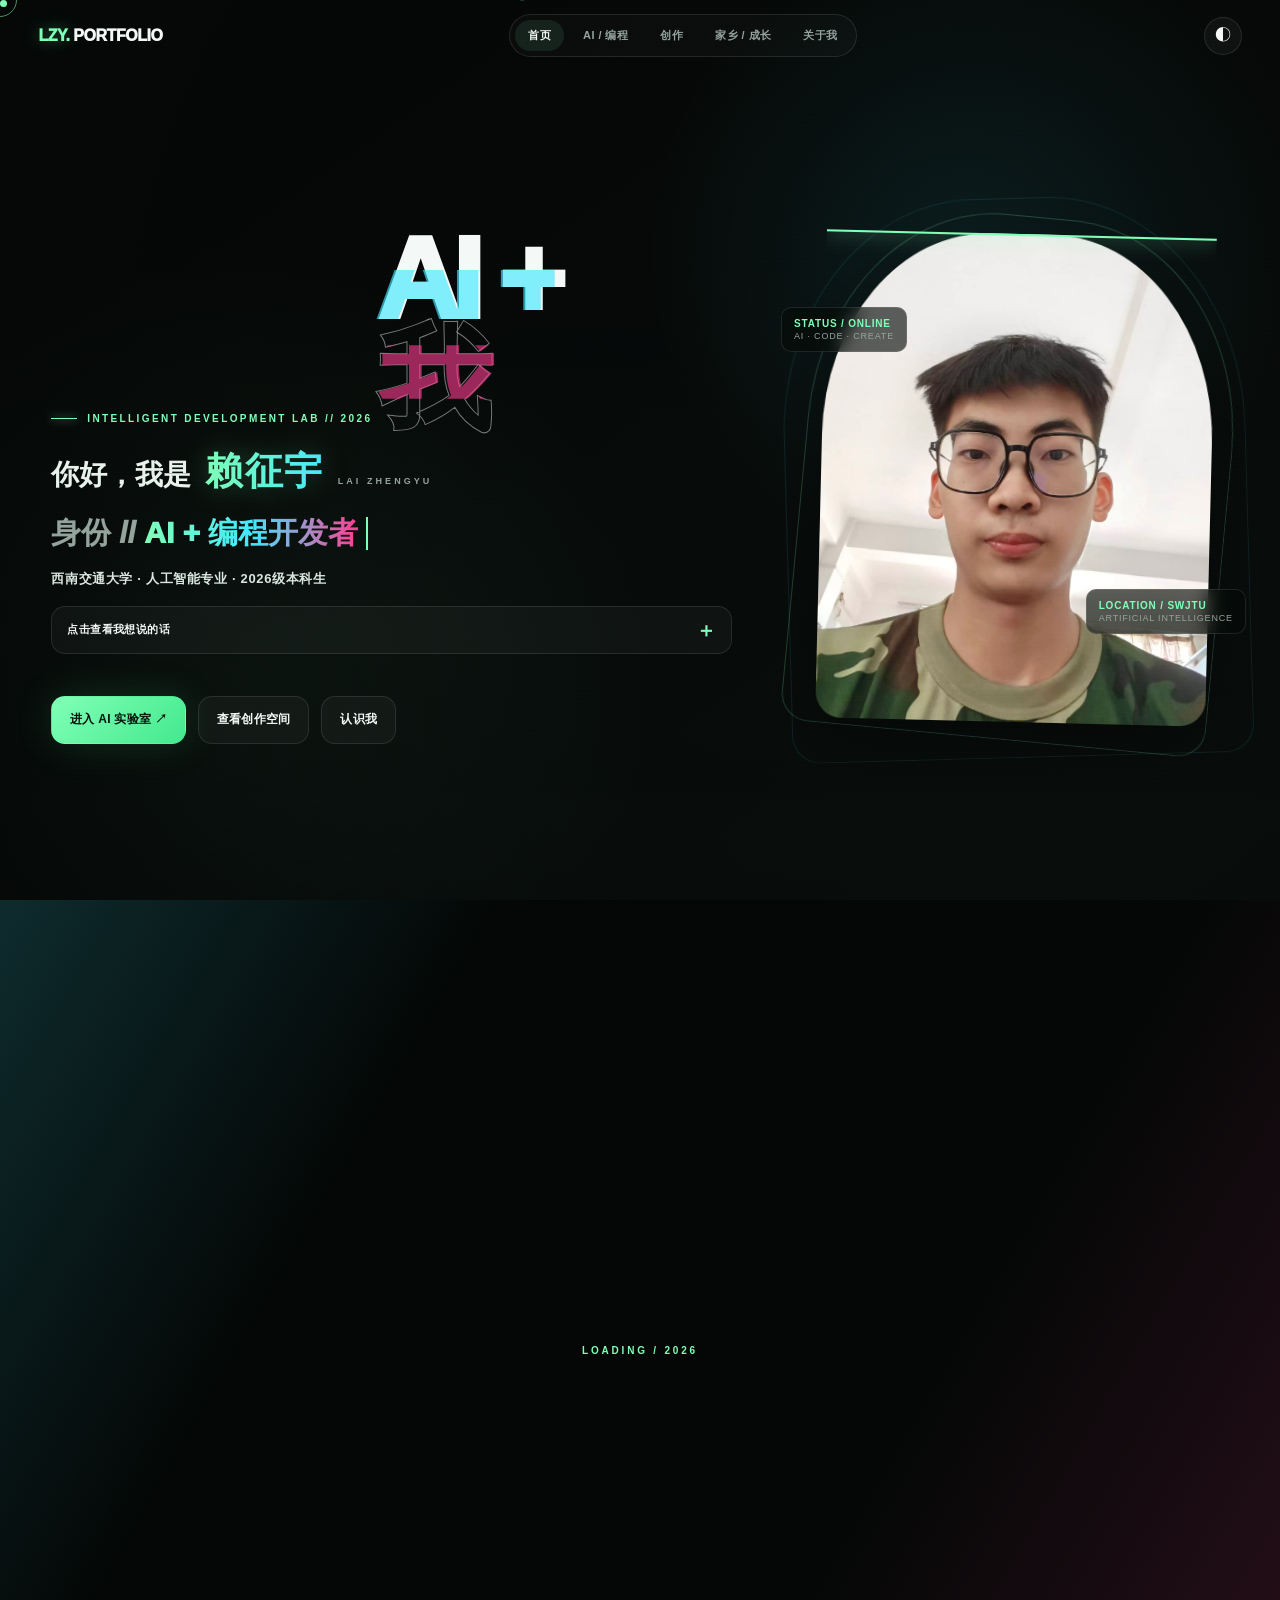
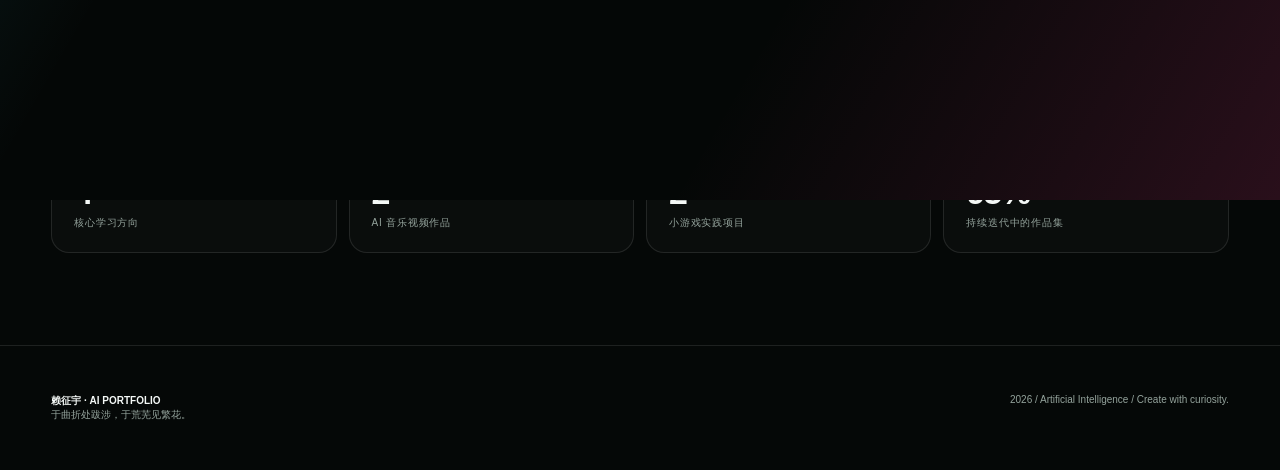
<file: index.html>
<!DOCTYPE html>
<html lang="zh-CN" data-theme="dark">
<head>
<meta charset="UTF-8">
<meta name="viewport" content="width=device-width,initial-scale=1,viewport-fit=cover">
<meta name="theme-color" content="#050807">
<meta name="description" content="赖征宇｜人工智能专业学生｜AI编程、自媒体创作、数学与持续学习个人作品集">
<title>赖征宇｜AI Portfolio</title>
<link rel="stylesheet" href="style.css?v=20260915">
</head>
<body>
<div class="page-transition"></div><div class="cursor-dot"></div><div class="cursor-ring"></div>
<nav class="nav"><div class="nav-inner">
  <a class="brand" href="index.html" data-transition><span class="mark">LZY.</span> PORTFOLIO</a>
  <div class="nav-links"><a class="active" href="index.html" data-transition>首页</a><a href="ai.html" data-transition>AI / 编程</a><a href="creation.html" data-transition>创作</a><a href="hometown.html" data-transition>家乡 / 成长</a><a href="about.html" data-transition>关于我</a></div>
  <div class="nav-actions"><button class="icon-btn" id="themeBtn" aria-label="切换主题">◐</button><button class="icon-btn menu-btn" aria-label="菜单">☰</button></div>
</div></nav>

<main>
<section class="hero photo-hero">
  <canvas class="matrix-canvas" id="matrix"></canvas><div class="hero-vignette"></div>
  <div class="container hero-grid">
    <div>
      <div class="eyebrow">Intelligent Development Lab // 2026</div>
      <h1 class="hero-title glitch auto" data-text="AI + 我">AI +<br><span class="outline">我</span></h1>
      <div class="hero-name">你好，我是 <b>赖征宇</b><span class="hero-name-en">LAI ZHENGYU</span></div>
      <div class="type-line"><span class="prefix">身份 //</span><span id="typed"></span><span class="caret"></span></div>
      <p class="hero-lead">西南交通大学 · 人工智能专业 · 2026级本科生</p>
      <div class="info-reveal compact">
        <button class="reveal-toggle" type="button" aria-expanded="false">点击查看我想说的话 <span>＋</span></button>
        <div class="reveal-panel"><p class="hero-copy">这里不是一份静态简历，而是一个持续更新的数字作品集：代码、AI 实验、数学基础、视频创作、音乐作品与运动都在这里汇合。我更希望用正在发生的作品和成长轨迹，而不是一串静态标签来介绍自己。</p></div>
      </div>
      <div class="hero-actions"><a class="btn primary" href="ai.html" data-transition>进入 AI 实验室 ↗</a><a class="btn" href="creation.html" data-transition>查看创作空间</a><a class="btn" href="about.html" data-transition>认识我</a></div>
    </div>
    <div class="hero-visual">
      <div class="portrait-shell tilt"><img src="头像.jpg" alt="赖征宇头像"><div class="scan"></div></div>
      <div class="hud one"><b>STATUS / ONLINE</b>AI · CODE · CREATE</div>
      <div class="hud two"><b>LOCATION / SWJTU</b>ARTIFICIAL INTELLIGENCE</div>
    </div>
  </div>
</section>

<div class="marquee"><div class="marquee-track"><span><b>AI DEVELOPMENT</b> · PYTHON · C LANGUAGE · VIBE CODING · MATHEMATICS · GENERATIVE AI · VIDEO CREATION · BADMINTON · </span><span><b>AI DEVELOPMENT</b> · PYTHON · C LANGUAGE · VIBE CODING · MATHEMATICS · GENERATIVE AI · VIDEO CREATION · BADMINTON · </span></div></div>

<section class="section"><div class="container">
  <div class="section-head reveal"><div><div class="kicker">Choose a Route</div><h2>四条线索，<br>认识同一个我。</h2></div><p>代码、创作、家乡与个人成长不是彼此割裂的标签。首页只提供入口，真正的故事留在各个空间里慢慢展开。</p></div>
  <div class="identity-grid four">
    <a class="card identity ai tilt reveal" href="ai.html" data-transition><span class="big-mark">01</span><div><span class="num">01 / DEVELOPMENT</span></div><div><h3>AI + 编程开发者</h3><p>AI 编程、数学成长、可运行小游戏与六项人工智能相关认证。</p></div><div class="go"><span>ENTER LAB</span><span>→</span></div></a>
    <a class="card identity media tilt reveal" href="creation.html" data-transition><span class="big-mark">02</span><div><span class="num">02 / CREATIVE MEDIA</span></div><div><h3>自媒体创作者</h3><p>AI 音乐、视频表达、互联网内容实践，以及不断被重新组织的创作兴趣。</p></div><div class="go"><span>ENTER STUDIO</span><span>→</span></div></a>
    <a class="card identity hometown tilt reveal" href="hometown.html" data-transition><span class="big-mark">03</span><div><span class="num">03 / ROOTS & GROWTH</span></div><div><h3>来自江西赣州</h3><p>赣南脐橙、古城风景与县城中学的起点：从“做题”走向“善用工具解决问题”。</p></div><div class="go"><span>BACK TO ROOTS</span><span>→</span></div></a>
    <a class="card identity about tilt reveal" href="about.html" data-transition><span class="big-mark">04</span><div><span class="num">04 / PERSONAL STORY</span></div><div><h3>学习者与行动者</h3><p>教育、英语、体育与长期主义；把好奇心变成持续行动。</p></div><div class="go"><span>READ STORY</span><span>→</span></div></a>
  </div>
</div></section>

<section class="section"><div class="container">
  <div class="stats reveal">
    <div class="stat"><b class="count" data-end="4">0</b><span>核心学习方向</span></div>
    <div class="stat"><b class="count" data-end="2">0</b><span>AI 音乐视频作品</span></div>
    <div class="stat"><b class="count" data-end="2">0</b><span>小游戏实践项目</span></div>
    <div class="stat"><b class="count" data-end="100" data-suffix="%">0</b><span>持续迭代中的作品集</span></div>
  </div>
</div></section>
</main>

<footer class="footer"><div class="container footer-inner"><div><b>赖征宇 · AI PORTFOLIO</b><br><span class="motto">于曲折处跋涉，于荒芜见繁花。</span></div><div>2026 / Artificial Intelligence / Create with curiosity.</div></div></footer>
<script src="app.js?v=20260915"></script>
</body></html>
</file>
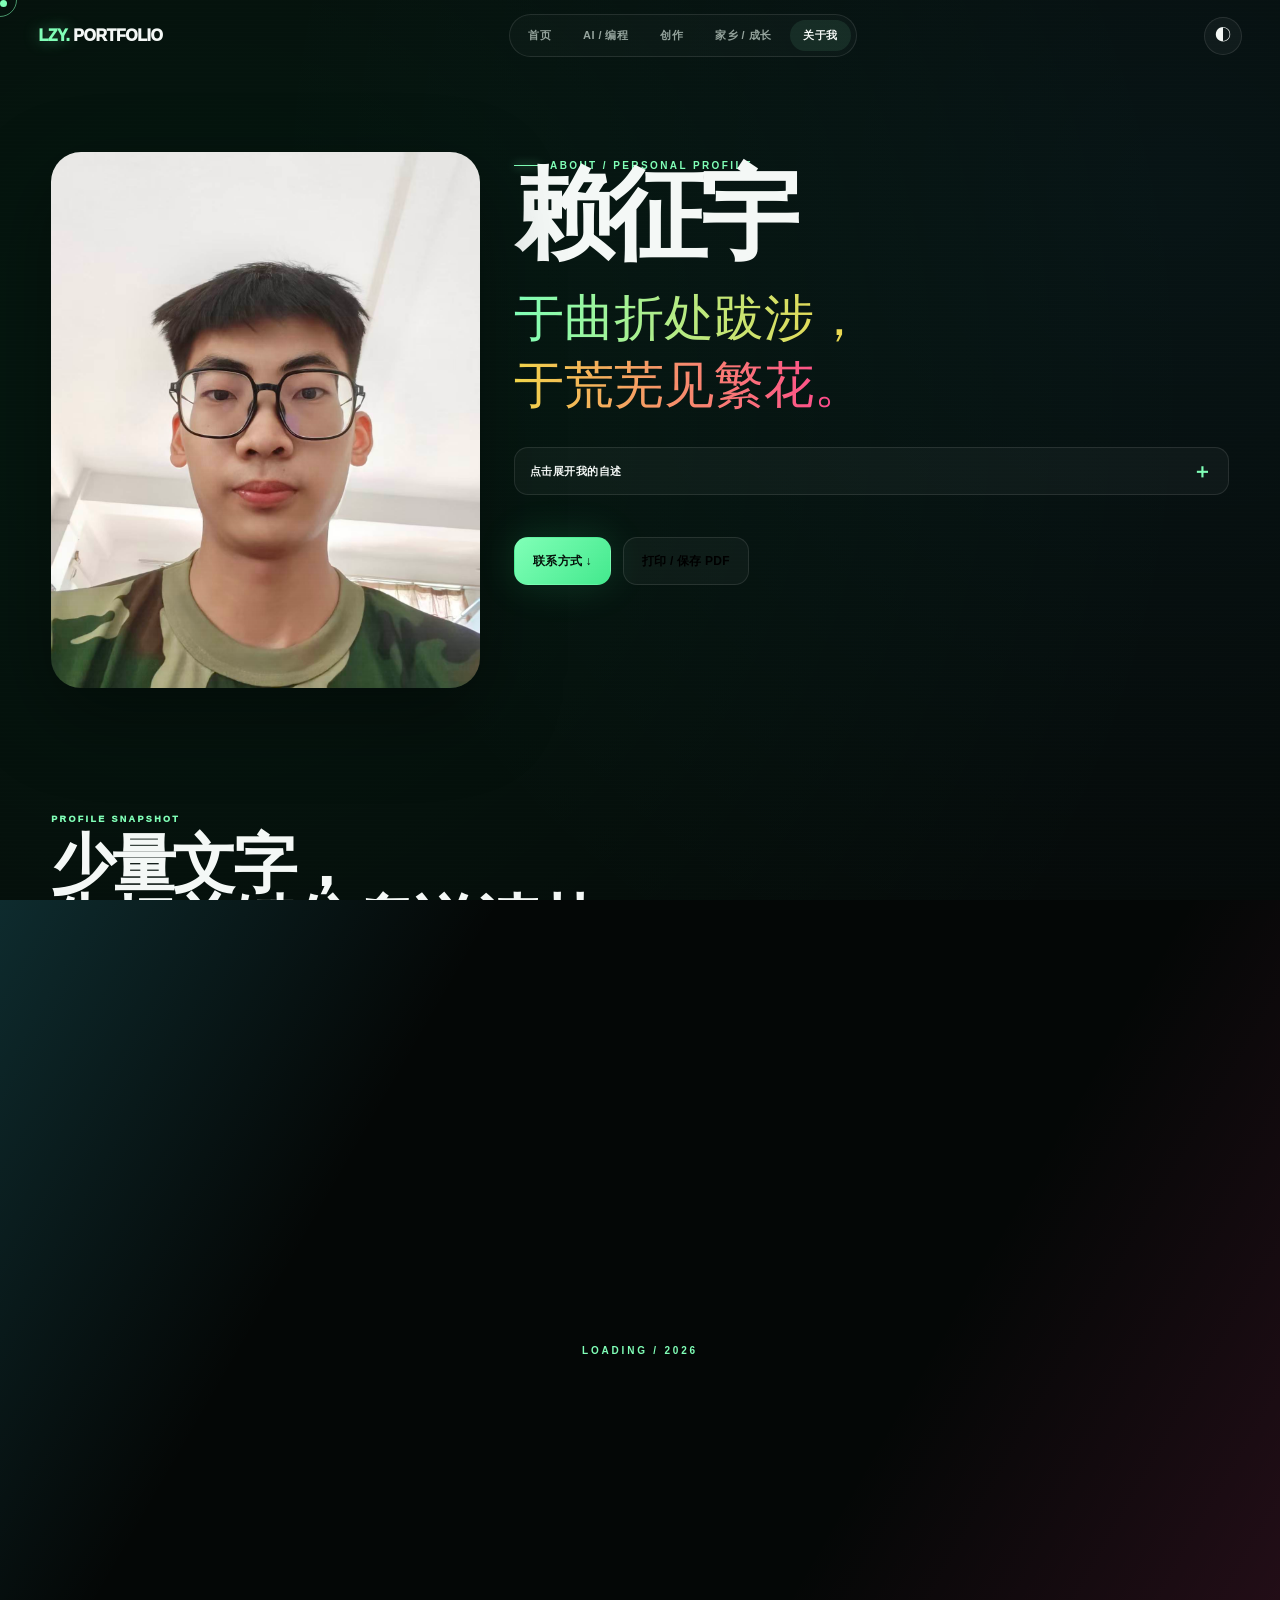
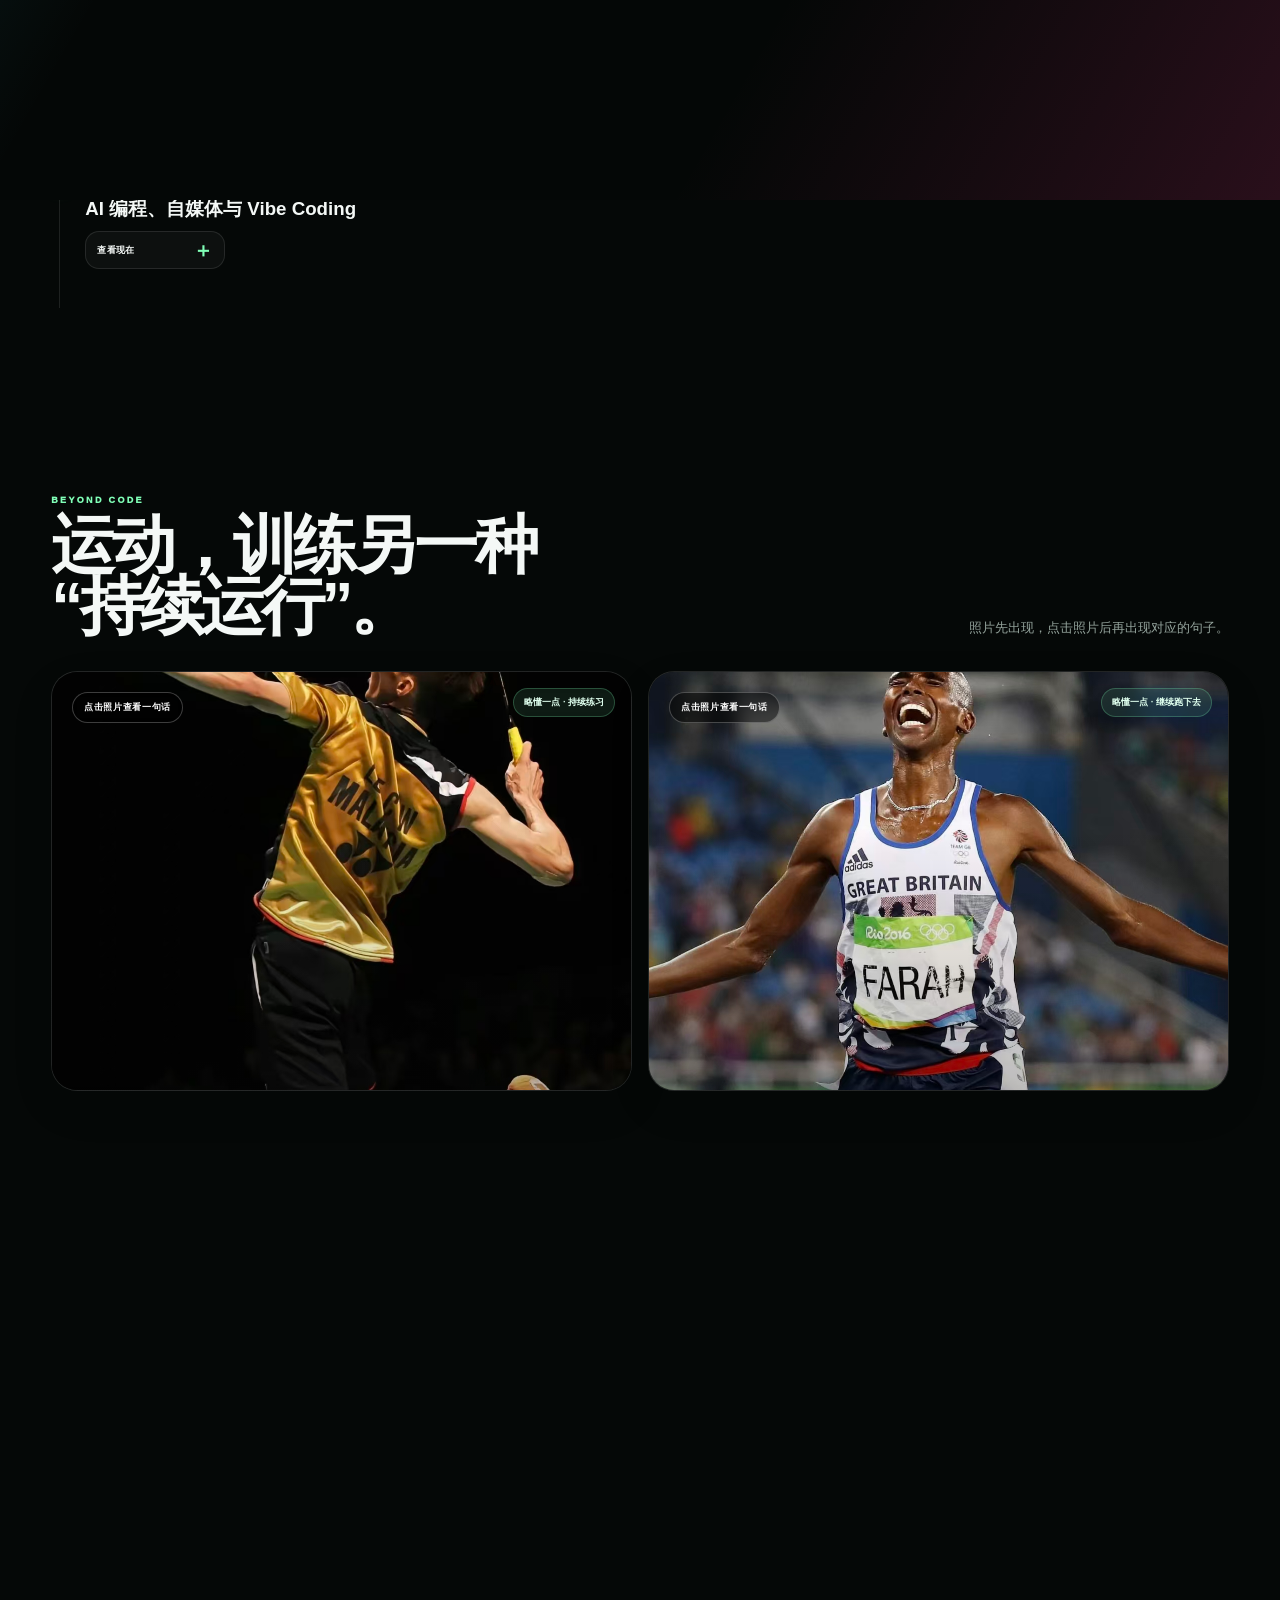
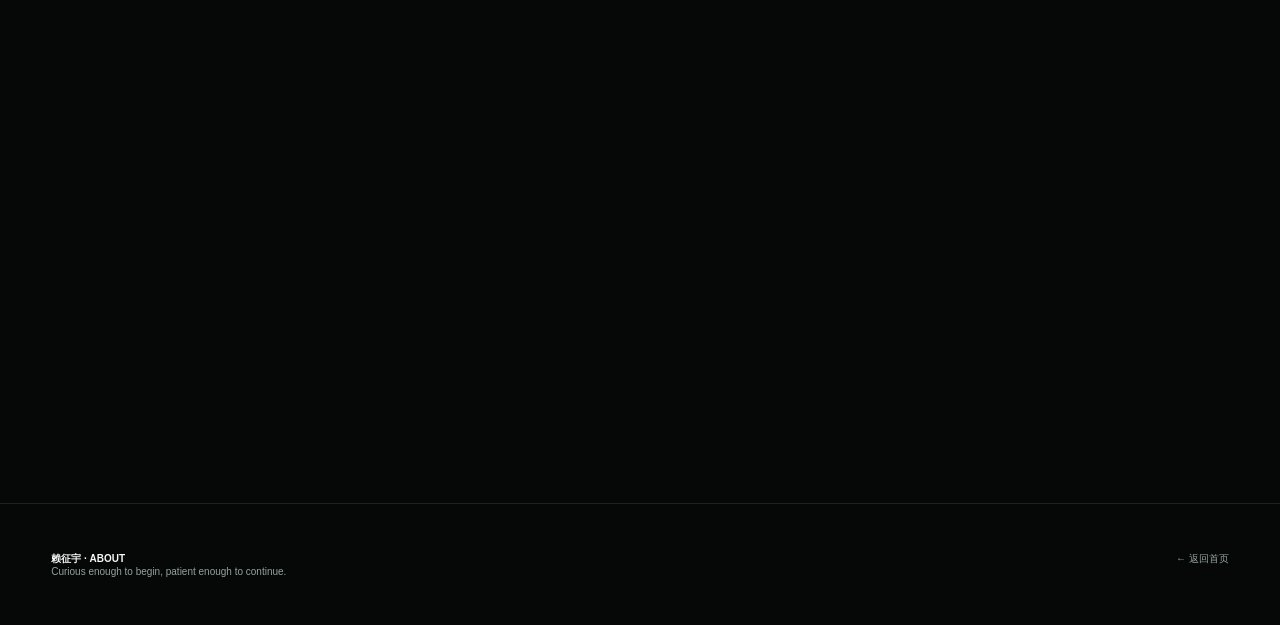
<file: about.html>
<!DOCTYPE html>
<html lang="zh-CN" data-theme="dark"><head><meta charset="UTF-8"><meta name="viewport" content="width=device-width,initial-scale=1,viewport-fit=cover"><meta name="theme-color" content="#050807"><title>关于我｜赖征宇</title><link rel="stylesheet" href="style.css?v=20260915"></head>
<body><div class="page-transition"></div><div class="cursor-dot"></div><div class="cursor-ring"></div><div class="site-toast" id="siteToast" role="status" aria-live="polite"></div>
<nav class="nav"><div class="nav-inner"><a class="brand" href="index.html" data-transition><span class="mark">LZY.</span> PORTFOLIO</a><div class="nav-links"><a href="index.html" data-transition>首页</a><a href="ai.html" data-transition>AI / 编程</a><a href="creation.html" data-transition>创作</a><a href="hometown.html" data-transition>家乡 / 成长</a><a class="active" href="about.html" data-transition>关于我</a></div><div class="nav-actions"><button class="icon-btn" id="themeBtn">◐</button><button class="icon-btn menu-btn">☰</button></div></div></nav>
<main>
<section class="section about-hero"><div class="container about-grid"><div class="about-photo reveal-left"><img src="头像.jpg" alt="赖征宇头像"></div><div class="reveal-right"><div class="eyebrow">About / Personal Profile</div><h1 class="about-name">赖征宇</h1><div class="about-quote motto">于曲折处跋涉，<br>于荒芜见繁花。</div><div class="info-reveal"><button class="reveal-toggle" type="button" aria-expanded="false">点击展开我的自述 <span>＋</span></button><div class="reveal-panel"><p class="hero-copy">西南交通大学人工智能专业 2026 级本科生。对新事物保持好奇与接纳，喜欢在已有框架之下探索新的可能性，也愿意主动寻找更高效率的工具完成创造性任务。我希望未来能够长期把热爱与汗水投入人工智能领域，把数学、代码、工程能力、AI 工具与创造力真正连接起来。</p></div></div><div class="hero-actions"><a class="btn primary" href="#contact">联系方式 ↓</a><button class="btn" id="printBtn">打印 / 保存 PDF</button></div></div></div></section>

<section class="section profile-snapshot"><div class="container"><div class="section-head reveal"><div><div class="kicker">Profile Snapshot</div><h2>少量文字，<br>先把关键信息说清楚。</h2></div><p>短信息直接呈现；需要解释的经历继续通过点击展开。</p></div><div class="profile-facts reveal"><div class="profile-fact"><small>EDUCATION</small><b>西南交通大学 · 人工智能 · 2026级</b></div><div class="profile-fact"><small>CODE</small><b>Python · C语言 · Web · Vibe Coding</b></div><div class="profile-fact"><small>MATH</small><b>微积分 · 线性代数前置探索</b></div><div class="profile-fact"><small>ENGLISH</small><b>词汇向六级扩展 · 学习过雅思课程</b></div><div class="profile-fact"><small>CREATE</small><b>视频创作 · AI辅助表达 · 互联网资源探索</b></div><div class="profile-fact"><small>SPORT</small><b>长跑 · 羽毛球</b></div></div></div></section>

<section class="section"><div class="container"><div class="section-head reveal"><div><div class="kicker">Education & Growth</div><h2>不是一条直线，<br>而是一条正在延伸的路径。</h2></div><p>时间线先显示关键节点；点击节点，再阅读详细想法。</p></div><div class="timeline reveal">
<div class="time-item"><small>2026.09 — 2030.06 / EXPECTED</small><h3>西南交通大学 · 人工智能专业</h3><div class="info-reveal timeline-reveal"><button class="reveal-toggle" type="button" aria-expanded="false">查看计划 <span>＋</span></button><div class="reveal-panel"><p>本科。计划系统学习高等数学、线性代数、概率统计、数据结构、机器学习、深度学习等课程，并通过项目建立工程能力。</p></div></div></div>
<div class="time-item"><small>PRE-UNIVERSITY</small><h3>数学与英语前置探索</h3><div class="info-reveal timeline-reveal"><button class="reveal-toggle" type="button" aria-expanded="false">查看经历 <span>＋</span></button><div class="reveal-panel"><p>高中阶段开始主动接触微积分、线性代数等内容；英语词汇量逐步向六级方向扩展，并学习过雅思课程。</p></div></div></div>
<div class="time-item"><small>NOW / CONTINUING</small><h3>AI 编程、自媒体与 Vibe Coding</h3><div class="info-reveal timeline-reveal"><button class="reveal-toggle" type="button" aria-expanded="false">查看现在 <span>＋</span></button><div class="reveal-panel"><p>学习 Python、C 语言、Web 前端；用 AI 进行代码生成、调试、创作与效率工具探索，偏爱 Vibe Coding 这类能提高创造效率的工作方式，同时保持视频与互联网内容创作实践。我的重点不是追逐工具本身，而是探索“框架之下还能发生什么”。</p></div></div></div>
</div></div></section>

<section class="section"><div class="container"><div class="section-head reveal"><div><div class="kicker">Beyond Code</div><h2>运动，训练另一种<br>“持续运行”。</h2></div><p>照片先出现，点击照片后再出现对应的句子。</p></div><div class="sports-grid"><div class="card sport story-click reveal-left" tabindex="0" role="button" aria-expanded="false"><img src="体育1.jpg" alt="羽毛球"><span class="sport-note">略懂一点 · 持续练习</span><span class="story-hint">点击照片查看一句话</span><q>即使失败，也要以最漂亮的姿态挥出下一拍。</q></div><div class="card sport story-click reveal-right" tabindex="0" role="button" aria-expanded="false"><img src="体育2.jpg" alt="长跑"><span class="sport-note">略懂一点 · 继续跑下去</span><span class="story-hint">点击照片查看一句话</span><q>当身体撑不住时，意志会带你杀出重围。</q></div></div></div></section>

<section class="section"><div class="container"><div class="card quote-image story-click reveal" tabindex="0" role="button" aria-expanded="false"><img src="名言1.jpg" alt="名言背景图" onerror="this.style.display='none'"><span class="story-hint quote-hint">点击图片查看我想说的话</span><blockquote>我将永远砥砺于粗粝的地表，面前是世界闻名的汪洋巨海，头顶的天空是一道磅礴的彩虹。</blockquote></div></div></section>

<section class="section" id="contact"><div class="container"><div class="section-head reveal"><div><div class="kicker">Contact</div><h2>保持联系。</h2></div><p>微信号点击即可复制；QQ 邮箱与 Gmail 点击即可发邮件。其余原有联系方式继续保留，不删除已有信息。</p></div><div class="contact-strip contact-four reveal"><button class="contact-cell" type="button" data-copy="laizhengyu081020"><small>WECHAT · 点击复制</small><b>laizhengyu081020</b></button><a class="contact-cell" href="mailto:338922331@qq.com"><small>QQ MAIL</small><b>338922331@qq.com</b></a><a class="contact-cell" href="mailto:lzy081020@gmail.com"><small>GOOGLE MAIL</small><b>lzy081020@gmail.com</b></a><a class="contact-cell" href="tel:19870414182"><small>PHONE</small><b>19870414182</b></a></div></div></section>
</main>
<footer class="footer"><div class="container footer-inner"><div><b>赖征宇 · ABOUT</b><br>Curious enough to begin, patient enough to continue.</div><a href="index.html" data-transition>← 返回首页</a></div></footer><script src="app.js?v=20260915"></script></body></html>
</file>
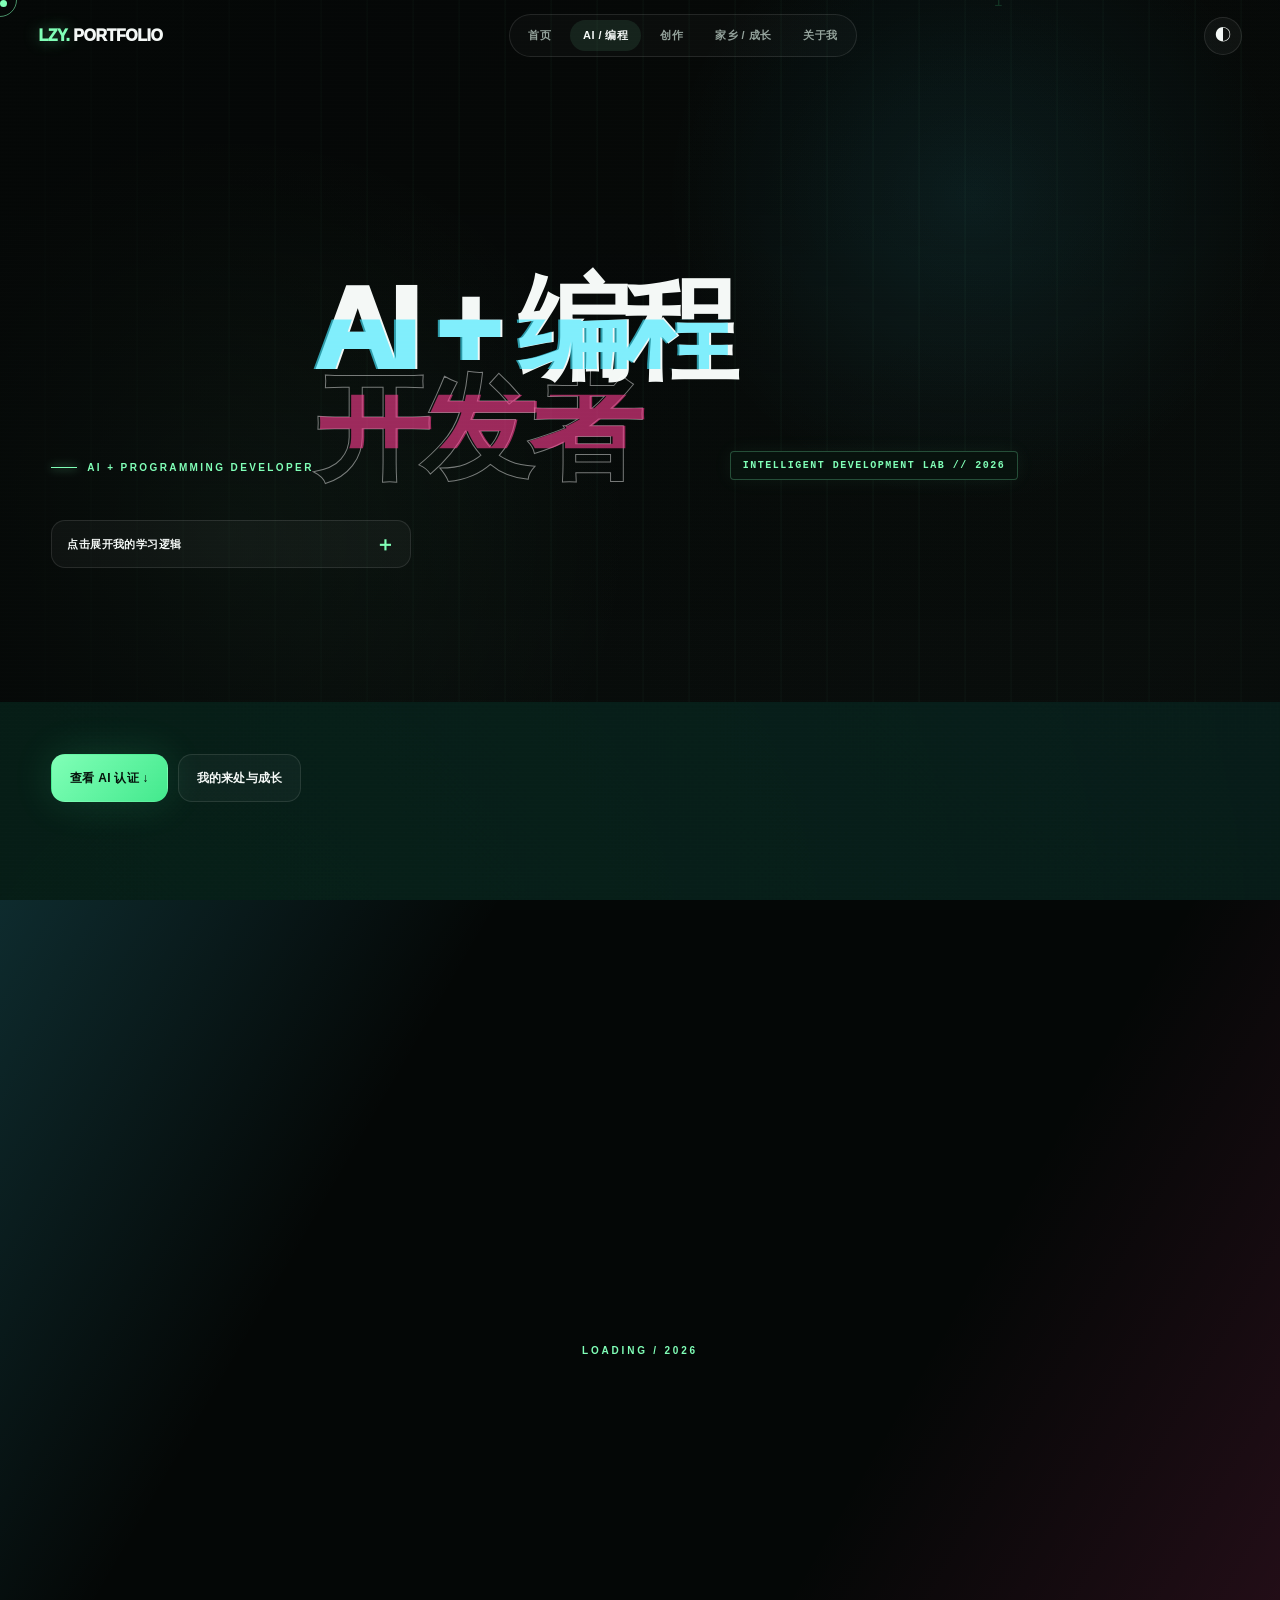
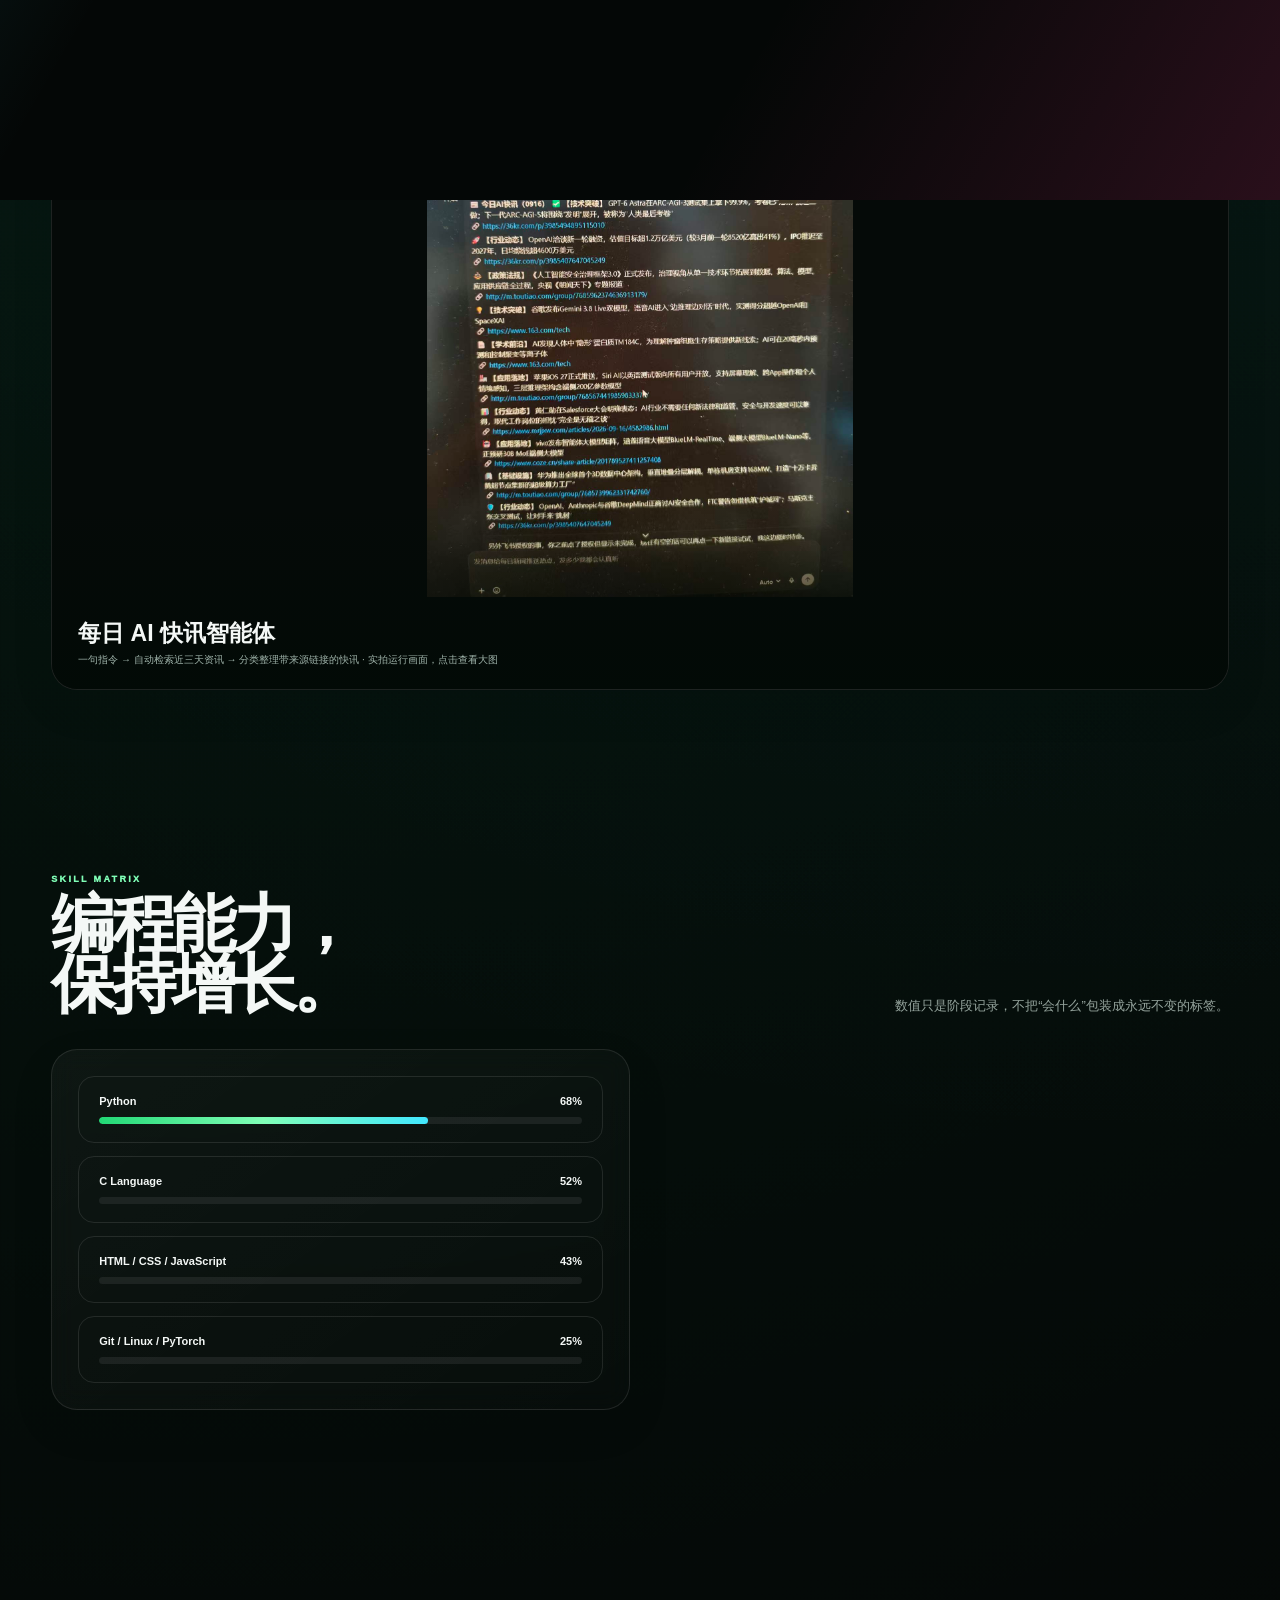
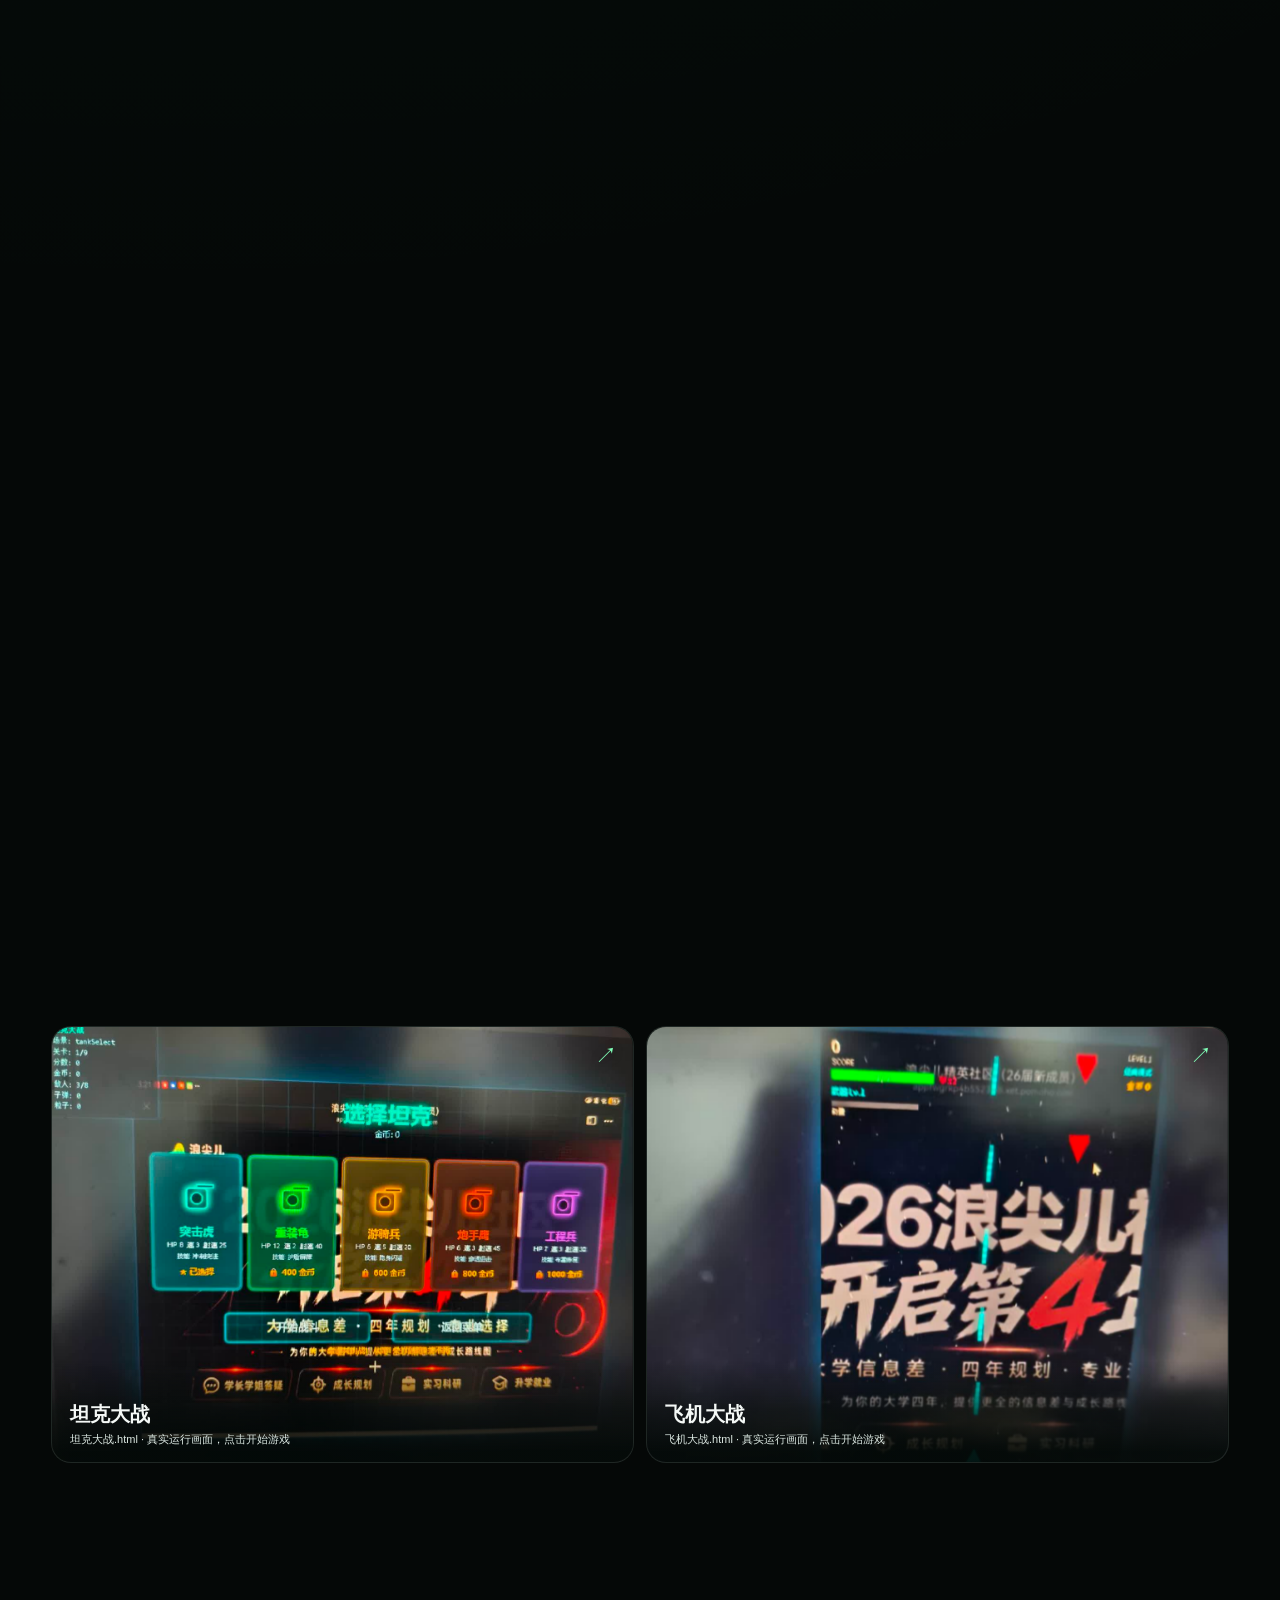
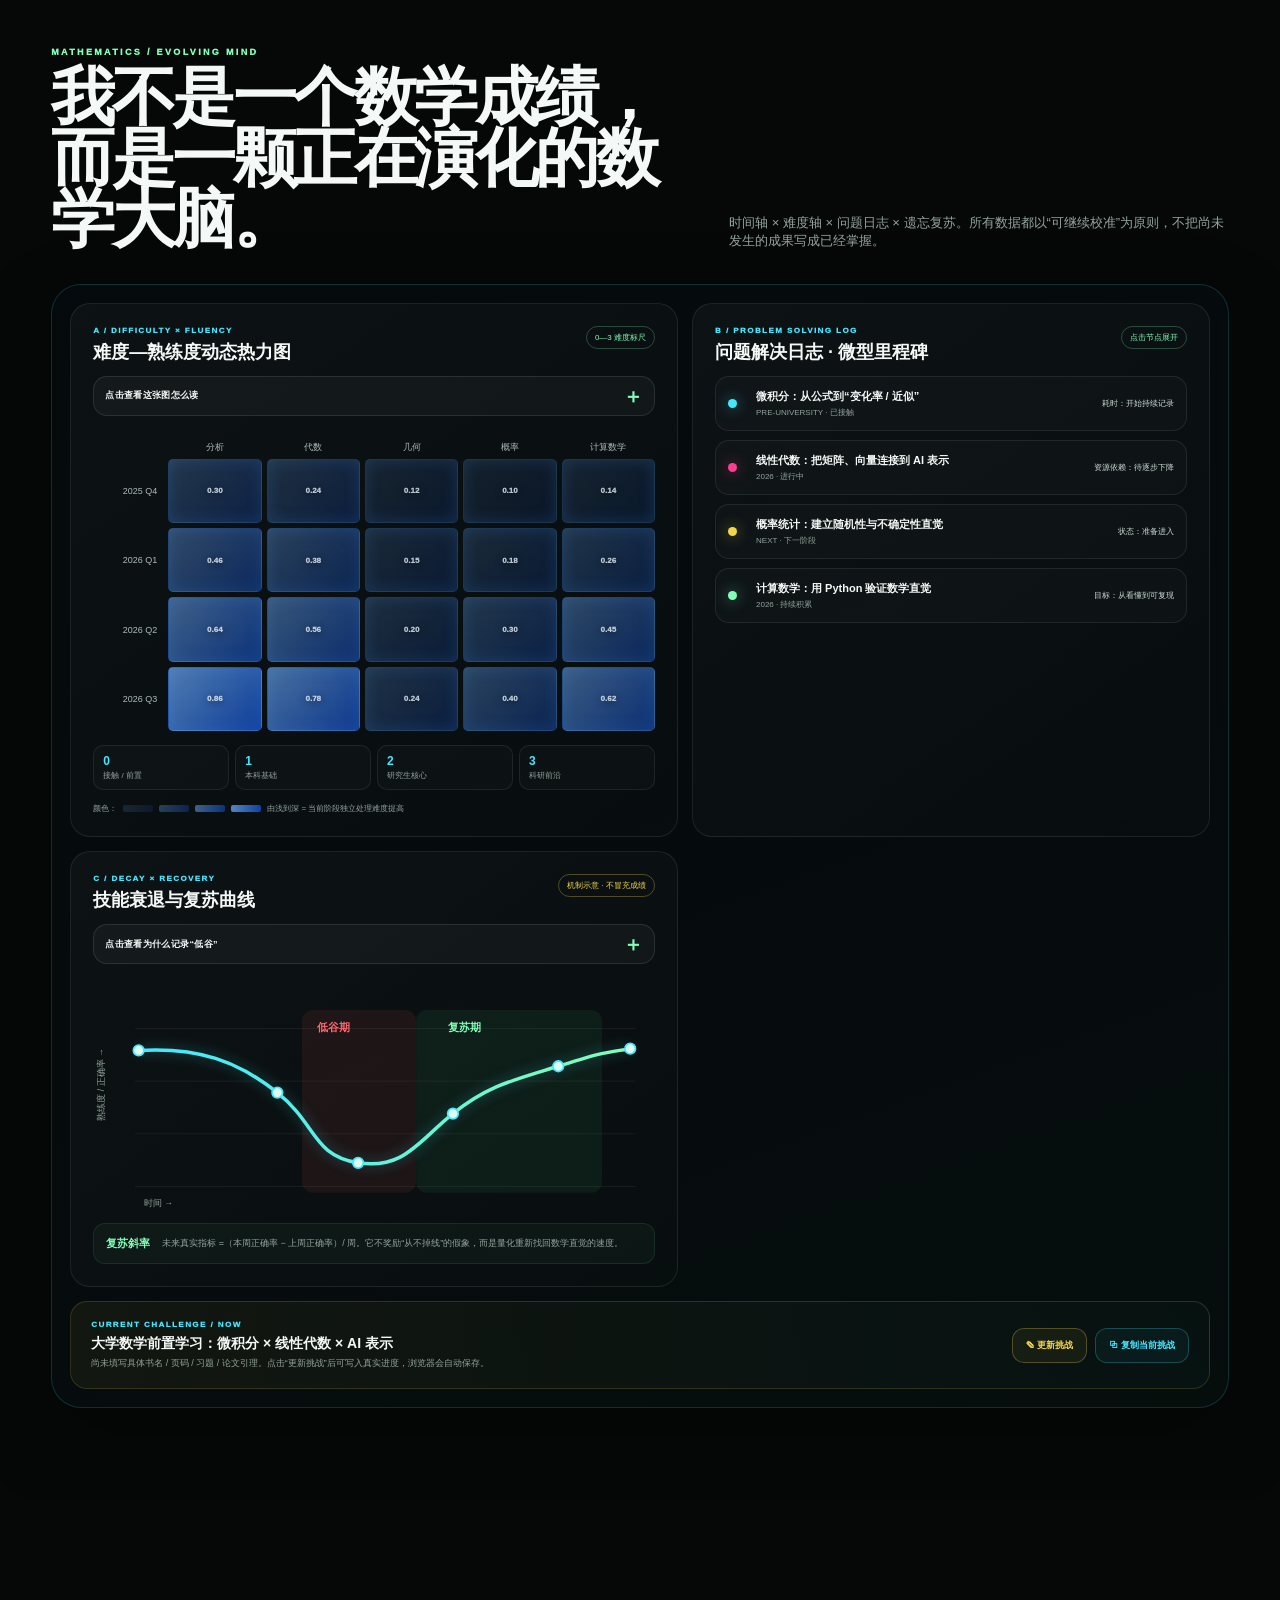
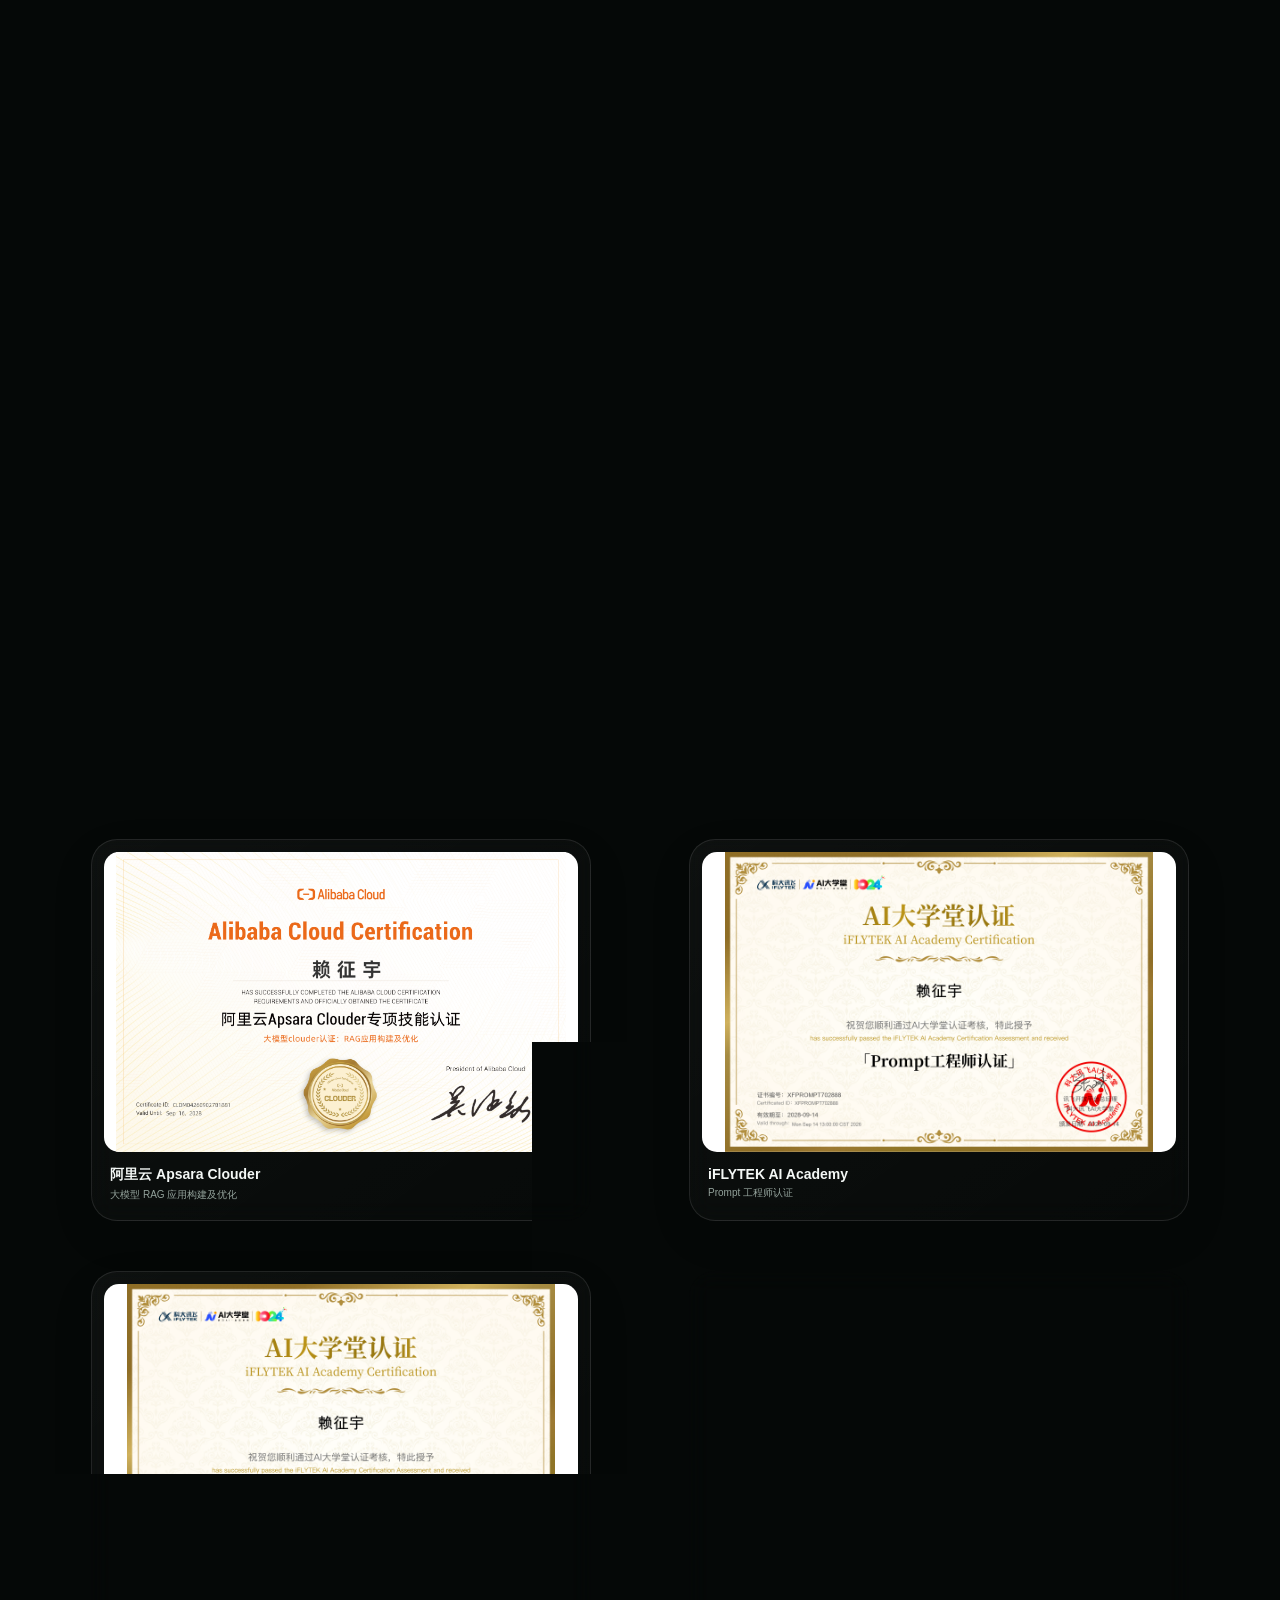
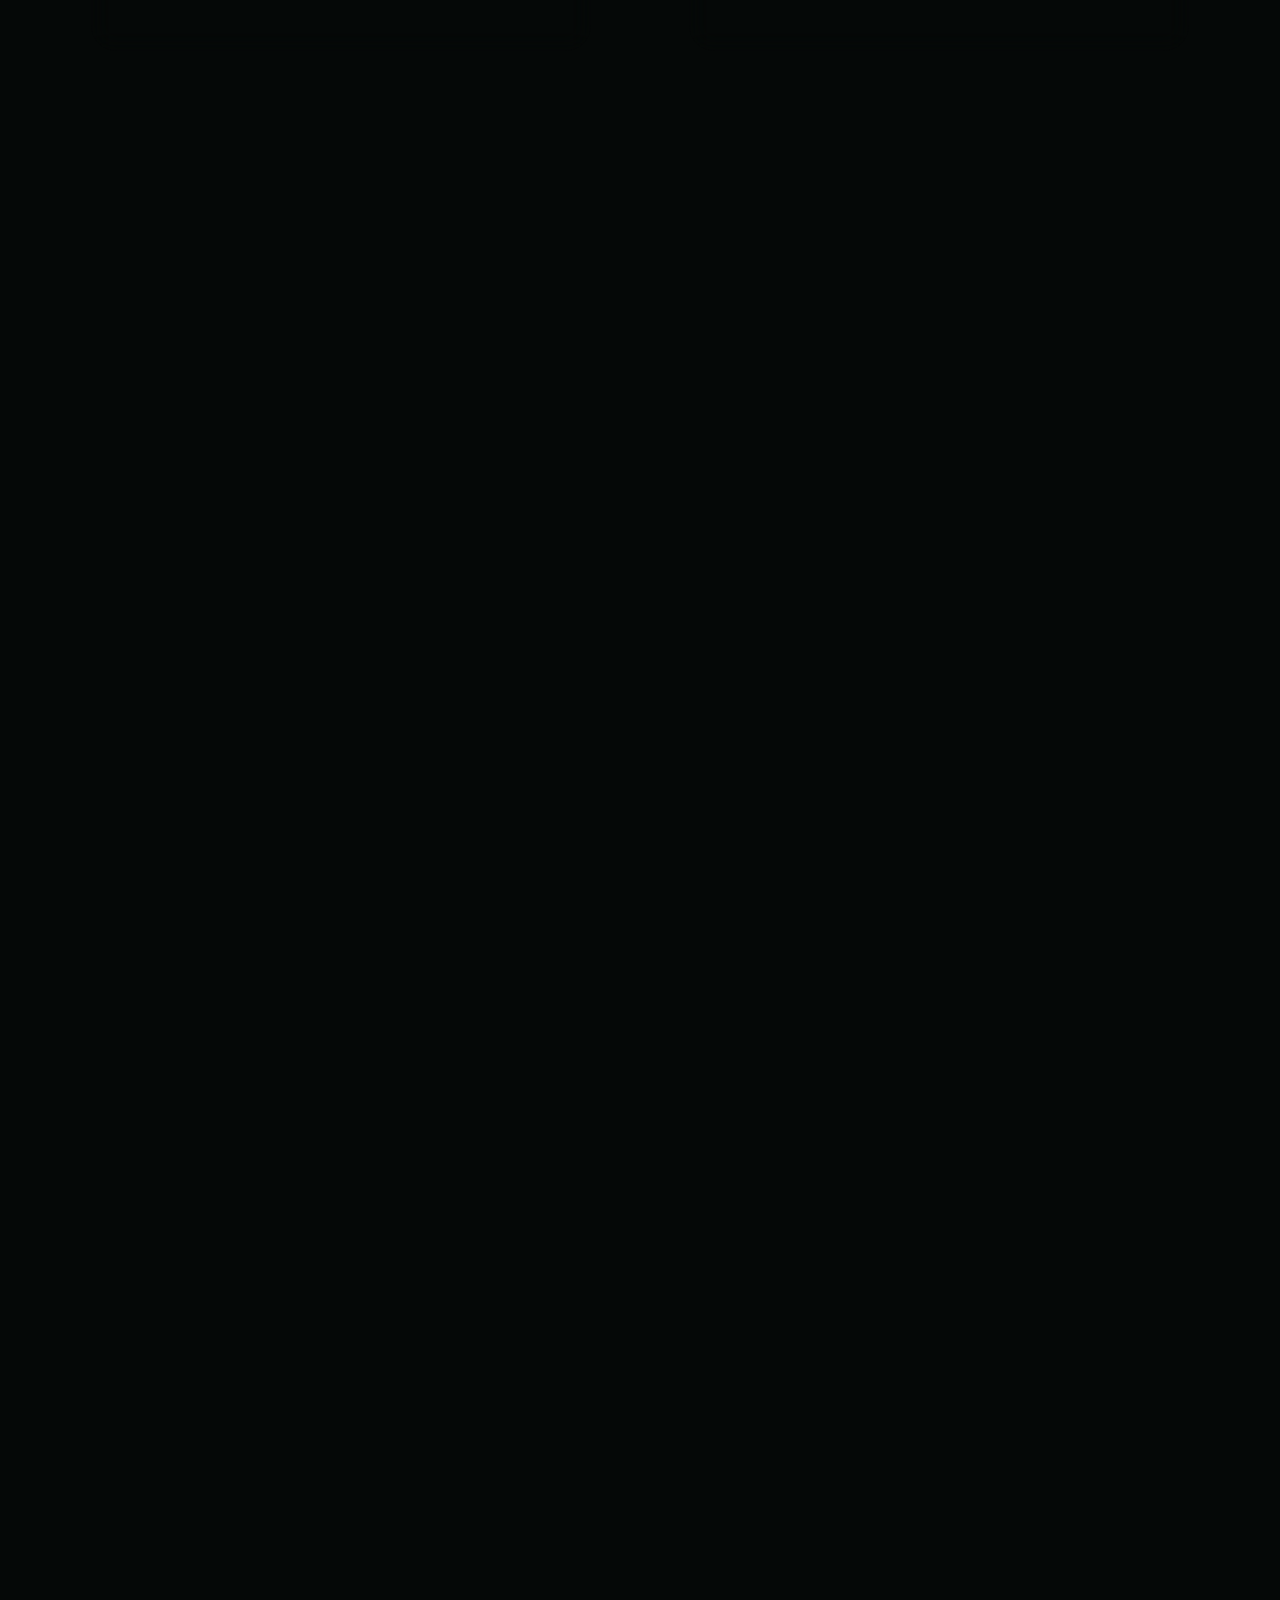
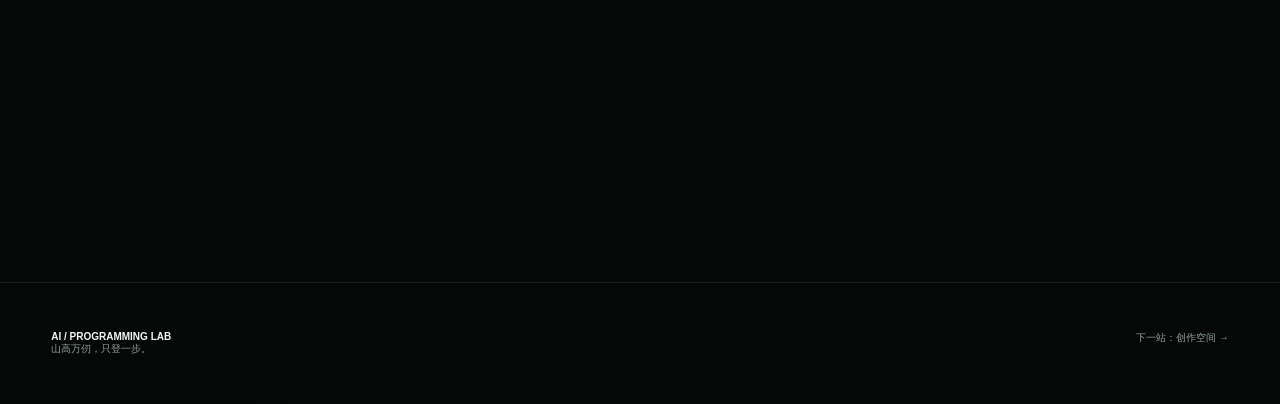
<file: ai.html>
<!DOCTYPE html>
<html lang="zh-CN" data-theme="dark">
<head><meta charset="UTF-8"><meta name="viewport" content="width=device-width,initial-scale=1,viewport-fit=cover"><meta name="theme-color" content="#050807"><title>AI + 编程｜赖征宇</title><link rel="stylesheet" href="style.css?v=20260917d"></head>
<body>
<div class="page-transition"></div><div class="cursor-dot"></div><div class="cursor-ring"></div><div class="site-toast" id="siteToast" role="status" aria-live="polite"></div>
<nav class="nav"><div class="nav-inner"><a class="brand" href="index.html" data-transition><span class="mark">LZY.</span> PORTFOLIO</a><div class="nav-links"><a href="index.html" data-transition>首页</a><a class="active" href="ai.html" data-transition>AI / 编程</a><a href="creation.html" data-transition>创作</a><a href="hometown.html" data-transition>家乡 / 成长</a><a href="about.html" data-transition>关于我</a></div><div class="nav-actions"><button class="icon-btn" id="themeBtn">◐</button><button class="icon-btn menu-btn">☰</button></div></div></nav>
<main>
<section class="page-hero photo-hero ai-photo-hero"><canvas class="matrix-canvas" id="matrix"></canvas><div class="code-rain"></div><div class="hero-vignette"></div><div class="container" style="position:relative;z-index:3"><div class="eyebrow">AI + Programming Developer</div><h1 class="hero-title glitch auto" data-text="AI + 编程开发者">AI + 编程<br><span class="outline">开发者</span></h1><div class="code-badge">INTELLIGENT DEVELOPMENT LAB // 2026</div><div class="info-reveal compact hero-reveal"><button class="reveal-toggle" type="button" aria-expanded="false">点击展开我的学习逻辑 <span>＋</span></button><div class="reveal-panel"><p class="hero-copy">我会借助 AI 和更高效率的工具快速验证创意，但更关注生成之后的理解、调试、重构与验证。对我来说，Vibe Coding 不是跳过基础，而是把重复劳动压缩，把更多精力留给创造、判断和“框架之下的可能性”。AI 是放大器，数学、代码与工程基础决定被放大的质量。</p></div></div></div></section>

<section class="section"><div class="container"><div class="mini-anchor-row reveal"><a class="btn primary" href="#certificates">查看 AI 认证 ↓</a><a class="btn" href="hometown.html" data-transition>我的来处与成长</a></div></div></section>

<section class="section"><div class="container"><div class="section-head reveal"><div><div class="kicker">AI Coding Practice</div><h2>从一句想法，<br>到可以运行。</h2></div><p>图片优先呈现作品，说明文字在需要时再展开，让页面更像作品集而不是长篇自述。</p></div>
<div class="ai-showcase"><div class="card image-card reveal-left"><img src="assets/ai-lab.svg" alt="AI编程成果展示"><div class="image-caption"><strong>AI 编程成果展示</strong><span>需求拆解 · 代码生成 · 调试 · 迭代</span></div></div><div class="card image-card reveal-right"><img src="assets/toolchain.svg" alt="AI实验展示"><div class="image-caption"><strong>AI 创作实验</strong><span>“山高万仞，只登一步。”</span></div></div><a class="card image-card image-card-shot reveal" href="ai-news-agent.jpg" target="_blank" rel="noopener"><img src="ai-news-agent.jpg" alt="每日AI快讯智能体运行实拍：接收一句指令后自动检索近三天AI资讯，并按技术突破、行业动态、政策法规等分类整理成带来源链接的快讯" loading="lazy"><div class="image-caption"><strong>每日 AI 快讯智能体</strong><span>一句指令 → 自动检索近三天资讯 → 分类整理带来源链接的快讯 · 实拍运行画面，点击查看大图</span></div></a></div></div></section>

<section class="section"><div class="container"><div class="section-head reveal"><div><div class="kicker">Skill Matrix</div><h2>编程能力，<br>保持增长。</h2></div><p>数值只是阶段记录，不把“会什么”包装成永远不变的标签。</p></div>
<div class="grid" style="grid-template-columns:1fr 1fr">
  <div class="card card-pad"><div class="skill-list">
    <div class="skill-row"><div class="skill-top"><b>Python</b><span>68%</span></div><div class="skill-track"><div class="skill-fill" style="--w:68%"></div></div></div>
    <div class="skill-row"><div class="skill-top"><b>C Language</b><span>52%</span></div><div class="skill-track"><div class="skill-fill" style="--w:52%"></div></div></div>
    <div class="skill-row"><div class="skill-top"><b>HTML / CSS / JavaScript</b><span>43%</span></div><div class="skill-track"><div class="skill-fill" style="--w:43%"></div></div></div>
    <div class="skill-row"><div class="skill-top"><b>Git / Linux / PyTorch</b><span>25%</span></div><div class="skill-track"><div class="skill-fill" style="--w:25%"></div></div></div>
  </div></div>
  <div class="card card-pad reveal"><div class="kicker">Learning Logic</div><h3 style="font-size:30px">会用 AI，<br>也要看懂 AI 写了什么。</h3><div class="info-reveal"><button class="reveal-toggle" type="button" aria-expanded="false">点击查看学习路线 <span>＋</span></button><div class="reveal-panel"><p>当前重点：Python 基础、C 语言、Web 前端、算法思维；后续逐步进入 NumPy、Pandas、数据结构、PyTorch 与机器学习。</p><ul><li>用小项目形成正反馈</li><li>从错误与调试中理解代码</li><li>把数学概念连接到机器学习</li><li>保持项目可运行、可解释、可复现</li></ul></div></div></div>
</div></div></section>

<section class="section" id="toolkit"><div class="container"><div class="section-head reveal"><div><div class="kicker">AI Toolkit / Daily Workflow</div><h2>工具是放大器，<br>我负责判断方向。</h2></div><p>不迷信工具数量，只留下真正融入日常的组合：从桌面效率到内容创作，再到 Agent 工作流与数据处理，AI 帮我压缩重复劳动，把时间留给思考与创造。</p></div>
<div class="toolkit-grid">
  <div class="card card-pad tool-card reveal"><div class="tool-num">01</div><h3>桌面效率插件组合</h3><p>把重复操作压到最短：<b>Listary</b> 全局秒搜文件、快速启动程序；<b>Snipaste</b> 截图、贴图钉屏、随手标注；网页图片一键提取，收集素材不用再一张张右键另存。</p><div class="tool-tags"><span>Listary</span><span>Snipaste</span><span>网页图片提取</span></div></div>
  <div class="card card-pad tool-card reveal"><div class="tool-num">02</div><h3>AI 沉淀个人知识库</h3><p>用 AI 把课堂笔记、资料和学习记录整理成可检索的知识库，支持跨文档归纳与问答式复习，让平时的积累随时能被调用。</p><div class="tool-tags"><span>笔记整理</span><span>语义检索</span><span>问答复习</span></div></div>
  <div class="card card-pad tool-card reveal"><div class="tool-num">03</div><h3>AI 做 PPT</h3><p>一句话生成大纲，再扩写为完整演示稿：排版、配图、演讲备注一体完成，我负责校准内容逻辑与视觉审美。</p><div class="tool-tags"><span>大纲生成</span><span>排版美化</span><span>演讲备注</span></div></div>
  <div class="card card-pad tool-card reveal"><div class="tool-num">04</div><h3>AI 自媒体文案</h3><p>从选题到成片脚本：标题钩子、口播稿、分镜文案都能生成与改写，同一内容快速适配抖音、公众号等不同平台的表达风格。</p><div class="tool-tags"><span>选题策划</span><span>口播脚本</span><span>多平台改写</span></div></div>
  <div class="card card-pad tool-card reveal"><div class="tool-num">05</div><h3>AI 开发 Agent 工作流</h3><p>在智能体平台上搭建多步骤工作流：任务拆解 → 工具调用 → 联网检索 → 自动执行，像搭积木一样编排重复事务。</p><div class="tool-tags"><span>任务拆解</span><span>工具调用</span><span>自动执行</span></div></div>
  <div class="card card-pad tool-card reveal"><div class="tool-num">06</div><h3>AI 处理 Excel</h3><p>看不懂的公式直接问，说清需求就能生成公式与函数；数据清洗、分类汇总、透视分析交给 AI，表格效率成倍提升。</p><div class="tool-tags"><span>公式生成</span><span>数据清洗</span><span>透视分析</span></div></div>
</div></div></section>

<section class="section"><div class="container"><div class="section-head reveal"><div><div class="kicker">Playable Projects</div><h2>不是截图，<br>点击就能玩。</h2></div><p>卡片上是两款本地 HTML 小游戏的真实运行画面，点击即可在浏览器里直接开玩。游戏文件已随网站一起打包，不依赖 localhost。</p></div><div class="game-grid"><a class="game-card tilt reveal" href="坦克大战.html" target="_blank" rel="noopener"><img src="编程2.jpg?v=2" alt="坦克大战真实运行画面：选择坦克界面，五辆坦克可选" loading="lazy"><div class="game-card-body"><b>坦克大战</b><p>坦克大战.html · 真实运行画面，点击开始游戏</p></div></a><a class="game-card tilt reveal" href="飞机大战.html" target="_blank" rel="noopener"><img src="编程1.jpg?v=2" alt="飞机大战真实运行画面：带分数与等级的射击关卡" loading="lazy"><div class="game-card-body"><b>飞机大战</b><p>飞机大战.html · 真实运行画面，点击开始游戏</p></div></a></div></div></section>

<section class="section math-section" id="math"><div class="container"><div class="section-head reveal"><div><div class="kicker">Mathematics / Evolving Mind</div><h2>我不是一个数学成绩，<br>而是一颗正在演化的数学大脑。</h2></div><p>时间轴 × 难度轴 × 问题日志 × 遗忘复苏。所有数据都以“可继续校准”为原则，不把尚未发生的成果写成已经掌握。</p></div>
<div class="math-dashboard reveal">
  <section class="math-module heatmap-module">
    <div class="math-module-head"><div><small>A / DIFFICULTY × FLUENCY</small><h3>难度—熟练度动态热力图</h3></div><span class="data-badge">0—3 难度标尺</span></div>
    <div class="info-reveal math-copy"><button class="reveal-toggle" type="button" aria-expanded="false">点击查看这张图怎么读 <span>＋</span></button><div class="reveal-panel"><p class="math-intro">横轴：分析、代数、几何、概率、计算数学；纵轴：季度。格子数字代表该阶段可独立处理问题的“难度等级”记录：1=本科基础，2=研究生核心，3=科研前沿。当前仍处大学前置阶段，所以数据刻意保持在 1 以下；颜色越深表示离下一个独立解决层级越近。</p></div></div>
    <div class="heatmap-wrap" aria-label="数学成长热力图">
      <div class="heatmap-corner"></div><div class="heatmap-col">分析</div><div class="heatmap-col">代数</div><div class="heatmap-col">几何</div><div class="heatmap-col">概率</div><div class="heatmap-col">计算数学</div>
      <div class="heatmap-row">2025 Q4</div>
      <button class="heat-cell" style="--v:.24" data-level="0.30" data-tip="分析 · 2025 Q4｜难度等级 0.30/3｜接触极限、导数等前置概念"></button><button class="heat-cell" style="--v:.20" data-level="0.24" data-tip="代数 · 2025 Q4｜难度等级 0.24/3｜矩阵与向量初步接触"></button><button class="heat-cell" style="--v:.13" data-level="0.12" data-tip="几何 · 2025 Q4｜难度等级 0.12/3｜基础保持"></button><button class="heat-cell" style="--v:.11" data-level="0.10" data-tip="概率 · 2025 Q4｜难度等级 0.10/3｜启蒙阶段"></button><button class="heat-cell" style="--v:.13" data-level="0.14" data-tip="计算数学 · 2025 Q4｜难度等级 0.14/3｜开始把数学与编程联系"></button>
      <div class="heatmap-row">2026 Q1</div>
      <button class="heat-cell" style="--v:.36" data-level="0.46" data-tip="分析 · 2026 Q1｜难度等级 0.46/3｜继续理解微积分概念与计算"></button><button class="heat-cell" style="--v:.31" data-level="0.38" data-tip="代数 · 2026 Q1｜难度等级 0.38/3｜矩阵、向量与线性变换前置探索"></button><button class="heat-cell" style="--v:.16" data-level="0.15" data-tip="几何 · 2026 Q1｜难度等级 0.15/3｜维持基础"></button><button class="heat-cell" style="--v:.17" data-level="0.18" data-tip="概率 · 2026 Q1｜难度等级 0.18/3｜开始建立随机性概念"></button><button class="heat-cell" style="--v:.23" data-level="0.26" data-tip="计算数学 · 2026 Q1｜难度等级 0.26/3｜用编程辅助理解数学"></button>
      <div class="heatmap-row">2026 Q2</div>
      <button class="heat-cell" style="--v:.50" data-level="0.64" data-tip="分析 · 2026 Q2｜难度等级 0.64/3｜微积分前置学习继续推进"></button><button class="heat-cell" style="--v:.44" data-level="0.56" data-tip="代数 · 2026 Q2｜难度等级 0.56/3｜线性代数前置学习继续推进"></button><button class="heat-cell" style="--v:.19" data-level="0.20" data-tip="几何 · 2026 Q2｜难度等级 0.20/3｜非当前主攻方向"></button><button class="heat-cell" style="--v:.25" data-level="0.30" data-tip="概率 · 2026 Q2｜难度等级 0.30/3｜进入基础概念学习"></button><button class="heat-cell" style="--v:.36" data-level="0.45" data-tip="计算数学 · 2026 Q2｜难度等级 0.45/3｜关注矩阵、向量、梯度与 AI 的连接"></button>
      <div class="heatmap-row">2026 Q3</div>
      <button class="heat-cell" style="--v:.67" data-level="0.86" data-tip="分析 · 2026 Q3｜难度等级 0.86/3｜目标：稳定进入本科基础入口"></button><button class="heat-cell" style="--v:.60" data-level="0.78" data-tip="代数 · 2026 Q3｜难度等级 0.78/3｜目标：形成线性代数基础框架"></button><button class="heat-cell" style="--v:.22" data-level="0.24" data-tip="几何 · 2026 Q3｜难度等级 0.24/3｜保持基础，不做虚高标注"></button><button class="heat-cell" style="--v:.32" data-level="0.40" data-tip="概率 · 2026 Q3｜难度等级 0.40/3｜逐步进入概率统计基础"></button><button class="heat-cell" style="--v:.48" data-level="0.62" data-tip="计算数学 · 2026 Q3｜难度等级 0.62/3｜通过 Python / AI 工具理解数值与向量表示"></button>
    </div>
    <div class="heat-scale" aria-label="数学难度等级说明"><span><b>0</b>接触 / 前置</span><span><b>1</b>本科基础</span><span><b>2</b>研究生核心</span><span><b>3</b>科研前沿</span></div>
    <div class="heat-legend"><span>颜色：</span><i style="--v:.14"></i><i style="--v:.30"></i><i style="--v:.50"></i><i style="--v:.72"></i><span>由浅到深 = 当前阶段独立处理难度提高</span></div>
  </section>

  <section class="math-module milestone-module">
    <div class="math-module-head"><div><small>B / PROBLEM SOLVING LOG</small><h3>问题解决日志 · 微型里程碑</h3></div><span class="data-badge">点击节点展开</span></div>
    <div class="milestone-list">
      <button class="milestone" type="button" aria-expanded="false"><span class="m-dot"></span><span class="m-main"><b>微积分：从公式到“变化率 / 近似”</b><small>PRE-UNIVERSITY · 已接触</small></span><span class="m-metric">耗时：开始持续记录</span><span class="m-detail">认知升级：不只记公式，而是追问极限、导数和积分为什么能描述变化。资源依赖：教材 / 课程 / AI 辅助。现在先建立日志基线，未来再比较“同类问题从多久缩短到多久”，不虚构 3 天→2 小时之类尚未记录的数据。</span></button>
      <button class="milestone" type="button" aria-expanded="false"><span class="m-dot"></span><span class="m-main"><b>线性代数：把矩阵、向量连接到 AI 表示</b><small>2026 · 进行中</small></span><span class="m-metric">资源依赖：待逐步下降</span><span class="m-detail">认知升级：从“会算矩阵”转向理解向量空间、线性变换与模型表示之间的联系。后续日志同时记录：独立解题耗时、是否需要查教材、是否需要 AI 提示、能否在不看参考的情况下复现思路。</span></button>
      <button class="milestone" type="button" aria-expanded="false"><span class="m-dot"></span><span class="m-main"><b>概率统计：建立随机性与不确定性直觉</b><small>NEXT · 下一阶段</small></span><span class="m-metric">状态：准备进入</span><span class="m-detail">计划把概率分布、期望、方差与机器学习中的预测和评价联系起来。这个节点暂时留空，等真正完成一次“认知升级”后再填入解决耗时与依赖度。</span></button>
      <button class="milestone" type="button" aria-expanded="false"><span class="m-dot"></span><span class="m-main"><b>计算数学：用 Python 验证数学直觉</b><small>2026 · 持续积累</small></span><span class="m-metric">目标：从看懂到可复现</span><span class="m-detail">认知升级：把矩阵、向量、函数图像、数值近似等概念转成可运行的小实验。未来重点记录“能否不依赖现成答案自行写出验证代码”，把编程变成数学理解的第二种语言。</span></button>
    </div>
  </section>

  <section class="math-module recovery-module">
    <div class="math-module-head"><div><small>C / DECAY × RECOVERY</small><h3>技能衰退与复苏曲线</h3></div><span class="data-badge demo">机制示意 · 不冒充成绩</span></div>
    <div class="info-reveal math-copy"><button class="reveal-toggle" type="button" aria-expanded="false">点击查看为什么记录“低谷” <span>＋</span></button><div class="reveal-panel"><p class="math-intro">数学能力会遗忘，真正值得追踪的是“多久能找回来”。目前还没有足够长期的真实准确率数据，所以曲线明确标为机制示意；以后可选一个专题（如微积分基础题），按周记录正确率与重练时间，再计算复苏斜率。</p></div></div>
    <div class="recovery-chart" aria-label="技能衰退与复苏机制示意图">
      <svg viewBox="0 0 640 260" role="img" aria-label="示意：能力在间隔后下降，再通过复习逐步恢复">
        <defs><linearGradient id="lineGlow" x1="0" x2="1"><stop offset="0" stop-color="#42e8ff"/><stop offset="1" stop-color="#80ffb7"/></linearGradient></defs>
        <g class="chart-grid"><line x1="48" y1="45" x2="618" y2="45"/><line x1="48" y1="105" x2="618" y2="105"/><line x1="48" y1="165" x2="618" y2="165"/><line x1="48" y1="225" x2="618" y2="225"/></g>
        <rect x="238" y="24" width="130" height="208" rx="12" class="low-zone"/><rect x="368" y="24" width="212" height="208" rx="12" class="recovery-zone"/>
        <path class="recovery-path" d="M52 70 C120 66 165 82 210 118 S250 190 302 198 S370 174 410 142 S478 104 530 88 S575 74 612 68"/>
        <g class="chart-point"><circle tabindex="0" cx="52" cy="70" r="6" data-tip="稳定期：形成可复用的基础方法"/><circle tabindex="0" cx="210" cy="118" r="6" data-tip="间隔后：准确率 / 熟练度出现下降"/><circle tabindex="0" cx="302" cy="198" r="6" data-tip="低谷：真实记录遗忘，而不是隐藏它"/><circle tabindex="0" cx="410" cy="142" r="6" data-tip="复苏：重新练习后逐步找回方法"/><circle tabindex="0" cx="530" cy="88" r="6" data-tip="恢复接近原水平：开始计算每周回升幅度"/><circle tabindex="0" cx="612" cy="68" r="6" data-tip="新的稳定期：比较下一次恢复速度是否更快"/></g>
        <text x="255" y="48" class="zone-label">低谷期</text><text x="404" y="48" class="zone-label green">复苏期</text><text x="58" y="247" class="axis-label">时间 →</text><text x="13" y="150" class="axis-label" transform="rotate(-90 13 150)">熟练度 / 正确率 →</text>
      </svg>
      <div class="recovery-metric"><b>复苏斜率</b><span>未来真实指标 =（本周正确率 − 上周正确率）/ 周。它不奖励“从不掉线”的假象，而是量化重新找回数学直觉的速度。</span></div>
    </div>
  </section>

  <section class="current-challenge" id="currentChallenge">
    <div><small>CURRENT CHALLENGE / NOW <em id="challengeUpdated"></em></small><b id="challengeTitle">大学数学前置学习：微积分 × 线性代数 × AI 表示</b><span id="challengeProgress">尚未填写具体书名 / 页码 / 习题 / 论文引理。点击“更新挑战”后可写入真实进度，浏览器会自动保存。</span></div>
    <div class="challenge-actions"><button class="challenge-pulse" id="editChallenge" type="button">✎ 更新挑战</button><button class="challenge-copy" id="copyChallenge" type="button">⧉ 复制当前挑战</button></div>
  </section>
</div></div></section>

<section class="section" id="certificates"><div class="container"><div class="section-head reveal"><div><div class="kicker">Certificates / Evidence</div><h2>AI 学习认证，<br>把阶段成果留下来。</h2></div><p>证书不是终点，只记录我在大模型、Prompt 工程、智能体应用与 AI 训练相关方向上的阶段性学习。点击任意证书可查看大图。</p></div>
<div class="cert-note card reveal"><div class="cert-note-kicker">我的学习观 // Learning to Learn</div><p>备考这些证书，让我系统走过 <b>Prompt、微调、RAG、AIGC</b>；但比技术更重要的收获，是一套从底层原理到应用边界、从“怎么用”到“为什么这样用”的 AI 通识框架。</p><p>学习不是被动接收，而是主动搭建自己的认知框架——技术会过时，好的学习方法不会。</p><p class="cert-note-sign">我想做那个先跑一步、再回头拉大家一把的人，和每个人一起，从“会用”走向“理解”。</p></div>
<div class="cert-grid cert-grid-six">
  <figure class="card cert reveal cert-item"><button class="cert-open" type="button"><img src="cert-alicloud-content.jpeg" alt="阿里云 Clouder：利用大模型提升内容生产能力"></button><figcaption><b>阿里云 Apsara Clouder</b><span>利用大模型提升内容生产能力</span></figcaption></figure>
  <figure class="card cert reveal cert-item"><button class="cert-open" type="button"><img src="cert-alicloud-agent.jpeg" alt="阿里云 Clouder：基于百炼平台构建智能体应用"></button><figcaption><b>阿里云 Apsara Clouder</b><span>基于百炼平台构建智能体应用</span></figcaption></figure>
  <figure class="card cert reveal cert-item"><button class="cert-open" type="button"><img src="cert-alicloud-rag.png" alt="阿里云 Clouder：大模型 RAG 应用构建及优化"></button><figcaption><b>阿里云 Apsara Clouder</b><span>大模型 RAG 应用构建及优化</span></figcaption></figure>
  <figure class="card cert reveal cert-item"><button class="cert-open" type="button"><img src="cert-iflytek-academy.png" alt="科大讯飞 AI 大学堂 Prompt 工程师认证"></button><figcaption><b>iFLYTEK AI Academy</b><span>Prompt 工程师认证</span></figcaption></figure>
  <figure class="card cert reveal cert-item"><button class="cert-open" type="button"><img src="cert-iflytek-agent.png" alt="科大讯飞 AI 大学堂智能体工程师认证"></button><figcaption><b>iFLYTEK AI Academy</b><span>智能体工程师认证</span></figcaption></figure>
  <figure class="card cert reveal cert-item"><button class="cert-open" type="button"><img src="cert-iflytek-finetune.png" alt="科大讯飞 AI 大学堂微调工程师认证"></button><figcaption><b>iFLYTEK AI Academy</b><span>微调工程师认证</span></figcaption></figure>
  <figure class="card cert reveal cert-item"><button class="cert-open" type="button"><img src="cert-iflytek-rag.png" alt="科大讯飞 AI 大学堂 RAG 工程师认证"></button><figcaption><b>iFLYTEK AI Academy</b><span>RAG 工程师认证</span></figcaption></figure>
  <figure class="card cert reveal cert-item"><button class="cert-open" type="button"><img src="cert-datawhale.png" alt="Datawhale Prompt Engineer 认证"></button><figcaption><b>Datawhale × 讯飞星火</b><span>Prompt Engineer</span></figcaption></figure>
  <figure class="card cert reveal cert-item"><button class="cert-open" type="button"><img src="cert-datawhale-finetune.png" alt="Datawhale × 讯飞星辰 Fine-tuning Engineer 认证"></button><figcaption><b>Datawhale × 讯飞星辰</b><span>Fine-tuning Engineer</span></figcaption></figure>
  <figure class="card cert reveal cert-item"><button class="cert-open" type="button"><img src="cert-datawhale-agent-ant.png" alt="Datawhale × 蚂蚁百宝箱 Agent Engineer 认证"></button><figcaption><b>Datawhale × 蚂蚁百宝箱</b><span>Agent Engineer</span></figcaption></figure>
  <figure class="card cert reveal cert-item"><button class="cert-open" type="button"><img src="cert-datawhale-agent-modelscope.png" alt="ModelScope 魔搭 × Datawhale Agent Engineer 认证"></button><figcaption><b>ModelScope 魔搭 × Datawhale</b><span>Agent Engineer</span></figcaption></figure>
  <figure class="card cert reveal cert-item"><button class="cert-open" type="button"><img src="cert-ai-trainer-junior.jpg" alt="人工智能训练师初级证书"></button><figcaption><b>人工智能训练师</b><span>初级培训课程认证</span></figcaption></figure>
  <figure class="card cert reveal cert-item"><button class="cert-open" type="button"><img src="cert-ai-trainer-advanced.jpg" alt="人工智能训练师高级证书"></button><figcaption><b>人工智能训练师</b><span>高级培训课程认证</span></figcaption></figure>
</div></div></section>
<div class="cert-lightbox" id="certLightbox" aria-hidden="true"><button type="button" class="cert-close" aria-label="关闭">×</button><img alt="证书大图"></div>
</main>
<footer class="footer"><div class="container footer-inner"><div><b>AI / PROGRAMMING LAB</b><br>山高万仞，只登一步。</div><a href="creation.html" data-transition>下一站：创作空间 →</a></div></footer><script src="app.js?v=20260917"></script></body></html>
</file>
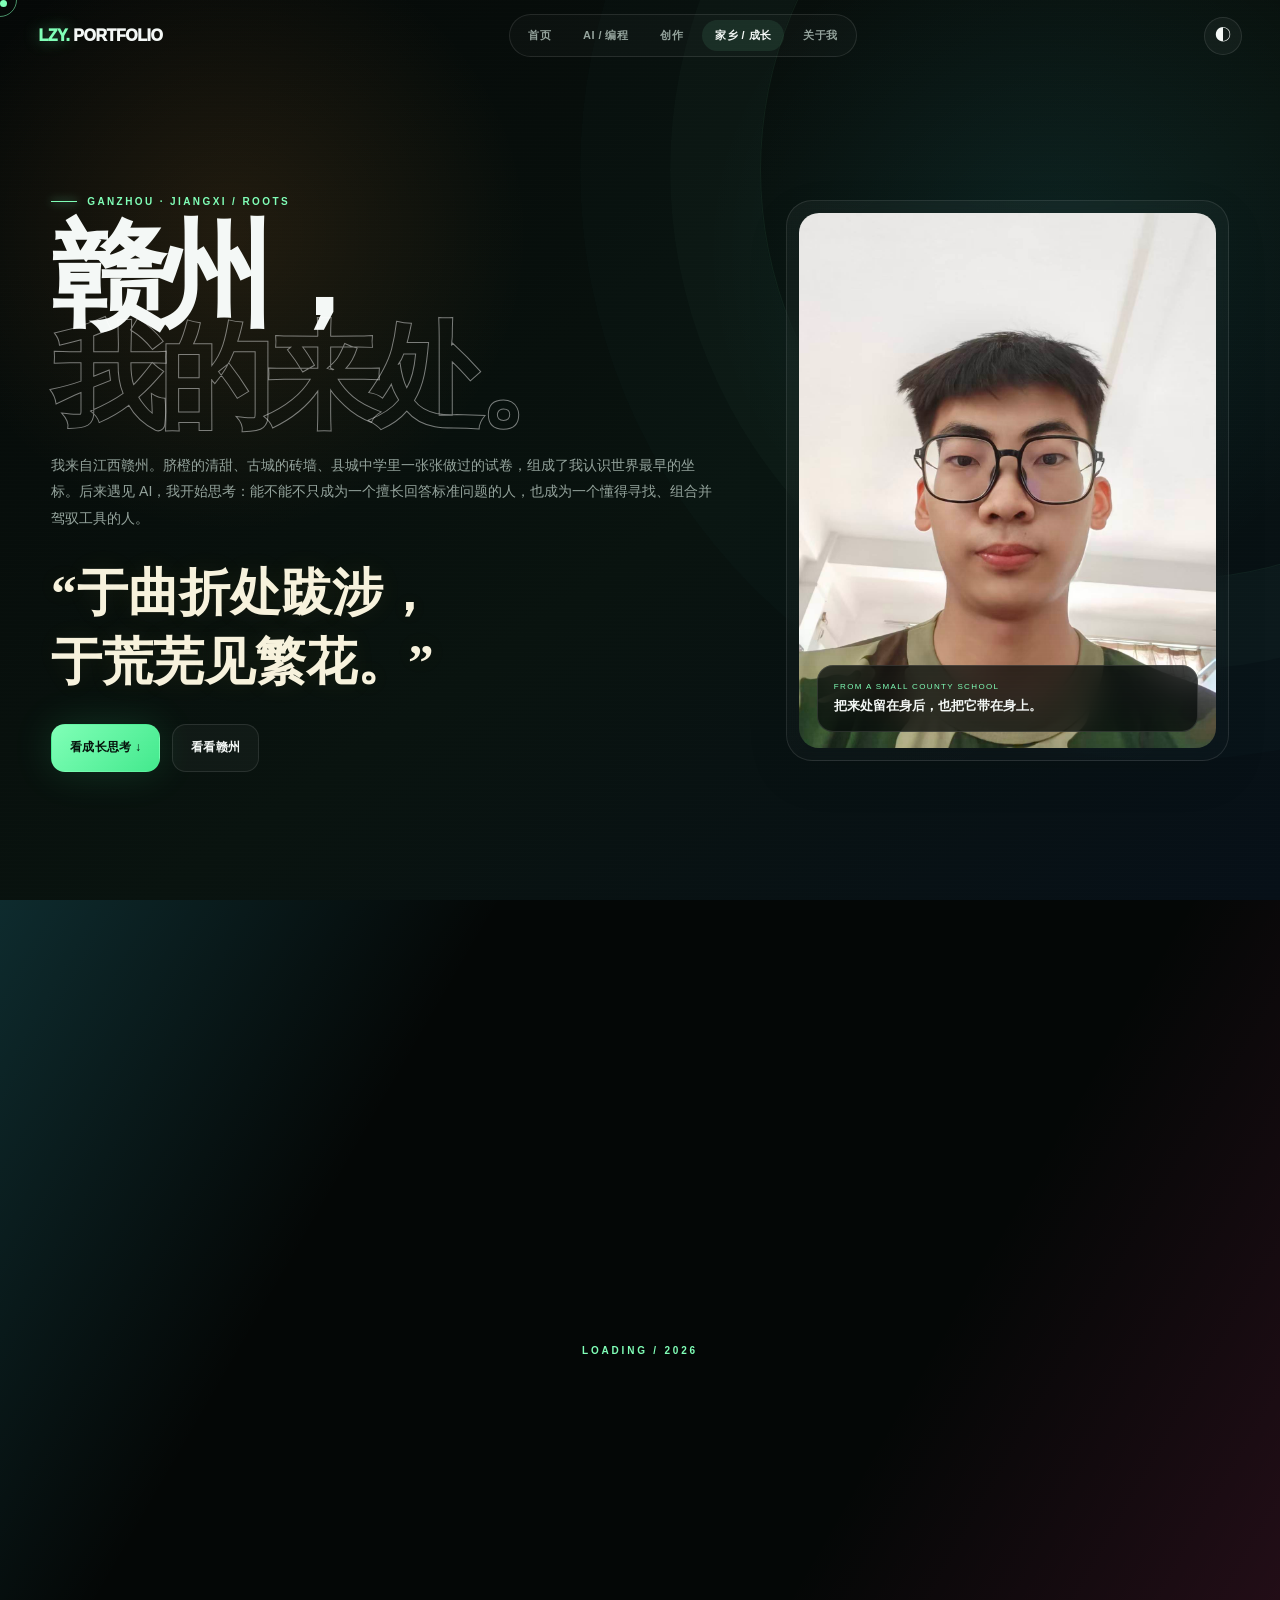
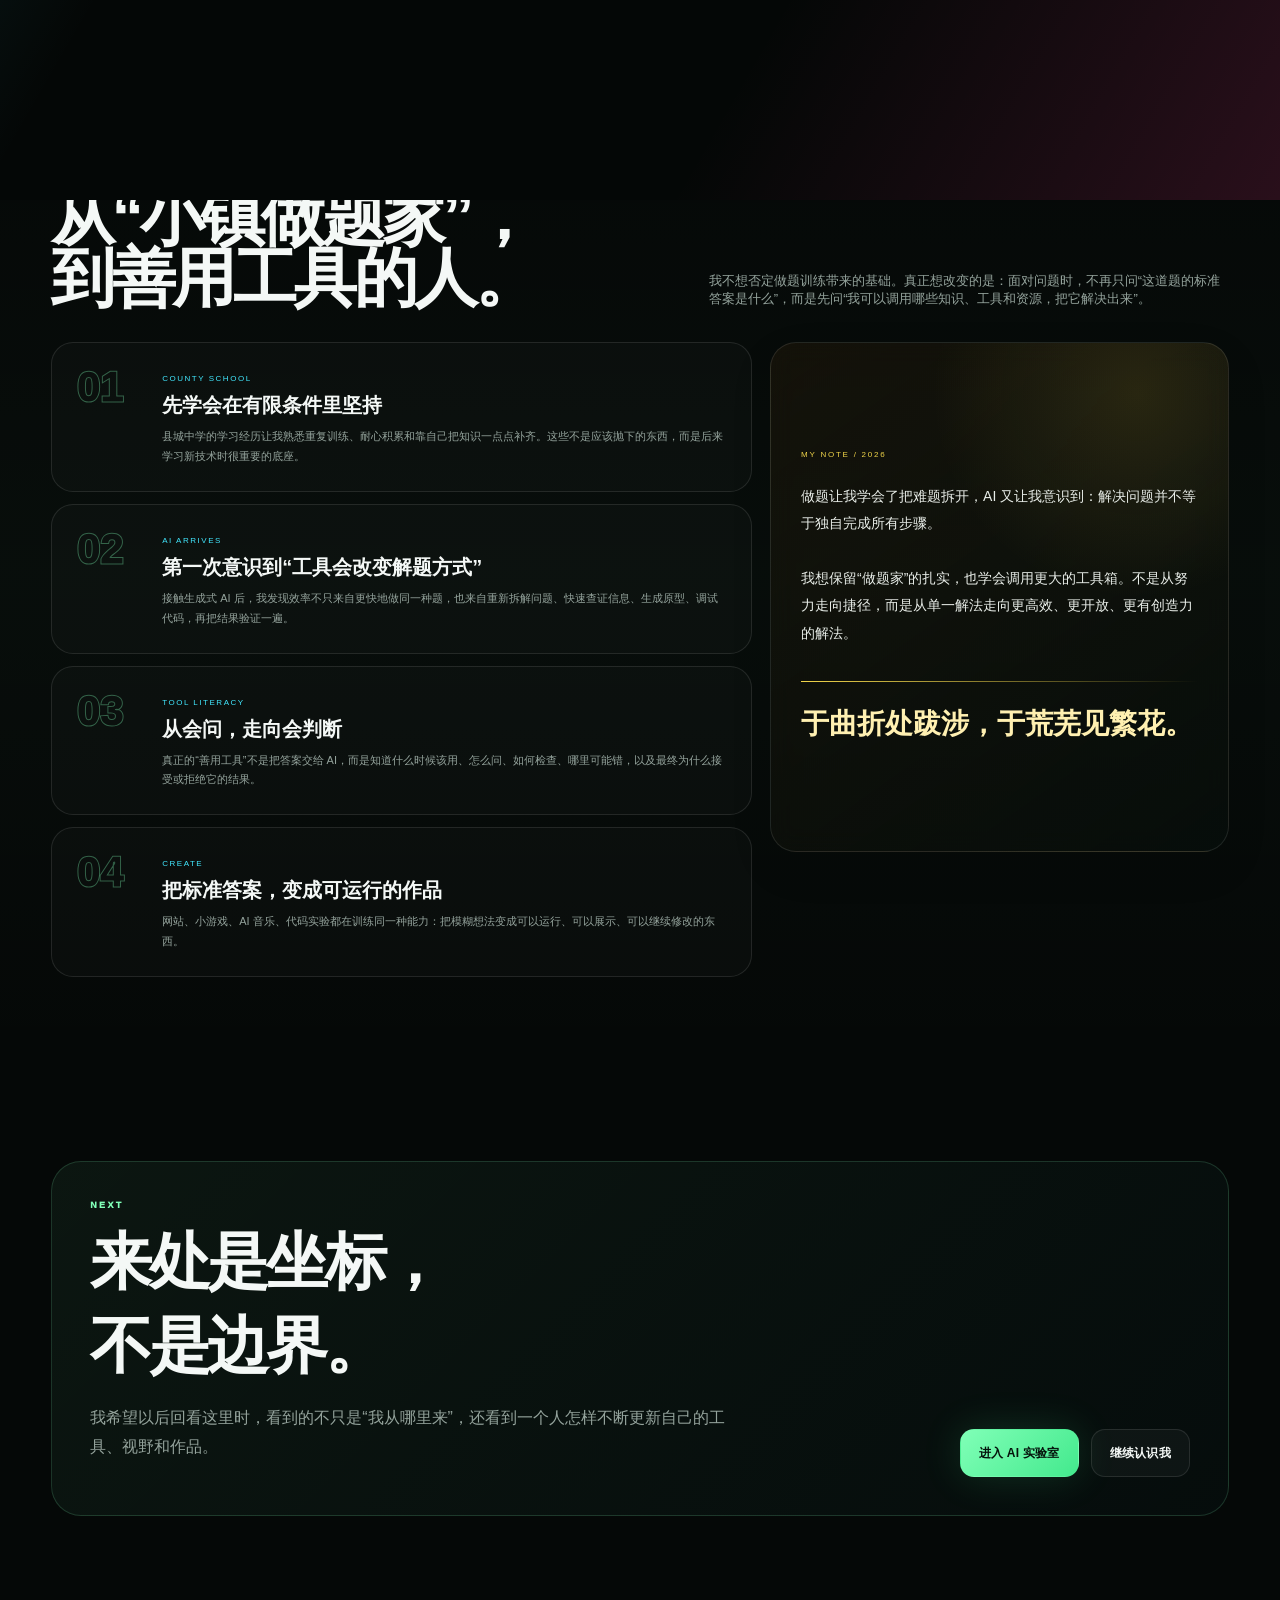
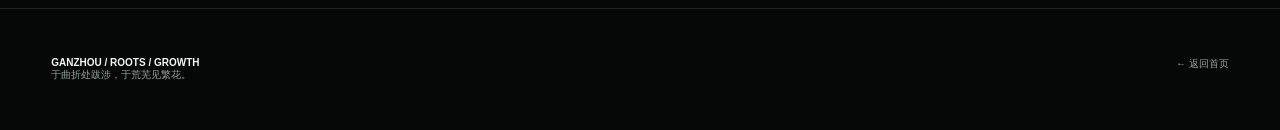
<file: hometown.html>
<!DOCTYPE html>
<html lang="zh-CN" data-theme="dark"><head><meta charset="UTF-8"><meta name="viewport" content="width=device-width,initial-scale=1,viewport-fit=cover"><meta name="theme-color" content="#07110d"><meta name="description" content="赖征宇的家乡江西赣州与成长故事：赣南脐橙、古城风景，以及从县城中学走向善用AI工具的思考。"><title>家乡与成长｜赖征宇</title><link rel="stylesheet" href="style.css?v=20260915"></head>
<body><div class="page-transition"></div><div class="cursor-dot"></div><div class="cursor-ring"></div>
<nav class="nav"><div class="nav-inner"><a class="brand" href="index.html" data-transition><span class="mark">LZY.</span> PORTFOLIO</a><div class="nav-links"><a href="index.html" data-transition>首页</a><a href="ai.html" data-transition>AI / 编程</a><a href="creation.html" data-transition>创作</a><a class="active" href="hometown.html" data-transition>家乡 / 成长</a><a href="about.html" data-transition>关于我</a></div><div class="nav-actions"><button class="icon-btn" id="themeBtn" aria-label="切换主题">◐</button><button class="icon-btn menu-btn" aria-label="菜单">☰</button></div></div></nav>
<main>
<section class="roots-hero"><div class="roots-orbit"></div><div class="container roots-grid"><div class="reveal-left"><div class="eyebrow">GANZHOU · JIANGXI / ROOTS</div><h1 class="roots-title">赣州，<br><span>我的来处。</span></h1><p class="roots-lead">我来自江西赣州。脐橙的清甜、古城的砖墙、县城中学里一张张做过的试卷，组成了我认识世界最早的坐标。后来遇见 AI，我开始思考：能不能不只成为一个擅长回答标准问题的人，也成为一个懂得寻找、组合并驾驭工具的人。</p><div class="roots-quote motto">“于曲折处跋涉，<br>于荒芜见繁花。”</div><div class="hero-actions"><a class="btn primary" href="#growth">看成长思考 ↓</a><a class="btn" href="#city">看看赣州</a></div></div><div class="roots-photo card reveal-right"><img src="头像.jpg" alt="赖征宇"><div class="roots-photo-caption"><small>FROM A SMALL COUNTY SCHOOL</small><b>把来处留在身后，也把它带在身上。</b></div></div></div></section>

<section class="section" id="city"><div class="container"><div class="section-head reveal"><div><div class="kicker">Taste of Ganzhou</div><h2>先从味道，<br>认识我的家乡。</h2></div><p>赣州不是抽象的“故乡”两个字，它有可以被记住的颜色、味道与季节。下面几样，是我会用来向朋友介绍赣州的入口。</p></div><div class="food-grid">
<article class="food-card orange reveal"><div class="food-visual"><img src="assets/food-navel-orange.jpg" alt="赣南脐橙" loading="lazy"></div><small>GAN'NAN NAVEL ORANGE</small><h3>赣南脐橙</h3><p>赣南最有辨识度的味觉名片。橙皮明亮、果肉清甜多汁；每到成熟季，橙色会成为一种很具体的“家乡颜色”。</p></article>
<article class="food-card fish reveal"><div class="food-visual"><img src="assets/food-xiaochao-fish.jpg" alt="赣南小炒鱼" loading="lazy"></div><small>GANZHOU FLAVOR</small><h3>赣南小炒鱼</h3><p>酸香、鲜辣、下饭，是赣南地方菜里很有记忆点的一道。它不像精致摆盘的菜，更像热气腾腾的日常。</p></article>
<article class="food-card green reveal"><div class="food-visual"><img src="assets/food-aimiguo.jpg" alt="艾米果" loading="lazy"></div><small>SPRING MEMORY</small><h3>艾米果</h3><p>把艾草的清香揉进米食里，颜色朴素，味道却很有季节感。对我来说，它更接近“小时候的味道”。</p></article>
</div></div></section>

<section class="section growth-section" id="growth"><div class="container"><div class="section-head reveal"><div><div class="kicker">From Solver to Tool User</div><h2>从“小镇做题家”，<br>到善用工具的人。</h2></div><p>我不想否定做题训练带来的基础。真正想改变的是：面对问题时，不再只问“这道题的标准答案是什么”，而是先问“我可以调用哪些知识、工具和资源，把它解决出来”。</p></div>
<div class="growth-layout"><div class="growth-steps reveal-left">
<div class="growth-step"><span>01</span><div><small>COUNTY SCHOOL</small><h3>先学会在有限条件里坚持</h3><p>县城中学的学习经历让我熟悉重复训练、耐心积累和靠自己把知识一点点补齐。这些不是应该抛下的东西，而是后来学习新技术时很重要的底座。</p></div></div>
<div class="growth-step"><span>02</span><div><small>AI ARRIVES</small><h3>第一次意识到“工具会改变解题方式”</h3><p>接触生成式 AI 后，我发现效率不只来自更快地做同一种题，也来自重新拆解问题、快速查证信息、生成原型、调试代码，再把结果验证一遍。</p></div></div>
<div class="growth-step"><span>03</span><div><small>TOOL LITERACY</small><h3>从会问，走向会判断</h3><p>真正的“善用工具”不是把答案交给 AI，而是知道什么时候该用、怎么问、如何检查、哪里可能错，以及最终为什么接受或拒绝它的结果。</p></div></div>
<div class="growth-step"><span>04</span><div><small>CREATE</small><h3>把标准答案，变成可运行的作品</h3><p>网站、小游戏、AI 音乐、代码实验都在训练同一种能力：把模糊想法变成可以运行、可以展示、可以继续修改的东西。</p></div></div>
</div><aside class="growth-manifesto card reveal-right"><small>MY NOTE / 2026</small><blockquote>做题让我学会了把难题拆开，AI 又让我意识到：解决问题并不等于独自完成所有步骤。<br><br>我想保留“做题家”的扎实，也学会调用更大的工具箱。不是从努力走向捷径，而是从单一解法走向更高效、更开放、更有创造力的解法。</blockquote><div class="manifesto-line"></div><b class="motto">于曲折处跋涉，于荒芜见繁花。</b></aside></div>
</div></section>

<section class="section roots-next"><div class="container"><div class="roots-next-card reveal"><div><div class="kicker">NEXT</div><h2>来处是坐标，<br>不是边界。</h2><p>我希望以后回看这里时，看到的不只是“我从哪里来”，还看到一个人怎样不断更新自己的工具、视野和作品。</p></div><div class="hero-actions"><a class="btn primary" href="ai.html" data-transition>进入 AI 实验室</a><a class="btn" href="about.html" data-transition>继续认识我</a></div></div></div></section>
</main><footer class="footer"><div class="container footer-inner"><div><b>GANZHOU / ROOTS / GROWTH</b><br><span class="motto">于曲折处跋涉，于荒芜见繁花。</span></div><a href="index.html" data-transition>← 返回首页</a></div></footer><script src="app.js?v=20260915"></script></body></html>
</file>
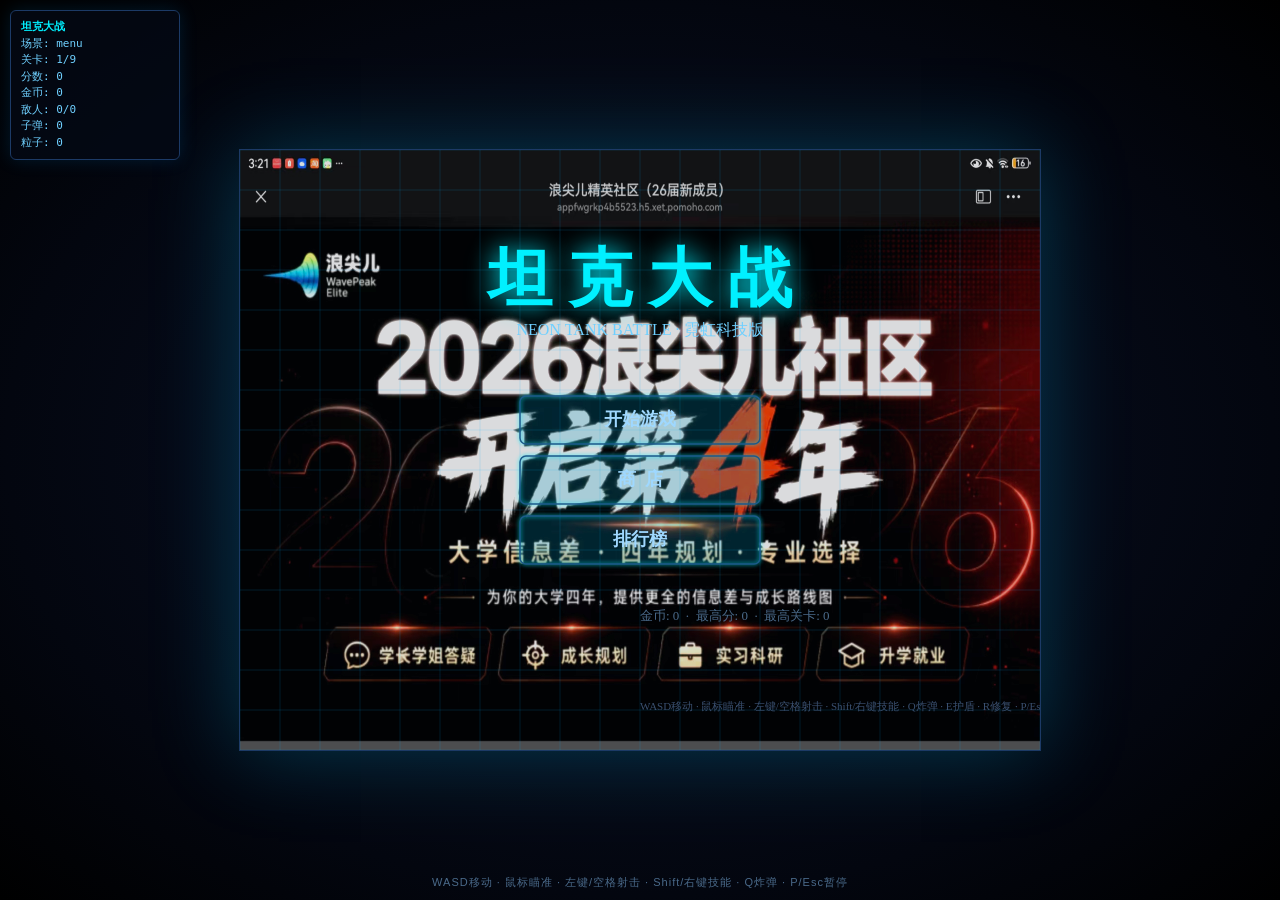
<file: 坦克大战.html>
<!DOCTYPE html>
<html lang="zh-CN">
<head>
<meta charset="UTF-8">
<meta name="viewport" content="width=device-width, initial-scale=1.0">
<title>坦克大战 · 霓虹科技版</title>
<style>
  * { margin: 0; padding: 0; box-sizing: border-box; }
  html, body {
    width: 100%; height: 100%;
    background: radial-gradient(ellipse at center, #0a1228 0%, #03060f 70%, #000 100%);
    overflow: hidden;
    font-family: "Segoe UI", "Microsoft YaHei", sans-serif;
    color: #cfe8ff;
  }
  body { display: flex; align-items: center; justify-content: center; }
  #wrap {
    position: relative;
    display: flex; align-items: center; justify-content: center;
  }
  #game {
    display: block;
    background: #060912;
    box-shadow: 0 0 80px rgba(0, 200, 255, 0.25), 0 0 4px rgba(0,240,255,0.6) inset;
    border: 1px solid #1c3a66;
    cursor: crosshair;
    image-rendering: pixelated;
  }
  #debug {
    position: fixed; top: 10px; left: 10px;
    background: rgba(5, 10, 22, 0.75);
    border: 1px solid #1c3a66;
    border-radius: 6px;
    padding: 8px 10px;
    font-size: 11px; line-height: 1.5;
    color: #6fd0ff;
    font-family: "Consolas", monospace;
    pointer-events: none;
    min-width: 170px;
    box-shadow: 0 0 18px rgba(0,160,255,0.15);
  }
  #debug b { color: #00f0ff; }
  #hint {
    position: fixed; bottom: 10px; left: 50%; transform: translateX(-50%);
    font-size: 11px; color: #4a6a8a; letter-spacing: 1px;
  }
</style>
</head>
<body>
<div id="wrap">
  <canvas id="game" width="800" height="600"></canvas>
</div>
<div id="debug">载入中...</div>
<div id="hint">WASD移动 · 鼠标瞄准 · 左键/空格射击 · Shift/右键技能 · Q炸弹 · P/Esc暂停</div>
<script>
"use strict";
// ===================== 常量 =====================
const CW = 800, CH = 600;
const TILE_SIZE = 40;
const MAP_W = 20, MAP_H = 15;
const MAP_PX_W = MAP_W * TILE_SIZE;
const MAP_PX_H = MAP_H * TILE_SIZE;
const TAU = Math.PI * 2;

// 地形类型
const T_EMPTY = 0, T_BRICK = 1, T_STEEL = 2, T_GRASS = 3, T_WATER = 4, T_BASE = 5;

// ===================== 工具函数 =====================
const clamp = (v, a, b) => v < a ? a : (v > b ? b : v);
const rand = (a, b) => a + Math.random() * (b - a);
const randInt = (a, b) => Math.floor(rand(a, b + 1));
const choice = arr => arr[Math.floor(Math.random() * arr.length)];
const dist = (x1, y1, x2, y2) => Math.hypot(x2 - x1, y2 - y1);
const angleTo = (x1, y1, x2, y2) => Math.atan2(y2 - y1, x2 - x1);
const lerp = (a, b, t) => a + (b - a) * t;
const angDiff = (a, b) => { let d = (b - a) % TAU; if (d > Math.PI) d -= TAU; if (d < -Math.PI) d += TAU; return d; };
function roundRect(ctx, x, y, w, h, r) {
  r = Math.min(r, w / 2, h / 2);
  ctx.beginPath();
  ctx.moveTo(x + r, y);
  ctx.arcTo(x + w, y, x + w, y + h, r);
  ctx.arcTo(x + w, y + h, x, y + h, r);
  ctx.arcTo(x, y + h, x, y, r);
  ctx.arcTo(x, y, x + w, y, r);
  ctx.closePath();
}

// ===================== 配置数据 =====================
const TANK_TYPES = {
  assault:  { name:'突击虎', hp:8, speed:3.0, fireRate:25, skill:'dash',    skillName:'冲刺突进', skillCD:300, skillDur:18, cost:0,    color:'#00F0FF', bulletType:'normal', damage:1, bulletSpeed:8 },
  heavy:    { name:'重装龟', hp:12, speed:2.0, fireRate:40, skill:'shield',  skillName:'护盾屏障', skillCD:360, skillDur:240, cost:400,  color:'#00FF88', bulletType:'heavy',  damage:2, bulletSpeed:6 },
  scout:    { name:'游骑兵', hp:6, speed:5.0, fireRate:20, skill:'stealth', skillName:'隐身闪避', skillCD:300, skillDur:200, cost:600, color:'#FFD700', bulletType:'normal', damage:1, bulletSpeed:9 },
  sniper:   { name:'炮手鹰', hp:6, speed:3.0, fireRate:45, skill:'pierce',  skillName:'穿透狙击', skillCD:360, skillDur:1,   cost:800, color:'#FF8800', bulletType:'pierce', damage:3, bulletSpeed:12 },
  engineer: { name:'工程兵', hp:7, speed:3.0, fireRate:30, skill:'mine',    skillName:'布雷修复', skillCD:480, skillDur:1,   cost:1000, color:'#AA66FF', bulletType:'normal', damage:1, bulletSpeed:7 },
};
const TANK_ORDER = ['assault','heavy','scout','sniper','engineer'];

const ENEMY_TYPES = {
  scout:   { name:'侦察兵', hp:1, speed:2.4, colors:['#FF3366','#FF6B35','#E91E63','#FF1744','#F50057'], fireRate:85, bulletSpeed:4.5, damage:1, sight:220, behavior:'patrol', coins:12,  elite:false },
  soldier: { name:'步兵',   hp:2, speed:1.7, colors:['#FF5544','#FF8A65','#D84315','#FF5722','#BF360C'], fireRate:70, bulletSpeed:5,   damage:1, sight:280, behavior:'chase',  coins:12,  elite:false },
  tanker:  { name:'重装兵', hp:4, speed:1.0, colors:['#CC3333','#8E2424','#B71C1C','#D32F2F','#C62828'], fireRate:95, bulletSpeed:5,   damage:2, sight:240, behavior:'push',   coins:30, elite:true  },
  shooter: { name:'狙击手', hp:2, speed:1.3, colors:['#FF8866','#FFAB40','#FF6E40','#DD2C00','#FF6D00'], fireRate:60, bulletSpeed:7,   damage:2, sight:420, behavior:'snipe',  coins:30, elite:true  },
  bomber:  { name:'自爆兵', hp:1, speed:2.9, colors:['#FF0055','#D50000','#C51162','#FF0033','#E91E63'], fireRate:0,  bulletSpeed:0,   damage:4, sight:320, behavior:'rush',   coins:12,  elite:false },
};

const BOSS_TYPES = {
  ironclad: { name:'钢铁巨像', hp:100, color:'#FF3366', shape:'hex',    chapter:1 },
  weaver:   { name:'相位织者', hp:150, color:'#AA66FF', shape:'spider', chapter:2 },
  ultima:   { name:'终极兵器', hp:200, color:'#FF0055', shape:'dual',   chapter:3 },
};

const UPGRADE_POOL = [
  { id:'dmg',       name:'攻击力 +1',     cat:'attack',  desc:'子弹伤害 +1',         apply:p=>{ p.dmgBonus += 1; } },
  { id:'firerate',  name:'射速 +20%',     cat:'attack',  desc:'射击间隔 -20%',       apply:p=>{ p.fireRateMult *= 0.8; } },
  { id:'double',    name:'双发射击',       cat:'attack',  desc:'同时发射两发子弹',     apply:p=>{ p.multiShot += 1; } },
  { id:'bspeed',    name:'弹速 +30%',     cat:'attack',  desc:'子弹速度 +30%',       apply:p=>{ p.bulletSpeedMult *= 1.3; } },
  { id:'maxhp',     name:'最大HP +2',     cat:'defense', desc:'最大生命 +2 并回满',   apply:p=>{ p.maxHpBonus += 2; p.hp += 2; } },
  { id:'armor',     name:'护甲 减伤20%',  cat:'defense', desc:'受到伤害 -20%',       apply:p=>{ p.armor = Math.min(0.8, p.armor + 0.2); } },
  { id:'ricochet',  name:'反弹 +1',       cat:'defense', desc:'子弹反弹次数 +1',     apply:p=>{ p.bounce += 1; } },
  { id:'speed',     name:'移速 +20%',     cat:'speed',   desc:'移动速度 +20%',       apply:p=>{ p.speedMult *= 1.2; } },
  { id:'cooldown',  name:'快速冷却',       cat:'speed',   desc:'技能 CD -25%',        apply:p=>{ p.cdMult *= 0.75; } },
  { id:'pierce',    name:'穿透弹',         cat:'special', desc:'子弹穿透敌人',         apply:p=>{ p.pierce += 1; } },
  { id:'homing',    name:'追踪弹',         cat:'special', desc:'子弹追踪敌人',         apply:p=>{ p.homing = true; } },
  { id:'lifesteal', name:'吸血',           cat:'special', desc:'击杀敌人回复 1 HP',   apply:p=>{ p.lifesteal += 1; } },
  { id:'blast',     name:'范围爆破',       cat:'special', desc:'子弹命中产生爆炸',     apply:p=>{ p.blast = true; } },
];

const SHOP_ITEMS = {
  tanks: [
    { key:'heavy',    cost:400  },
    { key:'scout',    cost:600 },
    { key:'sniper',   cost:800 },
    { key:'engineer', cost:1000 },
  ],
  upgrades: [
    { id:'maxhp',  name:'最大HP +1', cost:250, key:'maxhp' },
    { id:'damage', name:'伤害 +1',   cost:400, key:'damage' },
    { id:'speed',  name:'移速 +10%', cost:300, key:'speed' },
  ],
  consumables: [
    { id:'shield', name:'护盾道具', cost:100, key:'shield' },
    { id:'bomb',   name:'清屏炸弹', cost:150, key:'bomb' },
    { id:'repair', name:'修复包',   cost:80, key:'repair' },
  ],
};

// ===================== 背景图加载 =====================
const bgImg = new Image();
let bgLoaded = false;
bgImg.onload = () => { bgLoaded = true; };
bgImg.onerror = () => { bgLoaded = false; };
bgImg.src = '浩源.jpg';

// ===================== 实体类 =====================
class Bullet {
  constructor(x, y, vx, vy, opts = {}) {
    this.x = x; this.y = y;
    this.vx = vx; this.vy = vy;
    this.r = opts.r || 4;
    this.damage = opts.damage || 1;
    this.owner = opts.owner || 'player';
    this.type = opts.type || 'normal';
    this.color = opts.color || '#00F0FF';
    this.life = opts.life || 240;
    this.maxLife = this.life;
    this.pierce = opts.pierce || 0;
    this.bounce = opts.bounce || 0;
    this.homing = opts.homing || false;
    this.blast = opts.blast || false;
    this.hits = new Set();
    this.dead = false;
    this.trail = [];
    this.spin = 0;
  }
  update(f) {
    if (this.homing && this.owner === 'player' && this.life < this.maxLife - 3) {
      const tgt = G.nearestEnemy(this.x, this.y, 360);
      if (tgt) {
        const want = angleTo(this.x, this.y, tgt.x, tgt.y);
        const cur = Math.atan2(this.vy, this.vx);
        const d = angDiff(cur, want);
        const sp = Math.hypot(this.vx, this.vy);
        const na = cur + clamp(d, -0.12 * f, 0.12 * f);
        this.vx = Math.cos(na) * sp;
        this.vy = Math.sin(na) * sp;
      }
    }
    this.trail.push({ x: this.x, y: this.y });
    if (this.trail.length > 9) this.trail.shift();
    this.x += this.vx * f;
    this.y += this.vy * f;
    this.spin += 0.3 * f;
    this.life -= f;
    if (this.life <= 0) this.dead = true;
  }
  draw(ctx) {
    // 轨迹
    for (let i = 0; i < this.trail.length; i++) {
      const t = this.trail[i];
      const a = (i / this.trail.length) * 0.5;
      ctx.globalAlpha = a;
      ctx.fillStyle = this.color;
      ctx.beginPath();
      ctx.arc(t.x, t.y, this.r * (i / this.trail.length), 0, TAU);
      ctx.fill();
    }
    ctx.globalAlpha = 1;
    ctx.shadowBlur = 14;
    ctx.shadowColor = this.color;
    ctx.fillStyle = this.color;
    ctx.beginPath();
    ctx.arc(this.x, this.y, this.r, 0, TAU);
    ctx.fill();
    ctx.shadowBlur = 0;
    ctx.fillStyle = '#fff';
    ctx.beginPath();
    ctx.arc(this.x, this.y, this.r * 0.45, 0, TAU);
    ctx.fill();
  }
}

class Particle {
  constructor(x, y, opts = {}) {
    this.x = x; this.y = y;
    this.vx = opts.vx || 0;
    this.vy = opts.vy || 0;
    this.life = opts.life || 30;
    this.maxLife = this.life;
    this.r = opts.r || 3;
    this.color = opts.color || '#fff';
    this.grav = opts.grav || 0;
    this.shrink = opts.shrink !== false;
    this.kind = opts.kind || 'spark';
    this.dead = false;
    this.rot = opts.rot || 0;
    this.vr = opts.vr || 0;
  }
  update(f) {
    this.x += this.vx * f;
    this.y += this.vy * f;
    this.vy += this.grav * f;
    this.vx *= 0.96; this.vy *= 0.96;
    this.rot += this.vr * f;
    this.life -= f;
    if (this.life <= 0) this.dead = true;
  }
  draw(ctx) {
    const a = clamp(this.life / this.maxLife, 0, 1);
    ctx.globalAlpha = a;
    const r = this.shrink ? this.r * a : this.r;
    if (this.kind === 'ring') {
      ctx.strokeStyle = this.color;
      ctx.lineWidth = 2;
      ctx.shadowBlur = 12; ctx.shadowColor = this.color;
      ctx.beginPath();
      ctx.arc(this.x, this.y, r, 0, TAU);
      ctx.stroke();
    } else if (this.kind === 'smoke') {
      ctx.fillStyle = this.color;
      ctx.beginPath();
      ctx.arc(this.x, this.y, r, 0, TAU);
      ctx.fill();
    } else {
      ctx.fillStyle = this.color;
      ctx.shadowBlur = 8; ctx.shadowColor = this.color;
      ctx.beginPath();
      ctx.arc(this.x, this.y, r, 0, TAU);
      ctx.fill();
    }
    ctx.shadowBlur = 0;
    ctx.globalAlpha = 1;
  }
}

class Tank {
  constructor(typeKey, x, y) {
    const t = TANK_TYPES[typeKey];
    this.typeKey = typeKey;
    this.cfg = t;
    this.x = x; this.y = y;
    this.r = 14;
    this.maxHp = t.hp; this.hp = t.hp;
    this.speed = t.speed;
    this.fireRate = t.fireRate;
    this.fireCD = 0;
    this.aim = 0;
    this.bodyAngle = -Math.PI / 2;
    this.skill = t.skill;
    this.skillName = t.skillName;
    this.skillCD = t.skillCD;
    this.skillTimer = 0;
    this.skillActive = 0;
    this.color = t.color;
    this.bulletType = t.bulletType;
    this.damage = t.damage;
    this.bulletSpeed = t.bulletSpeed;
    this.trackOffset = 0;
    this.moving = false;
    // 升级
    this.dmgBonus = 0;
    this.fireRateMult = 1;
    this.bulletSpeedMult = 1;
    this.multiShot = 0;
    this.maxHpBonus = 0;
    this.armor = 0;
    this.bounce = 0;
    this.pierce = 0;
    this.homing = false;
    this.lifesteal = 0;
    this.blast = false;
    this.speedMult = 1;
    this.cdMult = 1;
    // 状态
    this.shieldT = 0;
    this.stealthT = 0;
    this.dashVX = 0; this.dashVY = 0;
    this.invuln = 0;
    this.flashT = 0;
    this.kills = 0;
  }
  totalMaxHp() { return this.maxHp + this.maxHpBonus; }
  takeDamage(d) {
    if (this.invuln > 0 || this.shieldT > 0) return false;
    const real = Math.max(1, Math.round(d * (1 - this.armor)));
    this.hp -= real;
    this.flashT = 8;
    G.shake = Math.max(G.shake, 6);
    G.ps.burst(this.x, this.y, 8, { color: '#ff5566', life: 20, speed: 3 });
    if (this.hp <= 0) { this.hp = 0; return true; }
    return false;
  }
  heal(n) { this.hp = Math.min(this.totalMaxHp(), this.hp + n); }
  tryShoot() {
    if (this.fireCD > 0) return;
    this.fireCD = this.fireRate * this.fireRateMult;
    const dmg = this.damage + this.dmgBonus;
    const sp = this.bulletSpeed * this.bulletSpeedMult;
    const mx = this.x + Math.cos(this.aim) * (this.r + 8);
    const my = this.y + Math.sin(this.aim) * (this.r + 8);
    const shots = 1 + this.multiShot;
    const spread = shots > 1 ? 0.18 : 0;
    for (let i = 0; i < shots; i++) {
      const off = shots > 1 ? (i - (shots - 1) / 2) * spread : 0;
      const a = this.aim + off;
      G.bullets.push(new Bullet(mx, my, Math.cos(a) * sp, Math.sin(a) * sp, {
        owner: 'player', type: this.bulletType, color: this.color,
        damage: dmg, r: this.bulletType === 'heavy' ? 6 : 4,
        pierce: (this.bulletType === 'pierce' ? 99 : 0) + this.pierce,
        bounce: this.bounce, homing: this.homing, blast: this.blast,
        life: 220
      }));
    }
    G.ps.burst(mx, my, 4, { color: this.color, life: 12, speed: 2, r: 2 });
  }
  activateSkill() {
    if (this.skillTimer > 0 || this.skillActive > 0) return;
    this.skillTimer = this.skillCD * this.cdMult;
    switch (this.skill) {
      case 'dash': {
        const a = this.bodyAngle;
        this.dashVX = Math.cos(a) * 12;
        this.dashVY = Math.sin(a) * 12;
        this.dashT = 18;
        this.skillActive = 18;
        this.invuln = 18;
        G.ps.ring(this.x, this.y, this.color, 30);
        break;
      }
      case 'shield': {
        this.shieldT = 240;
        this.skillActive = 240;
        G.ps.ring(this.x, this.y, '#00FF88', 36);
        break;
      }
      case 'stealth': {
        this.stealthT = 200;
        this.skillActive = 200;
        G.ps.ring(this.x, this.y, '#FFD700', 30);
        break;
      }
      case 'pierce': {
        // 立即发射一发高伤穿透弹
        const sp = this.bulletSpeed * this.bulletSpeedMult * 1.4;
        const mx = this.x + Math.cos(this.aim) * (this.r + 8);
        const my = this.y + Math.sin(this.aim) * (this.r + 8);
        G.bullets.push(new Bullet(mx, my, Math.cos(this.aim) * sp, Math.sin(this.aim) * sp, {
          owner: 'player', type: 'pierce', color: this.color,
          damage: (this.damage + this.dmgBonus) * 2, r: 7, pierce: 99, life: 260
        }));
        this.skillActive = 1;
        G.ps.ring(this.x, this.y, this.color, 30);
        break;
      }
      case 'mine': {
        G.mines.push({ x: this.x + Math.cos(this.aim) * 30, y: this.y + Math.sin(this.aim) * 30, r: 10, ar: 60, dmg: 5, team: 'player', life: 600 });
        this.heal(2);
        this.skillActive = 1;
        G.ps.ring(this.x, this.y, this.color, 30);
        break;
      }
    }
  }
  update(f) {
    if (this.fireCD > 0) this.fireCD -= f;
    if (this.skillTimer > 0) this.skillTimer -= f;
    if (this.skillActive > 0) this.skillActive -= f;
    if (this.shieldT > 0) this.shieldT -= f;
    if (this.stealthT > 0) this.stealthT -= f;
    if (this.invuln > 0) this.invuln -= f;
    if (this.flashT > 0) this.flashT -= f;
    if (this.dashT > 0) { this.dashT -= f; }
    // 输入移动
    let ix = 0, iy = 0;
    if (G.keys['arrowleft'] || G.keys['a']) ix -= 1;
    if (G.keys['arrowright'] || G.keys['d']) ix += 1;
    if (G.keys['arrowup'] || G.keys['w']) iy -= 1;
    if (G.keys['arrowdown'] || G.keys['s']) iy += 1;
    this.moving = false;
    if (this.dashT > 0) {
      this.tryMove(this.dashVX * f, this.dashVY * f);
      this.dashVX *= 0.85; this.dashVY *= 0.85;
      if (Math.random() < 0.6) G.ps.burst(this.x, this.y, 1, { color: this.color, life: 16, speed: 1, r: 3, kind: 'smoke' });
      this.moving = true;
    } else if (ix || iy) {
      const len = Math.hypot(ix, iy) || 1;
      ix /= len; iy /= len;
      const sp = this.speed * this.speedMult;
      this.tryMove(ix * sp * f, iy * sp * f);
      this.bodyAngle = Math.atan2(iy, ix);
      this.moving = true;
    }
    if (this.moving) this.trackOffset += 0.4 * f;
    // 瞄准
    this.aim = angleTo(this.x, this.y, G.mouse.x, G.mouse.y);
    // 射击
    if (G.mouse.down || G.keys[' ']) this.tryShoot();
    // 履带尘土
    if (this.moving && Math.random() < 0.25) {
      G.ps.burst(this.x - Math.cos(this.bodyAngle) * 10, this.y - Math.sin(this.bodyAngle) * 10, 1,
        { color: '#5577aa', life: 18, speed: 0.6, r: 2.5, kind: 'smoke' });
    }
  }
  tryMove(dx, dy) {
    // X
    let nx = this.x + dx;
    if (!G.tiles.circleHitsSolid(nx, this.y, this.r)) this.x = clamp(nx, this.r, MAP_PX_W - this.r);
    let ny = this.y + dy;
    if (!G.tiles.circleHitsSolid(this.x, ny, this.r)) this.y = clamp(ny, this.r, MAP_PX_H - this.r);
  }
  draw(ctx) {
    const stealth = this.stealthT > 0;
    ctx.save();
    if (stealth) ctx.globalAlpha = 0.35;
    // 底部光圈
    ctx.globalAlpha *= 1;
    const glow = ctx.createRadialGradient(this.x, this.y, 2, this.x, this.y, 26);
    glow.addColorStop(0, this.color + '88');
    glow.addColorStop(1, this.color + '00');
    ctx.fillStyle = glow;
    ctx.beginPath(); ctx.arc(this.x, this.y, 26, 0, TAU); ctx.fill();

    // 履带
    ctx.save();
    ctx.translate(this.x, this.y);
    ctx.rotate(this.bodyAngle + Math.PI / 2);
    ctx.fillStyle = '#11161f';
    ctx.fillRect(-16, -14, 6, 28);
    ctx.fillRect(10, -14, 6, 28);
    ctx.fillStyle = '#2a3550';
    for (let i = -12; i < 14; i += 5) {
      const oy = (i + this.trackOffset * 5) % 28;
      ctx.fillRect(-16, -14 + ((oy + 28) % 28), 6, 2);
      ctx.fillRect(10, -14 + ((oy + 28) % 28), 6, 2);
    }
    // 车身
    ctx.fillStyle = '#0d1626';
    ctx.strokeStyle = this.color;
    ctx.lineWidth = 2;
    ctx.shadowBlur = 10; ctx.shadowColor = this.color;
    roundRect(ctx, -12, -12, 24, 24, 4);
    ctx.fill(); ctx.stroke();
    ctx.shadowBlur = 0;
    ctx.fillStyle = this.color + '33';
    roundRect(ctx, -8, -8, 16, 16, 3);
    ctx.fill();
    ctx.restore();

    // 炮塔跟随鼠标
    ctx.save();
    ctx.translate(this.x, this.y);
    ctx.rotate(this.aim);
    ctx.fillStyle = '#0a0f1a';
    ctx.strokeStyle = this.color;
    ctx.lineWidth = 2;
    ctx.shadowBlur = 8; ctx.shadowColor = this.color;
    ctx.fillRect(0, -3, 22, 6);
    ctx.strokeRect(0, -3, 22, 6);
    ctx.beginPath(); ctx.arc(0, 0, 8, 0, TAU); ctx.fill(); ctx.stroke();
    ctx.shadowBlur = 0;
    ctx.restore();

    // 受伤闪烁
    if (this.flashT > 0) {
      ctx.globalAlpha = this.flashT / 8 * 0.6;
      ctx.fillStyle = '#fff';
      ctx.beginPath(); ctx.arc(this.x, this.y, this.r + 4, 0, TAU); ctx.fill();
      ctx.globalAlpha = 1;
    }
    // 护盾
    if (this.shieldT > 0) {
      const a = 0.4 + 0.3 * Math.sin(G.time * 0.2);
      ctx.strokeStyle = '#00FF88';
      ctx.globalAlpha = a;
      ctx.lineWidth = 2;
      ctx.shadowBlur = 16; ctx.shadowColor = '#00FF88';
      ctx.beginPath(); ctx.arc(this.x, this.y, this.r + 8, 0, TAU); ctx.stroke();
      ctx.shadowBlur = 0; ctx.globalAlpha = 1;
    }
    ctx.restore();
  }
}

class Enemy {
  constructor(typeKey, x, y) {
    const t = ENEMY_TYPES[typeKey];
    this.typeKey = typeKey;
    this.cfg = t;
    this.x = x; this.y = y;
    this.r = 13;
    this.hp = t.hp; this.maxHp = t.hp;
    this.speed = t.speed;
    this.color = choice(t.colors);
    this.fireRate = t.fireRate;
    this.fireCD = randInt(20, 60);
    this.bulletSpeed = t.bulletSpeed;
    this.damage = t.damage;
    this.sight = t.sight;
    this.behavior = t.behavior;
    this.coins = t.coins;
    this.elite = t.elite;
    this.aim = rand(0, TAU);
    this.bodyAngle = rand(0, TAU);
    this.dirTimer = 0;
    this.pickDir = rand(0, TAU);
    this.trackOffset = 0;
    this.moving = true;
    this.dead = false;
    this.flashT = 0;
  }
  takeDamage(d) {
    this.hp -= d;
    this.flashT = 6;
    if (this.hp <= 0) { this.dead = true; return true; }
    return false;
  }
  update(f) {
    if (this.flashT > 0) this.flashT -= f;
    if (this.fireCD > 0) this.fireCD -= f;
    this.dirTimer -= f;
    const px = G.player ? G.player.x : MAP_PX_W / 2;
    const py = G.player ? G.player.y : MAP_PX_H - 40;
    const dToP = dist(this.x, this.y, px, py);
    const playerVisible = G.player && G.player.stealthT <= 0 && dToP < this.sight && !G.tiles.lineBlocked(this.x, this.y, px, py);

    let tx = px, ty = py, wantMove = true, targetAngle;
    switch (this.behavior) {
      case 'patrol':
        if (this.dirTimer <= 0) { this.pickDir = rand(0, TAU); this.dirTimer = randInt(40, 100); }
        targetAngle = this.pickDir;
        if (playerVisible && dToP < this.sight * 0.7) targetAngle = angleTo(this.x, this.y, px, py);
        break;
      case 'chase':
        targetAngle = angleTo(this.x, this.y, px, py);
        break;
      case 'push':
        targetAngle = angleTo(this.x, this.y, px, py);
        break;
      case 'snipe':
        if (dToP < 180) targetAngle = angleTo(this.x, this.y, px, py) + Math.PI;
        else if (dToP > 320) targetAngle = angleTo(this.x, this.y, px, py);
        else { targetAngle = this.bodyAngle; wantMove = false; }
        break;
      case 'rush':
        targetAngle = angleTo(this.x, this.y, px, py);
        if (dToP < 24) { // 自爆
          this.explode();
          this.dead = true;
          return;
        }
        break;
    }
    this.aim = angleTo(this.x, this.y, px, py);

    if (wantMove) {
      this.bodyAngle = targetAngle;
      const moved = this.tryMove(Math.cos(targetAngle) * this.speed * f, Math.sin(targetAngle) * this.speed * f);
      if (!moved && this.dirTimer <= 0) {
        // 卡住，换方向
        this.pickDir = targetAngle + (Math.random() < 0.5 ? 1 : -1) * Math.PI / 2 + rand(-0.4, 0.4);
        this.dirTimer = randInt(20, 50);
        this.bodyAngle = this.pickDir;
        this.tryMove(Math.cos(this.pickDir) * this.speed * f, Math.sin(this.pickDir) * this.speed * f);
      }
      this.trackOffset += 0.35 * f;
    }
    // 射击
    if (this.fireRate > 0 && playerVisible && this.fireCD <= 0) {
      this.fireCD = this.fireRate;
      const a = this.aim + rand(-0.08, 0.08);
      G.bullets.push(new Bullet(this.x + Math.cos(a) * (this.r + 4), this.y + Math.sin(a) * (this.r + 4),
        Math.cos(a) * this.bulletSpeed, Math.sin(a) * this.bulletSpeed, {
          owner: 'enemy', type: 'normal', color: this.color, damage: this.damage, r: 4, life: 200
        }));
    }
    // 撞基地
    if (G.tiles.hitsBase(this.x, this.y, this.r)) { G.baseDestroyed(); }
  }
  explode() {
    G.ps.explode(this.x, this.y, this.color, 26);
    G.shake = Math.max(G.shake, 10);
    if (G.player && dist(this.x, this.y, G.player.x, G.player.y) < 40) {
      G.player.takeDamage(this.damage);
    }
  }
  tryMove(dx, dy) {
    let moved = false;
    let nx = this.x + dx;
    if (!G.tiles.circleHitsSolid(nx, this.y, this.r)) { this.x = clamp(nx, this.r, MAP_PX_W - this.r); moved = true; }
    let ny = this.y + dy;
    if (!G.tiles.circleHitsSolid(this.x, ny, this.r)) { this.y = clamp(ny, this.r, MAP_PX_H - this.r); moved = true; }
    return moved;
  }
  draw(ctx) {
    ctx.save();
    // 光圈
    const glow = ctx.createRadialGradient(this.x, this.y, 2, this.x, this.y, 22);
    glow.addColorStop(0, this.color + '66');
    glow.addColorStop(1, this.color + '00');
    ctx.fillStyle = glow;
    ctx.beginPath(); ctx.arc(this.x, this.y, 22, 0, TAU); ctx.fill();
    // 履带
    ctx.save();
    ctx.translate(this.x, this.y); ctx.rotate(this.bodyAngle + Math.PI / 2);
    ctx.fillStyle = '#1a0d12';
    ctx.fillRect(-15, -12, 5, 24); ctx.fillRect(10, -12, 5, 24);
    ctx.fillStyle = '#3a1a22';
    for (let i = -10; i < 12; i += 5) {
      const oy = (i + this.trackOffset * 5) % 24;
      ctx.fillRect(-15, -12 + ((oy + 24) % 24), 5, 2);
      ctx.fillRect(10, -12 + ((oy + 24) % 24), 5, 2);
    }
    // 车身
    ctx.fillStyle = '#1a0a10';
    ctx.strokeStyle = this.color;
    ctx.lineWidth = 2; ctx.shadowBlur = 8; ctx.shadowColor = this.color;
    roundRect(ctx, -11, -11, 22, 22, 4);
    ctx.fill(); ctx.stroke();
    ctx.shadowBlur = 0;
    ctx.restore();
    // 炮塔
    ctx.save();
    ctx.translate(this.x, this.y); ctx.rotate(this.aim);
    ctx.fillStyle = '#0a0508'; ctx.strokeStyle = this.color; ctx.lineWidth = 2;
    ctx.shadowBlur = 6; ctx.shadowColor = this.color;
    ctx.fillRect(0, -3, 18, 6); ctx.strokeRect(0, -3, 18, 6);
    ctx.beginPath(); ctx.arc(0, 0, 7, 0, TAU); ctx.fill(); ctx.stroke();
    ctx.shadowBlur = 0; ctx.restore();
    // 精英标记
    if (this.elite) {
      ctx.fillStyle = '#FFD700';
      ctx.beginPath(); ctx.arc(this.x, this.y - 16, 3, 0, TAU); ctx.fill();
    }
    // 血条
    if (this.hp < this.maxHp) {
      ctx.fillStyle = '#000a'; ctx.fillRect(this.x - 12, this.y - 20, 24, 3);
      ctx.fillStyle = this.color; ctx.fillRect(this.x - 12, this.y - 20, 24 * (this.hp / this.maxHp), 3);
    }
    if (this.flashT > 0) {
      ctx.globalAlpha = this.flashT / 6 * 0.7; ctx.fillStyle = '#fff';
      ctx.beginPath(); ctx.arc(this.x, this.y, this.r + 3, 0, TAU); ctx.fill(); ctx.globalAlpha = 1;
    }
    ctx.restore();
  }
}

class Boss {
  constructor(typeKey) {
    const t = BOSS_TYPES[typeKey];
    this.typeKey = typeKey;
    this.cfg = t;
    this.x = MAP_PX_W / 2;
    this.y = 90;
    this.r = 38;
    this.maxHp = t.hp; this.hp = t.hp;
    this.color = t.color;
    this.shape = t.shape;
    this.name = t.name;
    this.chapter = t.chapter;
    this.phase = 0;
    this.attackTimer = 60;
    this.moveTimer = 0;
    this.angle = 0;
    this.spin = 0;
    this.tx = this.x; this.ty = this.y;
    this.dead = false;
    this.flashT = 0;
    this.teleportT = 0;
    this.shielded = false;
    this.shieldT = 0;
    this.laserT = 0;
    this.laserAngle = 0;
    this.summonT = 0;
    this.form = 0;
  }
  get phaseThresholds() { return [0.66, 0.33, 0]; }
  update(f) {
    if (this.flashT > 0) this.flashT -= f;
    this.spin += 0.02 * f;
    const ratio = this.hp / this.maxHp;
    let newPhase = ratio > 0.66 ? 0 : ratio > 0.33 ? 1 : 2;
    if (newPhase !== this.phase) {
      this.phase = newPhase;
      G.ps.ring(this.x, this.y, this.color, 80);
      G.shake = Math.max(G.shake, 16);
      G.flash = 12;
      this.shielded = true; this.shieldT = 60;
    }
    if (this.shieldT > 0) { this.shieldT -= f; if (this.shieldT <= 0) this.shielded = false; }

    // 移动逻辑
    this.moveTimer -= f;
    if (this.moveTimer <= 0) {
      if (this.typeKey === 'weaver') {
        // 瞬移
        this.teleportT = 20;
        this.tx = clamp(G.player.x + rand(-160, 160), 60, MAP_PX_W - 60);
        this.ty = clamp(rand(60, 260), 60, MAP_PX_H - 120);
        this.moveTimer = randInt(120, 200);
      } else if (this.typeKey === 'ironclad' && this.phase >= 1) {
        // 冲撞玩家
        this.tx = G.player.x; this.ty = G.player.y;
        this.moveTimer = randInt(90, 150);
      } else {
        this.tx = clamp(G.player.x + rand(-200, 200), 60, MAP_PX_W - 60);
        this.ty = clamp(rand(60, 240), 60, MAP_PX_H - 160);
        this.moveTimer = randInt(100, 180);
      }
    }
    if (this.teleportT > 0) {
      this.teleportT -= f;
      if (this.teleportT <= 0) {
        this.x = this.tx; this.y = this.ty;
        G.ps.ring(this.x, this.y, this.color, 50);
      }
    } else {
      const sp = (this.typeKey === 'ultima' ? 1.4 : 1.0) * (this.phase + 1) * 0.5 + 0.6;
      const a = angleTo(this.x, this.y, this.tx, this.ty);
      const d = dist(this.x, this.y, this.tx, this.ty);
      if (d > 6) {
        this.x += Math.cos(a) * sp * f;
        this.y += Math.sin(a) * sp * f;
      }
      this.x = clamp(this.x, this.r, MAP_PX_W - this.r);
      this.y = clamp(this.y, this.r, MAP_PX_H - this.r);
    }

    // 攻击
    this.attackTimer -= f;
    if (this.teleportT <= 0 && this.attackTimer <= 0) {
      this.doAttack();
    }
    // 激光
    if (this.laserT > 0) {
      this.laserT -= f;
      this.laserAngle += 0.015 * f * (this.phase + 1);
      // 激光命中
      if (G.player) {
        const la = this.laserAngle;
        const px = G.player.x - this.x, py = G.player.y - this.y;
        const proj = px * Math.cos(la) + py * Math.sin(la);
        const perp = Math.abs(-px * Math.sin(la) + py * Math.cos(la));
        if (proj > 0 && perp < 14 && Math.random() < 0.2) G.player.takeDamage(1);
      }
    }
  }
  doAttack() {
    const a0 = angleTo(this.x, this.y, G.player.x, G.player.y);
    if (this.typeKey === 'ironclad') {
      // 扇形弹幕
      const n = 6 + this.phase * 3;
      for (let i = 0; i < n; i++) {
        const a = a0 + (i - (n - 1) / 2) * 0.18;
        G.bullets.push(new Bullet(this.x, this.y, Math.cos(a) * 4, Math.sin(a) * 4,
          { owner: 'boss', type: 'boss', color: this.color, damage: 1, r: 5, life: 240 }));
      }
      this.attackTimer = this.phase === 2 ? 50 : 70;
    } else if (this.typeKey === 'weaver') {
      // 交叉激光 + 召唤
      if (Math.random() < 0.5 && this.laserT <= 0) {
        this.laserT = 90; this.laserAngle = a0;
      } else {
        // 环形弹幕
        const n = 10 + this.phase * 4;
        for (let i = 0; i < n; i++) {
          const a = (i / n) * TAU + this.spin;
          G.bullets.push(new Bullet(this.x, this.y, Math.cos(a) * 3.2, Math.sin(a) * 3.2,
            { owner: 'boss', type: 'boss', color: this.color, damage: 1, r: 5, life: 260 }));
        }
      }
      this.summonT -= 1;
      if (this.summonT <= 0 && G.enemies.length < 4) {
        G.spawnEnemy('scout', this.x + rand(-40, 40), this.y + 40);
        this.summonT = 200;
      }
      this.attackTimer = this.phase === 2 ? 45 : 65;
    } else { // ultima
      this.form = (this.form + 1) % 3;
      if (this.form === 0) {
        // 全屏弹幕
        const n = 14 + this.phase * 4;
        for (let i = 0; i < n; i++) {
          const a = (i / n) * TAU + this.spin;
          G.bullets.push(new Bullet(this.x, this.y, Math.cos(a) * 3, Math.sin(a) * 3,
            { owner: 'boss', type: 'boss', color: this.color, damage: 1, r: 5, life: 300 }));
        }
      } else if (this.form === 1) {
        // 追踪导弹
        for (let i = 0; i < 3 + this.phase; i++) {
          const a = a0 + rand(-0.6, 0.6);
          G.bullets.push(new Bullet(this.x, this.y, Math.cos(a) * 3, Math.sin(a) * 3,
            { owner: 'boss', type: 'boss', color: '#ff88aa', damage: 1, r: 6, life: 320, homing: false, bounce: 0 }));
        }
      } else {
        // 激光
        if (this.laserT <= 0) { this.laserT = 80; this.laserAngle = a0; }
      }
      this.attackTimer = this.phase === 2 ? 35 : 55;
    }
  }
  takeDamage(d) {
    if (this.shielded) { G.ps.burst(this.x + rand(-20, 20), this.y + rand(-20, 20), 3, { color: '#88ccff', life: 12, speed: 2 }); return false; }
    this.hp -= d;
    this.flashT = 5;
    if (this.hp <= 0) { this.hp = 0; this.dead = true; return true; }
    return false;
  }
  draw(ctx) {
    ctx.save();
    // 光圈
    const glow = ctx.createRadialGradient(this.x, this.y, 6, this.x, this.y, 70);
    glow.addColorStop(0, this.color + '55');
    glow.addColorStop(1, this.color + '00');
    ctx.fillStyle = glow;
    ctx.beginPath(); ctx.arc(this.x, this.y, 70, 0, TAU); ctx.fill();

    ctx.translate(this.x, this.y);
    ctx.rotate(this.spin);
    ctx.strokeStyle = this.color;
    ctx.lineWidth = 3;
    ctx.shadowBlur = 18; ctx.shadowColor = this.color;
    ctx.fillStyle = '#0a0408';
    if (this.shape === 'hex') {
      ctx.beginPath();
      for (let i = 0; i < 6; i++) {
        const a = (i / 6) * TAU;
        const px = Math.cos(a) * this.r, py = Math.sin(a) * this.r;
        if (i === 0) ctx.moveTo(px, py); else ctx.lineTo(px, py);
      }
      ctx.closePath(); ctx.fill(); ctx.stroke();
      // 内核
      ctx.fillStyle = this.color + '44';
      ctx.beginPath(); ctx.arc(0, 0, this.r * 0.5, 0, TAU); ctx.fill();
    } else if (this.shape === 'spider') {
      // 蜘蛛形：中心 + 8腿
      ctx.beginPath(); ctx.arc(0, 0, this.r * 0.7, 0, TAU); ctx.fill(); ctx.stroke();
      for (let i = 0; i < 8; i++) {
        const a = (i / 8) * TAU;
        ctx.beginPath();
        ctx.moveTo(0, 0);
        ctx.lineTo(Math.cos(a) * this.r, Math.sin(a) * this.r);
        ctx.stroke();
      }
    } else { // dual 双形态
      ctx.beginPath();
      for (let i = 0; i < 8; i++) {
        const a = (i / 8) * TAU;
        const rr = i % 2 === 0 ? this.r : this.r * 0.7;
        const px = Math.cos(a) * rr, py = Math.sin(a) * rr;
        if (i === 0) ctx.moveTo(px, py); else ctx.lineTo(px, py);
      }
      ctx.closePath(); ctx.fill(); ctx.stroke();
      ctx.fillStyle = this.color + '55';
      ctx.beginPath(); ctx.arc(0, 0, this.r * 0.45, 0, TAU); ctx.fill();
    }
    ctx.shadowBlur = 0;
    ctx.restore();

    // 激光
    if (this.laserT > 0) {
      ctx.save();
      ctx.translate(this.x, this.y);
      ctx.rotate(this.laserAngle);
      const len = 900;
      const grad = ctx.createLinearGradient(0, 0, len, 0);
      grad.addColorStop(0, this.color);
      grad.addColorStop(1, this.color + '00');
      ctx.fillStyle = grad;
      ctx.globalAlpha = 0.7;
      ctx.fillRect(0, -6, len, 12);
      ctx.globalAlpha = 1;
      ctx.fillStyle = '#fff';
      ctx.fillRect(0, -2, len, 4);
      ctx.restore();
    }
    // 护盾
    if (this.shielded) {
      ctx.strokeStyle = '#88ccff';
      ctx.globalAlpha = 0.5 + 0.3 * Math.sin(G.time * 0.3);
      ctx.lineWidth = 3; ctx.shadowBlur = 16; ctx.shadowColor = '#88ccff';
      ctx.beginPath(); ctx.arc(this.x, this.y, this.r + 10, 0, TAU); ctx.stroke();
      ctx.shadowBlur = 0; ctx.globalAlpha = 1;
    }
    if (this.flashT > 0) {
      ctx.globalAlpha = this.flashT / 5 * 0.7; ctx.fillStyle = '#fff';
      ctx.beginPath(); ctx.arc(this.x, this.y, this.r + 6, 0, TAU); ctx.fill(); ctx.globalAlpha = 1;
    }
    // 血条 + 名称
    const bw = 360;
    ctx.fillStyle = 'rgba(0,0,0,0.6)';
    ctx.fillRect(this.x - bw / 2, this.y - this.r - 28, bw, 12);
    ctx.fillStyle = this.color;
    ctx.shadowBlur = 10; ctx.shadowColor = this.color;
    ctx.fillRect(this.x - bw / 2, this.y - this.r - 28, bw * (this.hp / this.maxHp), 12);
    ctx.shadowBlur = 0;
    ctx.strokeStyle = '#fff5'; ctx.strokeRect(this.x - bw / 2, this.y - this.r - 28, bw, 12);
    ctx.fillStyle = '#fff';
    ctx.font = 'bold 14px "Microsoft YaHei"';
    ctx.textAlign = 'center';
    ctx.fillText(`${this.name}  阶段 ${this.phase + 1}/3`, this.x, this.y - this.r - 34);
    ctx.textAlign = 'left';
  }
}

// ===================== 管理器 =====================
class TileMap {
  constructor() { this.grid = []; this.brickHP = []; this.regen(); }
  regen() {
    this.grid = []; this.brickHP = [];
    for (let y = 0; y < MAP_H; y++) {
      this.grid[y] = []; this.brickHP[y] = [];
      for (let x = 0; x < MAP_W; x++) { this.grid[y][x] = T_EMPTY; this.brickHP[y][x] = 0; }
    }
  }
  generate(level) {
    this.regen();
    const brickD = 0.15 + level * 0.02;
    const steelD = 0.03 + level * 0.005;
    const grassD = 0.08;
    const waterD = 0.05;
    for (let y = 0; y < MAP_H; y++) {
      for (let x = 0; x < MAP_W; x++) {
        const r = Math.random();
        if (r < brickD) { this.grid[y][x] = T_BRICK; this.brickHP[y][x] = 3; }
        else if (r < brickD + steelD) { this.grid[y][x] = T_STEEL; }
        else if (r < brickD + steelD + grassD) { this.grid[y][x] = T_GRASS; }
        else if (r < brickD + steelD + grassD + waterD) { this.grid[y][x] = T_WATER; }
      }
    }
    // ===== 中央放置 "lzy" 字母图案（钢墙，不可摧毁）=====
    // 图案: 1=钢墙, 0=清除为空地（确保字母清晰可见）
    // 宽12格, 高5格, 居中放置: x从4到15, y从5到9
    const LZY = [
      // l(2列)  gap  z(4列)  gap  y(4列)
      [1,0, 0, 1,1,1,1, 0, 1,0,0,1], // 第5行
      [1,0, 0, 0,0,0,1, 0, 1,0,0,1], // 第6行
      [1,0, 0, 0,0,1,0, 0, 1,1,0,1], // 第7行
      [1,0, 0, 1,0,0,0, 0, 0,1,1,0], // 第8行
      [1,0, 0, 1,1,1,1, 0, 0,0,1,0], // 第9行
    ];
    const px = 4, py = 5; // 图案起点
    for (let row = 0; row < LZY.length; row++) {
      for (let col = 0; col < LZY[row].length; col++) {
        const gx = px + col, gy = py + row;
        if (gx >= 0 && gx < MAP_W && gy >= 0 && gy < MAP_H) {
          if (LZY[row][col] === 1) {
            this.grid[gy][gx] = T_STEEL; // 字母用钢墙
            this.brickHP[gy][gx] = 0;
          } else {
            this.grid[gy][gx] = T_EMPTY; // 字母间隙清空
            this.brickHP[gy][gx] = 0;
          }
        }
      }
    }
    // 字母周围一圈装饰: 间隔放置砖墙作为点缀
    for (let y = py - 1; y <= py + LZY.length; y++) {
      for (let x = px - 1; x <= px + 12; x++) {
        if (x >= 0 && x < MAP_W && y >= 0 && y < MAP_H) {
          if (this.grid[y][x] === T_EMPTY && Math.random() < 0.25) {
            this.grid[y][x] = T_BRICK; this.brickHP[y][x] = 3;
          }
        }
      }
    }
    // 四角点缀钢墙装饰
    const decoSteel = [[2,2],[3,2],[2,3], [17,2],[16,2],[17,3], [2,12],[3,12],[2,11], [17,12],[16,12],[17,11]];
    for (const [dx, dy] of decoSteel) {
      if (dx >= 0 && dx < MAP_W && dy >= 0 && dy < MAP_H && this.grid[dy][dx] === T_EMPTY) {
        this.grid[dy][dx] = T_STEEL;
      }
    }
    // 基地 (底部中央 2 格)
    const bx1 = 9, bx2 = 10, by = 14;
    this.grid[by][bx1] = T_BASE; this.grid[by][bx2] = T_BASE;
    // 玩家起点 (顶部中央) 周围清空
    this.clearZone(10, 1, 2);
    // 基地周围清空
    this.clearZone(9, 14, 1); this.clearZone(10, 14, 1);
    this.clearAround(9, 14); this.clearAround(10, 14);
    // 敌人生成区(顶部)保留空地通道
    for (let x = 0; x < MAP_W; x++) {
      if (this.grid[0][x] === T_BRICK || this.grid[0][x] === T_STEEL || this.grid[0][x] === T_WATER) {
        if (Math.random() < 0.6) this.grid[0][x] = T_EMPTY;
      }
    }
  }
  clearZone(cx, cy, rad) {
    for (let y = cy - rad; y <= cy + rad; y++)
      for (let x = cx - rad; x <= cx + rad; x++)
        if (x >= 0 && y >= 0 && x < MAP_W && y < MAP_H) { this.grid[y][x] = T_EMPTY; this.brickHP[y][x] = 0; }
  }
  clearAround(cx, cy) {
    for (const [dx, dy] of [[-1,0],[1,0],[0,-1],[0,1],[-1,-1],[1,-1],[-1,1],[1,1]]) {
      const nx = cx + dx, ny = cy + dy;
      if (nx >= 0 && ny >= 0 && nx < MAP_W && ny < MAP_H) { this.grid[ny][nx] = T_EMPTY; this.brickHP[ny][nx] = 0; }
    }
  }
  tileAtPixel(px, py) {
    const tx = Math.floor(px / TILE_SIZE), ty = Math.floor(py / TILE_SIZE);
    if (tx < 0 || ty < 0 || tx >= MAP_W || ty >= MAP_H) return T_STEEL;
    return this.grid[ty][tx];
  }
  isSolidTile(t) { return t === T_BRICK || t === T_STEEL || t === T_WATER || t === T_BASE; }
  isBulletBlock(t) { return t === T_BRICK || t === T_STEEL || t === T_BASE; }
  circleHitsSolid(cx, cy, r) {
    // 检查圆周围若干点
    const minTx = Math.floor((cx - r) / TILE_SIZE), maxTx = Math.floor((cx + r) / TILE_SIZE);
    const minTy = Math.floor((cy - r) / TILE_SIZE), maxTy = Math.floor((cy + r) / TILE_SIZE);
    for (let ty = minTy; ty <= maxTy; ty++) {
      for (let tx = minTx; tx <= maxTx; tx++) {
        if (tx < 0 || ty < 0 || tx >= MAP_W || ty >= MAP_H) return true;
        const t = this.grid[ty][tx];
        if (!this.isSolidTile(t)) continue;
        // 圆与矩形碰撞
        const rx = tx * TILE_SIZE, ry = ty * TILE_SIZE;
        const closeX = clamp(cx, rx, rx + TILE_SIZE);
        const closeY = clamp(cy, ry, ry + TILE_SIZE);
        if ((cx - closeX) ** 2 + (cy - closeY) ** 2 < r * r) return true;
      }
    }
    return false;
  }
  hitsBase(cx, cy, r) {
    for (let ty = 0; ty < MAP_H; ty++) {
      for (let tx = 0; tx < MAP_W; tx++) {
        if (this.grid[ty][tx] !== T_BASE) continue;
        const rx = tx * TILE_SIZE, ry = ty * TILE_SIZE;
        const closeX = clamp(cx, rx, rx + TILE_SIZE);
        const closeY = clamp(cy, ry, ry + TILE_SIZE);
        if ((cx - closeX) ** 2 + (cy - closeY) ** 2 < r * r) return true;
      }
    }
    return false;
  }
  lineBlocked(x1, y1, x2, y2) {
    const steps = Math.ceil(dist(x1, y1, x2, y2) / 12);
    for (let i = 1; i < steps; i++) {
      const t = i / steps;
      const px = lerp(x1, x2, t), py = lerp(y1, y2, t);
      const tile = this.tileAtPixel(px, py);
      if (tile === T_BRICK || tile === T_STEEL) return true;
    }
    return false;
  }
  damageBrick(tx, ty) {
    if (this.grid[ty][tx] !== T_BRICK) return false;
    this.brickHP[ty][tx]--;
    if (this.brickHP[ty][tx] <= 0) { this.grid[ty][tx] = T_EMPTY; return true; }
    return false;
  }
  damageBase() {
    for (let ty = 0; ty < MAP_H; ty++)
      for (let tx = 0; tx < MAP_W; tx++)
        if (this.grid[ty][tx] === T_BASE) this.grid[ty][tx] = T_EMPTY;
  }
  draw(ctx, layer) {
    // layer 0: 地面(砖/钢/水/基地)  layer 1: 草丛(上层)
    for (let ty = 0; ty < MAP_H; ty++) {
      for (let tx = 0; tx < MAP_W; tx++) {
        const t = this.grid[ty][tx];
        if (t === T_EMPTY) continue;
        const x = tx * TILE_SIZE, y = ty * TILE_SIZE;
        if (layer === 0) {
          if (t === T_BRICK) {
            ctx.fillStyle = '#3a2a22';
            ctx.fillRect(x, y, TILE_SIZE, TILE_SIZE);
            ctx.strokeStyle = '#7a5a44';
            ctx.lineWidth = 1;
            for (let i = 0; i < 4; i++) {
              ctx.beginPath();
              ctx.moveTo(x, y + i * 10); ctx.lineTo(x + TILE_SIZE, y + i * 10);
              ctx.stroke();
            }
            ctx.strokeStyle = '#553a2a';
            for (let i = 0; i <= 4; i++) {
              ctx.beginPath();
              ctx.moveTo(x + (i % 2 ? 0 : 20), y + i * 10); ctx.lineTo(x + (i % 2 ? 20 : 0), y + (i + 1) * 10);
              ctx.stroke();
            }
          } else if (t === T_STEEL) {
            ctx.fillStyle = '#2a3550';
            ctx.fillRect(x, y, TILE_SIZE, TILE_SIZE);
            ctx.strokeStyle = '#6fd0ff';
            ctx.lineWidth = 1.5;
            ctx.shadowBlur = 6; ctx.shadowColor = '#6fd0ff';
            ctx.strokeRect(x + 2, y + 2, TILE_SIZE - 4, TILE_SIZE - 4);
            ctx.beginPath();
            ctx.moveTo(x + 8, y + 8); ctx.lineTo(x + TILE_SIZE - 8, y + TILE_SIZE - 8);
            ctx.moveTo(x + TILE_SIZE - 8, y + 8); ctx.lineTo(x + 8, y + TILE_SIZE - 8);
            ctx.stroke();
            ctx.shadowBlur = 0;
          } else if (t === T_WATER) {
            ctx.fillStyle = '#0a2238';
            ctx.fillRect(x, y, TILE_SIZE, TILE_SIZE);
            ctx.strokeStyle = '#3a7abb';
            ctx.lineWidth = 1;
            const off = Math.sin(G.time * 0.05 + tx + ty) * 2;
            for (let i = 0; i < 3; i++) {
              ctx.beginPath();
              ctx.moveTo(x + 4, y + 8 + i * 12 + off);
              ctx.quadraticCurveTo(x + 14, y + 4 + i * 12 + off, x + 24, y + 8 + i * 12 + off);
              ctx.quadraticCurveTo(x + 30, y + 12 + i * 12 + off, x + 36, y + 8 + i * 12 + off);
              ctx.stroke();
            }
          } else if (t === T_BASE) {
            ctx.fillStyle = '#1a1408';
            ctx.fillRect(x, y, TILE_SIZE, TILE_SIZE);
            ctx.fillStyle = '#FFD700';
            ctx.shadowBlur = 14; ctx.shadowColor = '#FFD700';
            ctx.beginPath();
            ctx.moveTo(x + 20, y + 6);
            ctx.lineTo(x + 34, y + 16); ctx.lineTo(x + 30, y + 34);
            ctx.lineTo(x + 10, y + 34); ctx.lineTo(x + 6, y + 16);
            ctx.closePath(); ctx.fill();
            ctx.shadowBlur = 0;
            ctx.fillStyle = '#1a1408';
            ctx.fillRect(x + 18, y + 18, 4, 10);
          }
        } else if (layer === 1 && t === T_GRASS) {
          ctx.fillStyle = 'rgba(40,90,40,0.55)';
          ctx.fillRect(x, y, TILE_SIZE, TILE_SIZE);
          ctx.fillStyle = 'rgba(90,160,70,0.6)';
          for (let i = 0; i < 6; i++) {
            ctx.fillRect(x + rand(2, 36), y + rand(2, 36), 3, 6);
          }
        }
      }
    }
  }
  drawGrid(ctx) {
    ctx.strokeStyle = 'rgba(40,90,140,0.08)';
    ctx.lineWidth = 1;
    for (let x = 0; x <= MAP_W; x++) { ctx.beginPath(); ctx.moveTo(x * TILE_SIZE, 0); ctx.lineTo(x * TILE_SIZE, MAP_PX_H); ctx.stroke(); }
    for (let y = 0; y <= MAP_H; y++) { ctx.beginPath(); ctx.moveTo(0, y * TILE_SIZE); ctx.lineTo(MAP_PX_W, y * TILE_SIZE); ctx.stroke(); }
  }
}

class ParticleSystem {
  constructor() { this.list = []; }
  burst(x, y, n, opts = {}) {
    for (let i = 0; i < n; i++) {
      const a = rand(0, TAU), s = rand(0.5, opts.speed || 4);
      this.list.push(new Particle(x, y, {
        vx: Math.cos(a) * s, vy: Math.sin(a) * s,
        life: opts.life || randInt(18, 32), r: opts.r || rand(1.5, 3.5),
        color: opts.color || '#fff', grav: opts.grav || 0, kind: opts.kind || 'spark'
      }));
    }
  }
  explode(x, y, color, n) {
    for (let i = 0; i < n; i++) {
      const a = rand(0, TAU), s = rand(1, 6);
      this.list.push(new Particle(x, y, { vx: Math.cos(a) * s, vy: Math.sin(a) * s, life: randInt(20, 45), r: rand(2, 5), color, kind: 'spark' }));
    }
    for (let i = 0; i < n / 2; i++) {
      const a = rand(0, TAU), s = rand(0.3, 1.5);
      this.list.push(new Particle(x, y, { vx: Math.cos(a) * s, vy: Math.sin(a) * s, life: randInt(30, 60), r: rand(4, 8), color: '#444', kind: 'smoke' }));
    }
    this.ring(x, y, color, 40);
  }
  ring(x, y, color, r) {
    this.list.push(new Particle(x, y, { life: 22, r: r, color, kind: 'ring', shrink: true }));
  }
  update(f) {
    for (const p of this.list) p.update(f);
    this.list = this.list.filter(p => !p.dead);
    if (this.list.length > 600) this.list.splice(0, this.list.length - 600);
  }
  draw(ctx) { for (const p of this.list) p.draw(ctx); }
}

class SaveManager {
  constructor() { this.data = this.default(); this.load(); }
  default() {
    return {
      coins: 0,
      tanks: { assault: true, heavy: false, scout: false, sniper: false, engineer: false },
      permanent: { maxhp: 0, damage: 0, speed: 0 },
      consumables: { shield: 0, bomb: 0, repair: 0 },
      bestScore: 0, bestLevel: 0,
      checkpoint: 1,        // 下次闯关起始关卡（死亡后保留进度）
      cpUpgrades: [],       // 检查点累积的强化ID（死亡后保留）
      oneLifeCleared: 0,    // 一命通关达成次数
      leaderboard: []
    };
  }
  load() {
    try {
      const s = localStorage.getItem('tank_battle_save');
      if (s) { const d = JSON.parse(s); this.data = Object.assign(this.default(), d);
        this.data.tanks = Object.assign(this.default().tanks, d.tanks || {});
        this.data.permanent = Object.assign(this.default().permanent, d.permanent || {});
        this.data.consumables = Object.assign(this.default().consumables, d.consumables || {});
        this.data.cpUpgrades = Array.isArray(d.cpUpgrades) ? d.cpUpgrades : [];
        this.data.checkpoint = Math.max(1, Math.min(9, d.checkpoint || 1));
        this.data.oneLifeCleared = d.oneLifeCleared || 0;
        this.data.leaderboard = d.leaderboard || [];
      }
    } catch (e) { this.data = this.default(); }
  }
  save() { try { localStorage.setItem('tank_battle_save', JSON.stringify(this.data)); } catch (e) {} }
  addCoins(n) { this.data.coins += n; this.save(); }
  spend(n) { if (this.data.coins < n) return false; this.data.coins -= n; this.save(); return true; }
  addScore(name, score, level) {
    this.data.leaderboard.push({ name: name || '玩家', score, level, time: Date.now() });
    this.data.leaderboard.sort((a, b) => b.score - a.score);
    this.data.leaderboard = this.data.leaderboard.slice(0, 10);
    if (score > this.data.bestScore) this.data.bestScore = score;
    if (level > this.data.bestLevel) this.data.bestLevel = level;
    this.save();
  }
}

// ===================== 游戏主对象 =====================
const G = {
  canvas: null, ctx: null,
  scene: 'menu',
  keys: {},
  mouse: { x: 400, y: 300, down: false, rdown: false, clicked: false },
  tiles: null,
  ps: null,
  save: null,
  player: null,
  enemies: [],
  boss: null,
  bullets: [],
  mines: [],
  level: 1,
  runStartLevel: 1,   // 本局起始关卡（用于判定一命通关）
  oneLife: false,     // 本局是否为一命通关挑战
  runUpgradesEarned: [], // 本局已获得的强化ID
  score: 0,
  runCoins: 0,
  enemiesToSpawn: 0,
  maxOnScreen: 3,
  spawnTimer: 0,
  shake: 0,
  flash: 0,
  time: 0,
  selectedTank: 'assault',
  consumables: { shield: 0, bomb: 0, repair: 0 },
  upgradeChoices: [],
  bossWarnTimer: 0,
  baseAlive: true,
  runActive: false,
  lastT: 0,
  buttons: [],
  shopTab: 'tanks',
  toast: { text: '', t: 0 },

  init() {
    this.canvas = document.getElementById('game');
    this.ctx = this.canvas.getContext('2d');
    this.tiles = new TileMap();
    this.ps = new ParticleSystem();
    this.save = new SaveManager();
    this.bindInput();
    requestAnimationFrame((t) => this.loop(t));
  },

  // ---------- 输入 ----------
  bindInput() {
    window.addEventListener('keydown', (e) => {
      const k = e.key.toLowerCase();
      this.keys[k] = true;
      if (k === 'p') { this.togglePause(); }
      else if (k === 'escape') {
        if (this.scene === 'playing' || this.scene === 'paused') this.exitLevel();
        else if (this.scene === 'shop' || this.scene === 'tankSelect' || this.scene === 'leaderboard' || this.scene === 'gameOver' || this.scene === 'upgrade') this.scene = 'menu';
      }
      else if (k === ' ' && this.scene === 'playing') e.preventDefault();
      else if (k === 'q' && this.scene === 'playing') this.useBomb();
      else if (k === 'e' && this.scene === 'playing') this.useConsumable('shield');
      else if (k === 'r' && this.scene === 'playing') this.useConsumable('repair');
      else if (k === 'shift' && this.scene === 'playing' && this.player) this.player.activateSkill();
    });
    window.addEventListener('keyup', (e) => { this.keys[e.key.toLowerCase()] = false; });
    this.canvas.addEventListener('mousemove', (e) => {
      const r = this.canvas.getBoundingClientRect();
      this.mouse.x = (e.clientX - r.left) * (CW / r.width);
      this.mouse.y = (e.clientY - r.top) * (CH / r.height);
    });
    this.canvas.addEventListener('mousedown', (e) => {
      e.preventDefault();
      const r = this.canvas.getBoundingClientRect();
      const mx = (e.clientX - r.left) * (CW / r.width);
      const my = (e.clientY - r.top) * (CH / r.height);
      if (e.button === 0) { this.mouse.down = true; this.mouse.clicked = true; this.handleClick(mx, my); }
      else if (e.button === 2) { this.mouse.rdown = true; if (this.scene === 'playing' && this.player) this.player.activateSkill(); }
    });
    this.canvas.addEventListener('mouseup', (e) => {
      if (e.button === 0) this.mouse.down = false;
      else if (e.button === 2) this.mouse.rdown = false;
    });
    this.canvas.addEventListener('contextmenu', (e) => e.preventDefault());
  },

  // ---------- 场景切换 ----------
  togglePause() {
    if (this.scene === 'playing') this.scene = 'paused';
    else if (this.scene === 'paused') this.scene = 'playing';
  },
  exitLevel() {
    if (!this.runActive) { this.scene = 'menu'; return; }
    this.save.addCoins(this.runCoins);
    this.showToast(`退出关卡，保留 ${this.runCoins} 金币`);
    this.runActive = false;
    this.scene = 'menu';
  },
  showToast(t) { this.toast = { text: t, t: 120 }; },

  // ---------- 开始游戏 ----------
  startGame(tankKey) {
    this.selectedTank = tankKey;
    // 从存档检查点开始：检查点=1即为一命通关挑战
    const cp = this.save.data.checkpoint || 1;
    this.level = Math.max(1, Math.min(9, cp));
    this.runStartLevel = this.level;
    this.oneLife = (this.level === 1);
    this.runUpgradesEarned = [];
    this.score = 0;
    this.runCoins = 0;
    this.runActive = true;
    this.baseAlive = true;
    this.player = new Tank(tankKey, 10 * TILE_SIZE + 20, 1 * TILE_SIZE + 20);
    // 应用永久升级（商店购买）
    const pu = this.save.data.permanent;
    this.player.maxHpBonus += pu.maxhp;
    this.player.hp += pu.maxhp;
    this.player.dmgBonus += pu.damage;
    this.player.speedMult *= (1 + pu.speed * 0.1);
    // 应用检查点累积的强化（死亡后保留已 earned 的强化，从检查点继续时继承）
    const cps = this.save.data.cpUpgrades || [];
    for (const uid of cps) {
      const u = UPGRADE_POOL.find(x => x.id === uid);
      if (u) u.apply(this.player);
    }
    if (cps.length) this.showToast(`继承 ${cps.length} 项强化`);
    // 应用消耗品(本局可用 = 库存)
    this.consumables = { shield: this.save.data.consumables.shield, bomb: this.save.data.consumables.bomb, repair: this.save.data.consumables.repair };
    this.enemies = []; this.boss = null; this.bullets = []; this.mines = [];
    this.pickups = []; this.pickupTimer = randInt(300, 600);
    this.ps.list = [];
    this.beginLevel();
  },
  beginLevel() {
    this.tiles.generate(this.level);
    // 玩家归位
    this.player.x = 10 * TILE_SIZE + 20; this.player.y = 1 * TILE_SIZE + 20;
    this.player.hp = Math.min(this.player.totalMaxHp(), this.player.hp + 1);
    this.enemies = []; this.boss = null; this.bullets = []; this.mines = [];
    this.pickups = []; this.pickupTimer = randInt(300, 600);
    const isBoss = (this.level % 3 === 0);
    if (isBoss) {
      this.scene = 'bossWarn';
      this.bossWarnTimer = 150;
      const keys = ['ironclad', 'weaver', 'ultima'];
      this.pendingBoss = keys[Math.floor(this.level / 3) - 1];
    } else {
      this.scene = 'playing';
      this.enemiesToSpawn = 8 + this.level * 3;
      this.maxOnScreen = 3 + Math.floor(this.level / 2);
      this.spawnTimer = 30;
    }
  },
  spawnEnemy(forceType, fx, fy) {
    const types = ['scout', 'soldier', 'soldier', 'tanker', 'shooter', 'bomber'];
    const t = forceType || choice(types);
    let x, y;
    if (fx != null) { x = fx; y = fy; }
    else {
      x = randInt(1, MAP_W - 2) * TILE_SIZE + 20;
      y = 20;
      // 找空地
      for (let i = 0; i < 10; i++) {
        if (!this.tiles.circleHitsSolid(x, y, 13)) break;
        x = randInt(1, MAP_W - 2) * TILE_SIZE + 20;
      }
    }
    this.enemies.push(new Enemy(t, x, y));
  },
  spawnPickup() {
    // 在地图可移动区域随机找一个空位
    let x, y;
    for (let i = 0; i < 20; i++) {
      x = randInt(1, MAP_W - 2) * TILE_SIZE + 20;
      y = randInt(3, MAP_H - 2) * TILE_SIZE + 20;
      if (!this.tiles.circleHitsSolid(x, y, 14)) break;
    }
    const type = Math.random() < 0.55 ? 'heal' : 'shield';
    this.pickups.push({ x, y, r: 14, type, bob: rand(0, 6.28), life: 900, dead: false });
  },

  // ---------- 升级 ----------
  offerUpgrades() {
    const pool = UPGRADE_POOL.slice();
    this.upgradeChoices = [];
    for (let i = 0; i < 3 && pool.length; i++) {
      const idx = Math.floor(Math.random() * pool.length);
      this.upgradeChoices.push(pool.splice(idx, 1)[0]);
    }
    this.scene = 'upgrade';
  },
  pickUpgrade(i) {
    const u = this.upgradeChoices[i];
    if (!u) return;
    u.apply(this.player);
    this.showToast(`获得: ${u.name}`);
    // 累积强化到检查点存档（死亡后保留，下次从检查点继续时继承）
    this.runUpgradesEarned.push(u.id);
    if (!this.save.data.cpUpgrades) this.save.data.cpUpgrades = [];
    this.save.data.cpUpgrades.push(u.id);
    this.level++;
    // 更新检查点为当前关卡（下次死亡闯关直接从这关开始）
    this.save.data.checkpoint = Math.max(1, Math.min(9, this.level));
    this.save.save();
    if (this.level > 9) { this.victory(); return; }
    this.beginLevel();
  },
  victory() {
    this.save.addCoins(this.runCoins + 1000);
    this.save.addScore('指挥官', this.score, this.level);
    this.runActive = false;
    this.scene = 'gameOver';
    // 一命通关：起始关卡为1且未死亡即通关
    const oneLifeClear = this.oneLife && this.runStartLevel === 1;
    if (oneLifeClear) { this.save.data.oneLifeCleared = (this.save.data.oneLifeCleared || 0) + 1; }
    // 通关后重置检查点，开始新一轮（可再次挑战一命通关）
    this.save.data.checkpoint = 1;
    this.save.data.cpUpgrades = [];
    this.save.save();
    this.gameResult = { win: true, score: this.score, level: this.level, coins: this.runCoins + 1000, oneLifeClear };
  },

  // ---------- 关卡结束 ----------
  levelComplete() {
    const reward = 80 * this.level;
    this.runCoins += reward;
    this.score += 100 * this.level;
    this.save.addCoins(0);
    this.offerUpgrades();
  },
  bossDefeated() {
    const chapter = Math.floor(this.level / 3);
    const reward = 200 * chapter;
    this.runCoins += reward;
    this.score += 500 * chapter;
    this.ps.explode(this.boss.x, this.boss.y, this.boss.color, 60);
    this.shake = 24; this.flash = 20;
    this.boss = null;
    this.showToast(`击败BOSS! +${reward}金币`);
    this.offerUpgrades();
  },

  gameOver() {
    this.save.addScore('指挥官', this.score, this.level);
    this.save.addCoins(this.runCoins);
    this.runActive = false;
    this.scene = 'gameOver';
    // 死亡后保留检查点与已累积强化：下次闯关直接从检查点关卡开始
    const oneLifeFail = this.oneLife;
    this.gameResult = { win: false, score: this.score, level: this.level, coins: this.runCoins, oneLifeFail, checkpoint: this.save.data.checkpoint };
  },
  baseDestroyed() {
    if (!this.baseAlive) return;
    this.baseAlive = false;
    this.tiles.damageBase();
    this.shake = 30; this.flash = 30;
    this.ps.explode(10 * TILE_SIZE, 14 * TILE_SIZE + 20, '#FFD700', 60);
    setTimeout(() => { if (this.runActive) this.gameOver(); }, 600);
  },

  // ---------- 消耗品 ----------
  useBomb() {
    if (this.consumables.bomb <= 0) { this.showToast('没有炸弹'); return; }
    this.consumables.bomb--; this.save.data.consumables.bomb = Math.max(0, this.save.data.consumables.bomb - 1); this.save.save();
    // 摧毁所有敌方子弹，伤害所有敌人
    for (const b of this.bullets) if (b.owner !== 'player') b.dead = true;
    for (const e of this.enemies) { e.takeDamage(3); }
    if (this.boss) this.boss.takeDamage(8);
    this.ps.explode(this.player.x, this.player.y, '#00F0FF', 50);
    this.shake = 20; this.flash = 16;
    this.showToast('清屏炸弹!');
  },
  useConsumable(key) {
    if (this.consumables[key] <= 0) { this.showToast('道具不足'); return; }
    this.consumables[key]--; this.save.data.consumables[key] = Math.max(0, this.save.data.consumables[key] - 1); this.save.save();
    if (key === 'shield') { this.player.shieldT = 300; this.ps.ring(this.player.x, this.player.y, '#00FF88', 40); this.showToast('护盾激活'); }
    else if (key === 'repair') { this.player.heal(3); this.ps.ring(this.player.x, this.player.y, '#00FF88', 30); this.showToast('修复 +3HP'); }
  },

  // ---------- 工具 ----------
  nearestEnemy(x, y, maxR) {
    let best = null, bd = maxR;
    for (const e of this.enemies) { const d = dist(x, y, e.x, e.y); if (d < bd) { bd = d; best = e; } }
    if (this.boss) { const d = dist(x, y, this.boss.x, this.boss.y); if (d < bd) { bd = d; best = this.boss; } }
    return best;
  },

  // ---------- 主更新 ----------
  update(f) {
    this.time += f;
    if (this.toast.t > 0) this.toast.t -= f;
    if (this.flash > 0) this.flash -= f;
    if (this.shake > 0) this.shake = Math.max(0, this.shake - 0.8 * f);
    this.ps.update(f);

    if (this.scene === 'bossWarn') {
      this.bossWarnTimer -= f;
      if (this.bossWarnTimer <= 0) {
        this.boss = new Boss(this.pendingBoss);
        this.scene = 'playing';
      }
      return;
    }
    if (this.scene !== 'playing') return;

    // 玩家
    if (this.player) {
      this.player.update(f);
      if (this.player.hp <= 0) { this.ps.explode(this.player.x, this.player.y, this.player.color, 50); this.gameOver(); return; }
    }
    // 地雷
    for (const m of this.mines) {
      m.life -= f;
      // 检测敌人靠近
      for (const e of this.enemies) {
        if (dist(m.x, m.y, e.x, e.y) < m.ar) { m.life = 0; break; }
      }
      if (m.life <= 0) {
        this.ps.explode(m.x, m.y, '#AA66FF', 30);
        this.shake = Math.max(this.shake, 10);
        for (const e of this.enemies) if (dist(m.x, m.y, e.x, e.y) < m.ar) e.takeDamage(m.dmg);
        if (this.boss && dist(m.x, m.y, this.boss.x, this.boss.y) < m.ar) this.boss.takeDamage(m.dmg);
      }
    }
    this.mines = this.mines.filter(m => m.life > 0);

    // 敌人
    for (const e of this.enemies) e.update(f);
    // 敌人生成
    if (!this.boss) {
      this.spawnTimer -= f;
      if (this.spawnTimer <= 0 && this.enemies.length < this.maxOnScreen && this.enemiesToSpawn > 0) {
        this.spawnEnemy();
        this.enemiesToSpawn--;
        this.spawnTimer = randInt(40, 90);
      }
    }

    // BOSS
    if (this.boss) {
      this.boss.update(f);
      if (this.boss.dead) { this.bossDefeated(); return; }
    }

    // 子弹
    for (const b of this.bullets) {
      b.update(f);
      // 出界
      if (b.x < 0 || b.x > MAP_PX_W || b.y < 0 || b.y > MAP_PX_H) { b.dead = true; continue; }
      // 墙体碰撞
      const tile = this.tiles.tileAtPixel(b.x, b.y);
      if (this.tiles.isBulletBlock(tile)) {
        if (tile === T_BRICK) {
          const tx = Math.floor(b.x / TILE_SIZE), ty = Math.floor(b.y / TILE_SIZE);
          this.tiles.damageBrick(tx, ty);
          this.ps.burst(b.x, b.y, 5, { color: '#aa6644', life: 16, speed: 2 });
          if (b.bounce > 0) { b.bounce--; this.bounceBullet(b); }
          else { if (b.blast) this.blastAt(b.x, b.y, b.damage, b.owner); b.dead = true; }
        } else if (tile === T_BASE) {
          this.baseDestroyed();
          b.dead = true;
        } else { // steel
          if (b.bounce > 0) { b.bounce--; this.bounceBullet(b); }
          else { if (b.blast) this.blastAt(b.x, b.y, b.damage, b.owner); b.dead = true; this.ps.burst(b.x, b.y, 3, { color: '#6fd0ff', life: 12, speed: 2 }); }
        }
        continue;
      }
      // 坦克碰撞
      if (b.owner === 'player') {
        for (const e of this.enemies) {
          if (b.hits.has(e)) continue;
          if (dist(b.x, b.y, e.x, e.y) < e.r + b.r) {
            const killed = e.takeDamage(b.damage);
            this.ps.burst(b.x, b.y, 6, { color: e.color, life: 16, speed: 3 });
            b.hits.add(e);
            if (b.blast) this.blastAt(b.x, b.y, b.damage, 'player');
            if (killed) this.onEnemyKilled(e);
            if (b.pierce > 0) { b.pierce--; }
            else { b.dead = true; break; }
          }
        }
        if (!b.dead && this.boss && !b.hits.has(this.boss)) {
          if (dist(b.x, b.y, this.boss.x, this.boss.y) < this.boss.r + b.r) {
            this.boss.takeDamage(b.damage);
            this.ps.burst(b.x, b.y, 6, { color: this.boss.color, life: 16, speed: 3 });
            b.hits.add(this.boss);
            if (b.blast) this.blastAt(b.x, b.y, b.damage, 'player');
            if (b.pierce > 0) b.pierce--; else b.dead = true;
          }
        }
      } else {
        // 敌方/BOSS子弹打玩家
        if (this.player && !b.hits.has(this.player) && dist(b.x, b.y, this.player.x, this.player.y) < this.player.r + b.r) {
          const dead = this.player.takeDamage(b.damage);
          b.hits.add(this.player);
          if (b.blast) this.blastAt(b.x, b.y, b.damage, b.owner);
          b.dead = true;
        }
      }
    }
    this.bullets = this.bullets.filter(b => !b.dead);

    // ===== 道具刷新与拾取 =====
    this.pickupTimer -= f;
    if (this.pickupTimer <= 0 && this.pickups.length < 3) {
      this.spawnPickup();
      this.pickupTimer = randInt(360, 720);
    }
    // 道具闪烁动画更新 + 碰撞检测
    for (const p of this.pickups) {
      p.bob += f * 0.08;
      p.life -= f;
      if (this.player && dist(this.player.x, this.player.y, p.x, p.y) < this.player.r + p.r) {
        // 拾取生效
        if (p.type === 'heal') {
          this.player.hp = Math.min(this.player.totalMaxHp(), this.player.hp + 2);
          this.ps.ring(p.x, p.y, '#00FF88', 30);
          this.ps.burst(p.x, p.y, 10, { color: '#00FF88', life: 20, speed: 3 });
        } else if (p.type === 'shield') {
          this.player.shieldT = Math.max(this.player.shieldT || 0, 180);
          this.ps.ring(p.x, p.y, '#00F0FF', 30);
          this.ps.burst(p.x, p.y, 10, { color: '#00F0FF', life: 20, speed: 3 });
        }
        p.dead = true;
      }
    }
    this.pickups = this.pickups.filter(p => !p.dead && p.life > 0);

    // 清理死亡敌人
    const deadEnemies = this.enemies.filter(e => e.dead);
    for (const e of deadEnemies) { if (e.behavior === 'rush') {} this.ps.explode(e.x, e.y, e.color, 16); }
    this.enemies = this.enemies.filter(e => !e.dead);

    // 关卡完成判定
    if (!this.boss && this.enemiesToSpawn <= 0 && this.enemies.length === 0 && this.runActive && this.scene === 'playing') {
      this.levelComplete();
    }
  },
  bounceBullet(b) {
    const tx = Math.floor(b.x / TILE_SIZE), ty = Math.floor(b.y / TILE_SIZE);
    // 判断反弹方向
    const cx = tx * TILE_SIZE + 20, cy = ty * TILE_SIZE + 20;
    const dx = b.x - cx, dy = b.y - cy;
    if (Math.abs(dx) > Math.abs(dy)) b.vx = -b.vx; else b.vy = -b.vy;
    b.x += b.vx; b.y += b.vy;
    this.ps.burst(b.x, b.y, 3, { color: b.color, life: 12, speed: 2 });
  },
  blastAt(x, y, dmg, owner) {
    this.ps.ring(x, y, '#ffaa44', 40);
    this.ps.burst(x, y, 12, { color: '#ffaa44', life: 20, speed: 4 });
    if (owner === 'player') {
      for (const e of this.enemies) if (dist(x, y, e.x, e.y) < 50) e.takeDamage(Math.ceil(dmg / 2));
      if (this.boss && dist(x, y, this.boss.x, this.boss.y) < 50) this.boss.takeDamage(Math.ceil(dmg / 2));
    } else if (this.player && dist(x, y, this.player.x, this.player.y) < 50) this.player.takeDamage(1);
  },
  onEnemyKilled(e) {
    this.score += e.elite ? 50 : 20;
    this.runCoins += e.coins;
    if (this.player.lifesteal > 0) this.player.heal(this.player.lifesteal);
    this.player.kills++;
    this.ps.explode(e.x, e.y, e.color, 20);
  },

  // ---------- 主绘制 ----------
  draw() {
    const ctx = this.ctx;
    ctx.save();
    // 屏幕震动
    if (this.shake > 0) {
      ctx.translate(rand(-this.shake, this.shake), rand(-this.shake, this.shake));
    }
    // 背景
    this.drawBackground(ctx);

    if (this.scene === 'menu') this.drawMenu(ctx);
    else if (this.scene === 'tankSelect') this.drawTankSelect(ctx);
    else if (this.scene === 'shop') this.drawShop(ctx);
    else if (this.scene === 'leaderboard') this.drawLeaderboard(ctx);
    else if (this.scene === 'playing' || this.scene === 'paused') {
      this.buttons = [];
      this.drawPlaying(ctx);
      if (this.scene === 'paused') this.drawPaused(ctx);
    }
    else if (this.scene === 'upgrade') { this.drawPlaying(ctx); this.drawUpgrade(ctx); }
    else if (this.scene === 'bossWarn') { this.drawPlaying(ctx); this.drawBossWarn(ctx); }
    else if (this.scene === 'gameOver') { this.drawPlaying(ctx); this.drawGameOver(ctx); }

    // 闪屏
    if (this.flash > 0) {
      ctx.globalAlpha = clamp(this.flash / 30, 0, 0.6);
      ctx.fillStyle = '#fff';
      ctx.fillRect(0, 0, CW, CH);
      ctx.globalAlpha = 1;
    }
    ctx.restore();

    // Toast
    if (this.toast.t > 0) {
      ctx.globalAlpha = clamp(this.toast.t / 60, 0, 1);
      ctx.fillStyle = 'rgba(0,240,255,0.9)';
      ctx.font = 'bold 16px "Microsoft YaHei"';
      ctx.textAlign = 'center';
      ctx.shadowBlur = 10; ctx.shadowColor = '#00f0ff';
      ctx.fillText(this.toast.text, CW / 2, CH - 60);
      ctx.shadowBlur = 0; ctx.globalAlpha = 1; ctx.textAlign = 'left';
    }

    // 调试面板
    const dbg = document.getElementById('debug');
    dbg.innerHTML = `<b>坦克大战</b><br>场景: ${this.scene}<br>关卡: ${this.level}/9<br>分数: ${this.score}<br>金币: ${this.save.data.coins}<br>敌人: ${this.enemies.length}/${this.enemiesToSpawn}<br>子弹: ${this.bullets.length}<br>粒子: ${this.ps.list.length}`;
  },

  drawBackground(ctx) {
    if (this.scene === 'menu' || this.scene === 'tankSelect' || this.scene === 'shop' || this.scene === 'leaderboard') {
      // 全屏背景图 + 极薄遮罩（大幅提亮）
      if (bgLoaded) {
        // 原图满绘制
        ctx.drawImage(bgImg, 0, 0, CW, CH);
        // lighter叠加提亮
        ctx.globalCompositeOperation = 'lighter';
        ctx.globalAlpha = 0.15;
        ctx.drawImage(bgImg, 0, 0, CW, CH);
        ctx.globalAlpha = 1;
        ctx.globalCompositeOperation = 'source-over';
        // 仅极薄遮罩保证文字可读
        ctx.fillStyle = 'rgba(8,14,30,0.15)';
        ctx.fillRect(0, 0, CW, CH);
      } else {
        const g = ctx.createLinearGradient(0, 0, CW, CH);
        g.addColorStop(0, '#2a3a60'); g.addColorStop(1, '#1a2050');
        ctx.fillStyle = g; ctx.fillRect(0, 0, CW, CH);
      }
      // 网格线
      ctx.strokeStyle = 'rgba(0,180,255,0.15)';
      ctx.lineWidth = 1;
      for (let x = 0; x <= CW; x += 40) { ctx.beginPath(); ctx.moveTo(x, 0); ctx.lineTo(x, CH); ctx.stroke(); }
      for (let y = 0; y <= CH; y += 40) { ctx.beginPath(); ctx.moveTo(0, y); ctx.lineTo(CW, y); ctx.stroke(); }
    } else {
      // 游戏中背景（大幅提亮）
      ctx.fillStyle = '#162038';
      ctx.fillRect(0, 0, CW, CH);
      if (bgLoaded) {
        ctx.globalAlpha = 0.55;
        ctx.drawImage(bgImg, 0, 0, CW, CH);
        ctx.globalAlpha = 1;
      }
      this.tiles.drawGrid(ctx);
    }
  },

  // ---------- 菜单 ----------
  drawMenu(ctx) {
    this.buttons = [];
    // 标题
    ctx.textAlign = 'center';
    ctx.shadowBlur = 24; ctx.shadowColor = '#00f0ff';
    ctx.fillStyle = '#00f0ff';
    ctx.font = 'bold 64px "Microsoft YaHei"';
    ctx.fillText('坦 克 大 战', CW / 2, 150);
    ctx.shadowBlur = 0;
    ctx.fillStyle = '#6fd0ff';
    ctx.font = '16px "Microsoft YaHei"';
    ctx.fillText('NEON TANK BATTLE · 霓虹科技版', CW / 2, 185);

    const items = [
      { label: '开始游戏', y: 270, act: () => { this.scene = 'tankSelect'; } },
      { label: '商  店', y: 330, act: () => { this.scene = 'shop'; this.shopTab = 'tanks'; } },
      { label: '排行榜', y: 390, act: () => { this.scene = 'leaderboard'; } },
    ];
    for (const it of items) {
      const hover = this.inRect(CW / 2 - 120, it.y - 24, 240, 48);
      this.drawButton(CW / 2 - 120, it.y - 24, 240, 48, it.label, hover);
      this.buttons.push({ x: CW / 2 - 120, y: it.y - 24, w: 240, h: 48, act: it.act });
    }
    // 底部信息
    ctx.fillStyle = '#4a6a8a';
    ctx.font = '13px "Microsoft YaHei"';
    ctx.fillText(`金币: ${this.save.data.coins}  ·  最高分: ${this.save.data.bestScore}  ·  最高关卡: ${this.save.data.bestLevel}`, CW / 2, 470);
    ctx.fillStyle = '#3a5070';
    ctx.font = '11px "Microsoft YaHei"';
    ctx.fillText('WASD移动 · 鼠标瞄准 · 左键/空格射击 · Shift/右键技能 · Q炸弹 · E护盾 · R修复 · P/Esc暂停', CW / 2, 560);
    ctx.textAlign = 'left';
  },
  drawButton(x, y, w, h, label, hover) {
    const ctx = this.ctx;
    ctx.fillStyle = hover ? 'rgba(0,240,255,0.18)' : 'rgba(0,80,140,0.12)';
    ctx.strokeStyle = hover ? '#00f0ff' : '#1c5a8a';
    ctx.lineWidth = hover ? 2 : 1.5;
    ctx.shadowBlur = hover ? 14 : 4; ctx.shadowColor = '#00f0ff';
    roundRect(ctx, x, y, w, h, 6);
    ctx.fill(); ctx.stroke();
    ctx.shadowBlur = 0;
    ctx.fillStyle = hover ? '#fff' : '#9fd8ff';
    ctx.font = 'bold 18px "Microsoft YaHei"';
    ctx.textAlign = 'center'; ctx.textBaseline = 'middle';
    ctx.fillText(label, x + w / 2, y + h / 2);
    ctx.textAlign = 'left'; ctx.textBaseline = 'alphabetic';
  },
  inRect(x, y, w, h) { return this.mouse.x >= x && this.mouse.x <= x + w && this.mouse.y >= y && this.mouse.y <= y + h; },

  // ---------- 坦克选择 ----------
  drawTankSelect(ctx) {
    this.buttons = [];
    ctx.textAlign = 'center';
    ctx.fillStyle = '#00f0ff';
    ctx.shadowBlur = 14; ctx.shadowColor = '#00f0ff';
    ctx.font = 'bold 36px "Microsoft YaHei"';
    ctx.fillText('选择坦克', CW / 2, 60);
    ctx.shadowBlur = 0;
    ctx.fillStyle = '#6fd0ff'; ctx.font = '13px "Microsoft YaHei"';
    ctx.fillText(`金币: ${this.save.data.coins}`, CW / 2, 84);

    const cardW = 140, cardH = 220, gap = 12;
    const totalW = TANK_ORDER.length * cardW + (TANK_ORDER.length - 1) * gap;
    const startX = (CW - totalW) / 2;
    for (let i = 0; i < TANK_ORDER.length; i++) {
      const key = TANK_ORDER[i];
      const t = TANK_TYPES[key];
      const x = startX + i * (cardW + gap), y = 120;
      const unlocked = this.save.data.tanks[key];
      const hover = this.inRect(x, y, cardW, cardH);
      // 卡片
      ctx.fillStyle = hover ? 'rgba(0,40,80,0.85)' : 'rgba(5,20,40,0.8)';
      ctx.strokeStyle = hover ? t.color : '#1c3a66';
      ctx.lineWidth = hover ? 2 : 1.5;
      ctx.shadowBlur = hover ? 16 : 4; ctx.shadowColor = t.color;
      roundRect(ctx, x, y, cardW, cardH, 8);
      ctx.fill(); ctx.stroke();
      ctx.shadowBlur = 0;
      // 坦克预览
      this.drawTankPreview(ctx, x + cardW / 2, y + 70, t.color);
      // 名称
      ctx.fillStyle = t.color;
      ctx.font = 'bold 18px "Microsoft YaHei"';
      ctx.fillText(t.name, x + cardW / 2, y + 130);
      // 属性
      ctx.fillStyle = '#9fd8ff';
      ctx.font = '11px "Microsoft YaHei"';
      ctx.fillText(`HP ${t.hp}  速 ${t.speed}  射速 ${t.fireRate}`, x + cardW / 2, y + 150);
      ctx.fillStyle = '#7fb8e0';
      ctx.font = '10px "Microsoft YaHei"';
      ctx.fillText(`技能: ${t.skillName}`, x + cardW / 2, y + 168);
      // 状态/价格
      if (unlocked) {
        ctx.fillStyle = this.selectedTank === key ? '#FFD700' : '#00FF88';
        ctx.font = 'bold 13px "Microsoft YaHei"';
        ctx.fillText(this.selectedTank === key ? '★ 已选择' : '已解锁', x + cardW / 2, y + 195);
      } else {
        ctx.fillStyle = '#FFD700';
        ctx.font = 'bold 13px "Microsoft YaHei"';
        ctx.fillText(`🔒 ${t.cost} 金币`, x + cardW / 2, y + 195);
      }
      this.buttons.push({
        x, y, w: cardW, h: cardH,
        act: () => {
          if (unlocked) { this.selectedTank = key; this.showToast(`已选择 ${t.name}`); }
          else {
            if (this.save.spend(t.cost)) { this.save.data.tanks[key] = true; this.save.save(); this.showToast(`解锁 ${t.name}!`); }
            else this.showToast('金币不足');
          }
        }
      });
    }
    // 底部按钮
    const startY = 380;
    const cp = this.save.data.checkpoint || 1;
    const cpCount = (this.save.data.cpUpgrades || []).length;
    const startLabel = cp > 1 ? `继续闯关 (第${cp}关)` : '开始战斗';
    const startHover = this.inRect(CW / 2 - 260, startY, 240, 50);
    this.drawButton(CW / 2 - 260, startY, 240, 50, startLabel, startHover);
    this.buttons.push({ x: CW / 2 - 260, y: startY, w: 240, h: 50, act: () => { this.startGame(this.selectedTank); } });
    const backHover = this.inRect(CW / 2 + 20, startY, 240, 50);
    this.drawButton(CW / 2 + 20, startY, 240, 50, '返回菜单', backHover);
    this.buttons.push({ x: CW / 2 + 20, y: startY, w: 240, h: 50, act: () => { this.scene = 'menu'; } });
    // 检查点进度信息 + 重置按钮（一命通关挑战）
    ctx.textAlign = 'center';
    if (cp > 1) {
      ctx.fillStyle = '#FFD700'; ctx.font = 'bold 12px "Microsoft YaHei"';
      ctx.fillText(`进度已保存：从第 ${cp} 关继续 · 已继承 ${cpCount} 项强化`, CW / 2, 448);
      const resetHover = this.inRect(CW / 2 - 110, 458, 220, 30);
      this.drawButton(CW / 2 - 110, 458, 220, 30, '重置进度 (挑战一命通关)', resetHover);
      this.buttons.push({ x: CW / 2 - 110, y: 458, w: 220, h: 30, act: () => {
        this.save.data.checkpoint = 1; this.save.data.cpUpgrades = []; this.save.save();
        this.showToast('已重置进度，从第1关开始');
      } });
    } else {
      ctx.fillStyle = '#FFD700'; ctx.font = 'bold 13px "Microsoft YaHei"';
      ctx.shadowBlur = 8; ctx.shadowColor = '#FFD700';
      ctx.fillText('★ 一命通关挑战：从第1关打到第9关不死', CW / 2, 450);
      ctx.shadowBlur = 0;
      if (this.save.data.oneLifeCleared > 0) {
        ctx.fillStyle = '#00FF88'; ctx.font = '12px "Microsoft YaHei"';
        ctx.fillText(`已达成一命通关 ${this.save.data.oneLifeCleared} 次`, CW / 2, 470);
      }
    }
    ctx.textAlign = 'left';
  },
  drawTankPreview(ctx, cx, cy, color) {
    ctx.save();
    ctx.translate(cx, cy);
    const glow = ctx.createRadialGradient(0, 0, 2, 0, 0, 30);
    glow.addColorStop(0, color + '88'); glow.addColorStop(1, color + '00');
    ctx.fillStyle = glow; ctx.beginPath(); ctx.arc(0, 0, 30, 0, TAU); ctx.fill();
    ctx.fillStyle = '#0d1626'; ctx.strokeStyle = color; ctx.lineWidth = 2;
    ctx.shadowBlur = 10; ctx.shadowColor = color;
    roundRect(ctx, -16, -16, 32, 32, 5); ctx.fill(); ctx.stroke();
    ctx.fillStyle = '#0a0f1a';
    ctx.fillRect(0, -22, 26, 5);
    ctx.strokeStyle = color; ctx.lineWidth = 1.5;
    ctx.strokeRect(0, -22, 26, 5);
    ctx.beginPath(); ctx.arc(0, 0, 9, 0, TAU); ctx.fill(); ctx.stroke();
    ctx.shadowBlur = 0;
    ctx.restore();
  },

  // ---------- 商店 ----------
  drawShop(ctx) {
    this.buttons = [];
    ctx.textAlign = 'center';
    ctx.fillStyle = '#00f0ff';
    ctx.shadowBlur = 12; ctx.shadowColor = '#00f0ff';
    ctx.font = 'bold 34px "Microsoft YaHei"';
    ctx.fillText('商  店', CW / 2, 50);
    ctx.shadowBlur = 0;
    ctx.fillStyle = '#FFD700'; ctx.font = 'bold 16px "Microsoft YaHei"';
    ctx.fillText(`金币: ${this.save.data.coins}`, CW / 2, 76);

    // 标签
    const tabs = [['tanks', '解锁坦克'], ['upgrades', '永久升级'], ['consumables', '消耗道具']];
    let tx = CW / 2 - 240;
    for (const [k, label] of tabs) {
      const w = 150, h = 34;
      const hover = this.inRect(tx, 95, w, h);
      const active = this.shopTab === k;
      ctx.fillStyle = active ? 'rgba(0,240,255,0.25)' : (hover ? 'rgba(0,80,140,0.18)' : 'rgba(5,20,40,0.6)');
      ctx.strokeStyle = active ? '#00f0ff' : '#1c3a66';
      ctx.lineWidth = active ? 2 : 1;
      roundRect(ctx, tx, 95, w, h, 6); ctx.fill(); ctx.stroke();
      ctx.fillStyle = active ? '#fff' : '#9fd8ff';
      ctx.font = 'bold 14px "Microsoft YaHei"';
      ctx.fillText(label, tx + w / 2, 117);
      this.buttons.push({ x: tx, y: 95, w, h, act: () => { this.shopTab = k; } });
      tx += w + 10;
    }

    // 内容
    let list = [];
    if (this.shopTab === 'tanks') list = SHOP_ITEMS.tanks.map(s => ({ ...s, name: TANK_TYPES[s.key].name, desc: TANK_TYPES[s.key].skillName, owned: this.save.data.tanks[s.key] }));
    else if (this.shopTab === 'upgrades') list = SHOP_ITEMS.upgrades.map(s => ({ ...s, desc: '', owned: false, lvl: this.save.data.permanent[s.key] }));
    else list = SHOP_ITEMS.consumables.map(s => ({ ...s, desc: '', owned: false, lvl: this.save.data.consumables[s.key] }));

    const cardW = 220, cardH = 110, perRow = 3, gap = 16;
    const startX = (CW - perRow * cardW - (perRow - 1) * gap) / 2;
    for (let i = 0; i < list.length; i++) {
      const it = list[i];
      const col = i % perRow, row = Math.floor(i / perRow);
      const x = startX + col * (cardW + gap), y = 150 + row * (cardH + gap);
      const hover = this.inRect(x, y, cardW, cardH);
      ctx.fillStyle = hover ? 'rgba(0,40,80,0.85)' : 'rgba(5,20,40,0.75)';
      ctx.strokeStyle = hover ? '#00f0ff' : '#1c3a66';
      ctx.lineWidth = hover ? 2 : 1.5;
      ctx.shadowBlur = hover ? 12 : 3; ctx.shadowColor = '#00f0ff';
      roundRect(ctx, x, y, cardW, cardH, 8); ctx.fill(); ctx.stroke();
      ctx.shadowBlur = 0;
      ctx.fillStyle = '#fff'; ctx.font = 'bold 17px "Microsoft YaHei"';
      ctx.fillText(it.name, x + cardW / 2, y + 28);
      ctx.fillStyle = '#7fb8e0'; ctx.font = '11px "Microsoft YaHei"';
      if (it.desc) ctx.fillText(it.desc, x + cardW / 2, y + 48);
      if (it.lvl != null) { ctx.fillStyle = '#FFD700'; ctx.fillText(`已拥有: ${it.lvl}`, x + cardW / 2, y + 48); }
      ctx.fillStyle = it.owned ? '#00FF88' : '#FFD700';
      ctx.font = 'bold 15px "Microsoft YaHei"';
      ctx.fillText(it.owned ? '已拥有' : `${it.cost} 金币`, x + cardW / 2, y + 78);
      this.buttons.push({
        x, y, w: cardW, h: cardH,
        act: () => this.buyShop(it)
      });
    }
    // 返回
    const backHover = this.inRect(CW / 2 - 100, 530, 200, 44);
    this.drawButton(CW / 2 - 100, 530, 200, 44, '返回菜单', backHover);
    this.buttons.push({ x: CW / 2 - 100, y: 530, w: 200, h: 44, act: () => { this.scene = 'menu'; } });
    ctx.textAlign = 'left';
  },
  buyShop(it) {
    if (this.shopTab === 'tanks') {
      if (this.save.data.tanks[it.key]) { this.showToast('已解锁'); return; }
      if (this.save.spend(it.cost)) { this.save.data.tanks[it.key] = true; this.save.save(); this.showToast(`解锁 ${it.name}!`); }
      else this.showToast('金币不足');
    } else if (this.shopTab === 'upgrades') {
      if (this.save.spend(it.cost)) { this.save.data.permanent[it.key] += 1; this.save.save(); this.showToast(`购买 ${it.name}`); }
      else this.showToast('金币不足');
    } else {
      if (this.save.spend(it.cost)) { this.save.data.consumables[it.key] += 1; this.save.save(); this.showToast(`购买 ${it.name}`); }
      else this.showToast('金币不足');
    }
  },

  // ---------- 排行榜 ----------
  drawLeaderboard(ctx) {
    this.buttons = [];
    ctx.textAlign = 'center';
    ctx.fillStyle = '#FFD700';
    ctx.shadowBlur = 12; ctx.shadowColor = '#FFD700';
    ctx.font = 'bold 38px "Microsoft YaHei"';
    ctx.fillText('排  行  榜', CW / 2, 70);
    ctx.shadowBlur = 0;
    const lb = this.save.data.leaderboard;
    ctx.fillStyle = '#9fd8ff'; ctx.font = '14px "Microsoft YaHei"';
    ctx.fillText('排名    名称        分数      关卡', CW / 2, 130);
    ctx.strokeStyle = '#1c5a8a'; ctx.lineWidth = 1;
    ctx.beginPath(); ctx.moveTo(CW / 2 - 220, 145); ctx.lineTo(CW / 2 + 220, 145); ctx.stroke();
    if (lb.length === 0) {
      ctx.fillStyle = '#4a6a8a'; ctx.font = '14px "Microsoft YaHei"';
      ctx.fillText('暂无记录，快去创造历史！', CW / 2, 220);
    }
    for (let i = 0; i < lb.length; i++) {
      const e = lb[i];
      const y = 175 + i * 30;
      ctx.fillStyle = i === 0 ? '#FFD700' : (i === 1 ? '#c0c0c0' : (i === 2 ? '#cd7f32' : '#9fd8ff'));
      ctx.font = '14px "Microsoft YaHei"';
      ctx.fillText(`${i + 1}`, CW / 2 - 180, y);
      ctx.fillText(e.name, CW / 2 - 90, y);
      ctx.fillText(String(e.score), CW / 2 + 40, y);
      ctx.fillText(`Lv${e.level}`, CW / 2 + 160, y);
    }
    ctx.fillStyle = '#6fd0ff'; ctx.font = '13px "Microsoft YaHei"';
    ctx.fillText(`最高分: ${this.save.data.bestScore}  ·  最高关卡: ${this.save.data.bestLevel}`, CW / 2, 470);
    const backHover = this.inRect(CW / 2 - 100, 510, 200, 44);
    this.drawButton(CW / 2 - 100, 510, 200, 44, '返回菜单', backHover);
    this.buttons.push({ x: CW / 2 - 100, y: 510, w: 200, h: 44, act: () => { this.scene = 'menu'; } });
    ctx.textAlign = 'left';
  },

  // ---------- 游戏中 ----------
  drawPlaying(ctx) {
    // 地图下层
    this.tiles.draw(ctx, 0);
    // 地雷
    for (const m of this.mines) {
      ctx.fillStyle = '#AA66FF';
      ctx.shadowBlur = 10; ctx.shadowColor = '#AA66FF';
      ctx.beginPath(); ctx.arc(m.x, m.y, 5 + Math.sin(this.time * 0.3) * 1.5, 0, TAU); ctx.fill();
      ctx.shadowBlur = 0;
      ctx.strokeStyle = '#AA66FF44';
      ctx.beginPath(); ctx.arc(m.x, m.y, m.ar * (0.5 + 0.5 * Math.sin(this.time * 0.1)), 0, TAU); ctx.stroke();
    }
    // 道具（补血 + 护盾）
    for (const p of this.pickups) {
      const yo = Math.sin(p.bob) * 3;
      const blink = p.life < 150 ? (Math.floor(p.life / 8) % 2 === 0 ? 1 : 0.3) : 1;
      ctx.globalAlpha = blink;
      if (p.type === 'heal') {
        // 补血道具: 绿色十字 + 光圈
        ctx.shadowBlur = 12; ctx.shadowColor = '#00FF88';
        ctx.fillStyle = '#00FF88';
        ctx.beginPath(); ctx.arc(p.x, p.y + yo, 14, 0, TAU); ctx.fill();
        ctx.shadowBlur = 0;
        ctx.fillStyle = '#003322';
        ctx.fillRect(p.x - 2, p.y + yo - 8, 4, 16);
        ctx.fillRect(p.x - 8, p.y + yo - 2, 16, 4);
      } else {
        // 护盾道具: 青色盾牌 + 光圈
        ctx.shadowBlur = 12; ctx.shadowColor = '#00F0FF';
        ctx.fillStyle = '#00F0FF';
        ctx.beginPath();
        ctx.moveTo(p.x, p.y + yo - 12);
        ctx.lineTo(p.x + 11, p.y + yo - 6);
        ctx.lineTo(p.x + 11, p.y + yo + 4);
        ctx.lineTo(p.x, p.y + yo + 12);
        ctx.lineTo(p.x - 11, p.y + yo + 4);
        ctx.lineTo(p.x - 11, p.y + yo - 6);
        ctx.closePath(); ctx.fill();
        ctx.shadowBlur = 0;
        ctx.fillStyle = '#003344';
        ctx.font = 'bold 12px monospace';
        ctx.textAlign = 'center'; ctx.textBaseline = 'middle';
        ctx.fillText('S', p.x, p.y + yo);
      }
      // 底部光圈
      ctx.strokeStyle = p.type === 'heal' ? 'rgba(0,255,136,0.4)' : 'rgba(0,240,255,0.4)';
      ctx.lineWidth = 2;
      ctx.beginPath(); ctx.arc(p.x, p.y + yo, 18 + Math.sin(p.bob * 2) * 2, 0, TAU); ctx.stroke();
      ctx.globalAlpha = 1;
    }
    // 子弹
    for (const b of this.bullets) b.draw(ctx);
    // 敌人
    for (const e of this.enemies) e.draw(ctx);
    // BOSS
    if (this.boss) this.boss.draw(ctx);
    // 玩家
    if (this.player) this.player.draw(ctx);
    // 草丛上层
    this.tiles.draw(ctx, 1);
    // 粒子
    this.ps.draw(ctx);
    // HUD
    this.drawHUD(ctx);
  },
  drawHUD(ctx) {
    if (!this.player) return;
    const p = this.player;
    // 顶部背景条
    ctx.fillStyle = 'rgba(3,8,20,0.7)';
    ctx.fillRect(0, 0, CW, 46);
    ctx.strokeStyle = '#1c3a66'; ctx.lineWidth = 1;
    ctx.beginPath(); ctx.moveTo(0, 46); ctx.lineTo(CW, 46); ctx.stroke();
    // 血条
    ctx.fillStyle = '#4a2030';
    ctx.fillRect(16, 12, 180, 14);
    ctx.fillStyle = '#ff3366';
    ctx.shadowBlur = 8; ctx.shadowColor = '#ff3366';
    ctx.fillRect(16, 12, 180 * (p.hp / p.totalMaxHp()), 14);
    ctx.shadowBlur = 0;
    ctx.strokeStyle = '#ff6688'; ctx.lineWidth = 1;
    ctx.strokeRect(16, 12, 180, 14);
    ctx.fillStyle = '#fff'; ctx.font = 'bold 11px "Microsoft YaHei"';
    ctx.textAlign = 'center';
    ctx.fillText(`HP ${Math.ceil(p.hp)}/${p.totalMaxHp()}`, 106, 23);
    // 能量条(技能CD)
    const energyFull = p.skillTimer <= 0;
    ctx.fillStyle = '#103040';
    ctx.fillRect(16, 30, 180, 8);
    ctx.fillStyle = energyFull ? p.color : '#446677';
    if (energyFull) { ctx.shadowBlur = 8; ctx.shadowColor = p.color; }
    ctx.fillRect(16, 30, 180 * (1 - clamp(p.skillTimer / (p.skillCD * p.cdMult), 0, 1)), 8);
    ctx.shadowBlur = 0;
    // 分数 / 关卡
    ctx.fillStyle = '#00f0ff'; ctx.font = 'bold 14px "Microsoft YaHei"';
    ctx.textAlign = 'left';
    ctx.fillText(`分数 ${this.score}`, 220, 24);
    ctx.fillStyle = '#FFD700';
    ctx.fillText(`关卡 ${this.level}/9`, 220, 40);
    if (this.oneLife) {
      ctx.textAlign = 'center';
      ctx.fillStyle = '#00FF88'; ctx.font = 'bold 12px "Microsoft YaHei"';
      ctx.shadowBlur = 8; ctx.shadowColor = '#00FF88';
      ctx.fillText('★ 一命通关挑战中 ★', CW / 2, 24);
      ctx.shadowBlur = 0;
      ctx.textAlign = 'left'; ctx.font = 'bold 14px "Microsoft YaHei"';
    }
    ctx.fillStyle = '#9fd8ff';
    ctx.fillText(`金币 ${this.runCoins}`, 340, 24);
    if (this.boss) { ctx.fillStyle = '#ff3366'; ctx.fillText('BOSS战!', 340, 40); }
    else { ctx.fillStyle = '#7fb8e0'; ctx.fillText(`敌人 ${this.enemies.length} + ${this.enemiesToSpawn}`, 340, 40); }
    ctx.textAlign = 'right';
    ctx.fillStyle = '#6fd0ff'; ctx.font = '12px "Microsoft YaHei"';
    ctx.fillText(`坦克: ${p.cfg.name}`, CW - 16, 24);
    ctx.fillText(`击杀 ${p.kills}`, CW - 16, 40);
    ctx.textAlign = 'left';

    // 底部技能/道具栏
    ctx.fillStyle = 'rgba(3,8,20,0.7)';
    ctx.fillRect(0, CH - 50, CW, 50);
    ctx.strokeStyle = '#1c3a66';
    ctx.beginPath(); ctx.moveTo(0, CH - 50); ctx.lineTo(CW, CH - 50); ctx.stroke();
    // 技能图标
    this.drawSlot(ctx, 16, CH - 42, 34, 34, p.color, p.skillName.charAt(0), p.skillTimer <= 0, p.skillTimer / (p.skillCD * p.cdMult));
    ctx.fillStyle = '#9fd8ff'; ctx.font = '10px "Microsoft YaHei"';
    ctx.fillText(p.skillName, 56, CH - 28);
    ctx.fillStyle = '#4a6a8a';
    ctx.fillText('Shift/右键', 56, CH - 14);
    // 道具
    const items = [
      { key: 'shield', label: '护盾', count: this.consumables.shield, key2: 'E' },
      { key: 'bomb', label: '炸弹', count: this.consumables.bomb, key2: 'Q' },
      { key: 'repair', label: '修复', count: this.consumables.repair, key2: 'R' },
    ];
    for (let i = 0; i < items.length; i++) {
      const it = items[i];
      const x = 200 + i * 90;
      const hover = this.inRect(x, CH - 42, 34, 34);
      this.drawSlot(ctx, x, CH - 42, 34, 34, it.count > 0 ? '#00FF88' : '#334455', it.label.charAt(0), it.count > 0, 0, hover);
      ctx.fillStyle = '#fff'; ctx.font = 'bold 12px "Microsoft YaHei"';
      ctx.fillText(`x${it.count}`, x + 38, CH - 22);
      ctx.fillStyle = '#4a6a8a'; ctx.font = '10px "Microsoft YaHei"';
      ctx.fillText(`${it.label} ${it.key2}`, x, CH - 4);
      if (hover && this.scene === 'playing') {
        this.buttons.push({ x, y: CH - 42, w: 34, h: 34, act: () => this.useConsumable(it.key) });
      }
    }
    // 提示
    ctx.fillStyle = '#3a5070'; ctx.font = '10px "Microsoft YaHei"';
    ctx.textAlign = 'right';
    ctx.fillText('P 暂停  ·  Esc 退出关卡(保留金币)', CW - 16, CH - 10);
    ctx.textAlign = 'left';
  },
  drawSlot(ctx, x, y, w, h, color, label, ready, cdRatio, hover) {
    ctx.fillStyle = ready ? (hover ? 'rgba(0,255,136,0.2)' : 'rgba(0,40,30,0.7)') : 'rgba(20,20,30,0.7)';
    ctx.strokeStyle = ready ? color : '#334455';
    ctx.lineWidth = ready ? 2 : 1;
    if (ready) { ctx.shadowBlur = 8; ctx.shadowColor = color; }
    roundRect(ctx, x, y, w, h, 5); ctx.fill(); ctx.stroke();
    ctx.shadowBlur = 0;
    if (!ready && cdRatio > 0) {
      ctx.fillStyle = 'rgba(0,0,0,0.6)';
      ctx.fillRect(x, y + h * (1 - cdRatio), w, h * cdRatio);
    }
    ctx.fillStyle = ready ? color : '#556677';
    ctx.font = 'bold 16px "Microsoft YaHei"';
    ctx.textAlign = 'center'; ctx.textBaseline = 'middle';
    ctx.fillText(label, x + w / 2, y + h / 2);
    ctx.textAlign = 'left'; ctx.textBaseline = 'alphabetic';
  },

  // ---------- 暂停 ----------
  drawPaused(ctx) {
    ctx.fillStyle = 'rgba(0,0,0,0.7)';
    ctx.fillRect(0, 0, CW, CH);
    ctx.textAlign = 'center';
    ctx.fillStyle = '#00f0ff';
    ctx.shadowBlur = 18; ctx.shadowColor = '#00f0ff';
    ctx.font = 'bold 52px "Microsoft YaHei"';
    ctx.fillText('暂  停', CW / 2, 240);
    ctx.shadowBlur = 0;
    ctx.fillStyle = '#9fd8ff'; ctx.font = '18px "Microsoft YaHei"';
    ctx.fillText('按 P 继续  /  按 ESC 退出关卡(保留金币)', CW / 2, 300);
    ctx.fillStyle = '#6fd0ff'; ctx.font = '14px "Microsoft YaHei"';
    ctx.fillText(`当前关卡 ${this.level}  ·  分数 ${this.score}  ·  本局金币 ${this.runCoins}`, CW / 2, 340);
    ctx.textAlign = 'left';
  },

  // ---------- 升级选择 ----------
  drawUpgrade(ctx) {
    this.buttons = [];
    ctx.fillStyle = 'rgba(0,5,15,0.85)';
    ctx.fillRect(0, 0, CW, CH);
    ctx.textAlign = 'center';
    ctx.fillStyle = '#FFD700';
    ctx.shadowBlur = 14; ctx.shadowColor = '#FFD700';
    ctx.font = 'bold 38px "Microsoft YaHei"';
    ctx.fillText('关卡通过! 选择强化', CW / 2, 90);
    ctx.shadowBlur = 0;
    ctx.fillStyle = '#6fd0ff'; ctx.font = '13px "Microsoft YaHei"';
    ctx.fillText(`第 ${this.level} 关完成  ·  进入第 ${this.level + 1} 关`, CW / 2, 118);

    const cats = { attack: '#ff6644', defense: '#00FF88', speed: '#00f0ff', special: '#AA66FF' };
    const cardW = 200, cardH = 260, gap = 20;
    const totalW = 3 * cardW + 2 * gap;
    const startX = (CW - totalW) / 2;
    for (let i = 0; i < this.upgradeChoices.length; i++) {
      const u = this.upgradeChoices[i];
      const x = startX + i * (cardW + gap), y = 160;
      const hover = this.inRect(x, y, cardW, cardH);
      const col = cats[u.cat] || '#fff';
      ctx.fillStyle = hover ? 'rgba(20,40,70,0.92)' : 'rgba(5,15,30,0.9)';
      ctx.strokeStyle = hover ? col : '#1c3a66';
      ctx.lineWidth = hover ? 2.5 : 1.5;
      ctx.shadowBlur = hover ? 18 : 6; ctx.shadowColor = col;
      roundRect(ctx, x, y, cardW, cardH, 10); ctx.fill(); ctx.stroke();
      ctx.shadowBlur = 0;
      // 类别
      ctx.fillStyle = col; ctx.font = 'bold 12px "Microsoft YaHei"';
      const catName = { attack: '攻击', defense: '防御', speed: '速度', special: '特殊' }[u.cat];
      ctx.fillText(catName, x + cardW / 2, y + 36);
      // 图标圆
      ctx.strokeStyle = col; ctx.lineWidth = 2;
      ctx.shadowBlur = 10; ctx.shadowColor = col;
      ctx.beginPath(); ctx.arc(x + cardW / 2, y + 90, 28, 0, TAU); ctx.stroke();
      ctx.shadowBlur = 0;
      ctx.fillStyle = col; ctx.font = 'bold 22px "Microsoft YaHei"';
      ctx.fillText(u.name.charAt(0), x + cardW / 2, y + 100);
      // 名称
      ctx.fillStyle = '#fff'; ctx.font = 'bold 17px "Microsoft YaHei"';
      ctx.fillText(u.name, x + cardW / 2, y + 150);
      // 描述
      ctx.fillStyle = '#9fd8ff'; ctx.font = '12px "Microsoft YaHei"';
      this.wrapText(ctx, u.desc, x + cardW / 2, y + 178, cardW - 24, 16);
      // 选择提示
      ctx.fillStyle = hover ? col : '#5a7090'; ctx.font = 'bold 13px "Microsoft YaHei"';
      ctx.fillText(hover ? '▶ 点击选择' : '点击选择', x + cardW / 2, y + cardH - 20);
      this.buttons.push({ x, y, w: cardW, h: cardH, act: () => this.pickUpgrade(i) });
    }
    ctx.textAlign = 'left';
  },
  wrapText(ctx, text, cx, y, maxW, lh) {
    const chars = text.split('');
    let line = '';
    let yy = y;
    ctx.textAlign = 'center';
    for (const c of chars) {
      const test = line + c;
      if (ctx.measureText(test).width > maxW) {
        ctx.fillText(line, cx, yy); line = c; yy += lh;
      } else line = test;
    }
    if (line) ctx.fillText(line, cx, yy);
    ctx.textAlign = 'left';
  },

  // ---------- BOSS 警告 ----------
  drawBossWarn(ctx) {
    ctx.fillStyle = 'rgba(40,0,10,0.55)';
    ctx.fillRect(0, 0, CW, CH);
    const t = 150 - this.bossWarnTimer;
    const blink = Math.sin(t * 0.4) > 0;
    ctx.textAlign = 'center';
    ctx.fillStyle = blink ? '#ff0033' : '#ff5566';
    ctx.shadowBlur = 24; ctx.shadowColor = '#ff0033';
    ctx.font = 'bold 84px "Microsoft YaHei"';
    ctx.fillText('W A R N I N G', CW / 2, CH / 2 - 20);
    ctx.shadowBlur = 0;
    const bossName = this.pendingBoss ? BOSS_TYPES[this.pendingBoss].name : 'BOSS';
    ctx.fillStyle = '#ff8866'; ctx.font = 'bold 28px "Microsoft YaHei"';
    ctx.fillText(`${bossName} 即将降临`, CW / 2, CH / 2 + 30);
    ctx.fillStyle = '#ffaa88'; ctx.font = '14px "Microsoft YaHei"';
    ctx.fillText(`第 ${this.level} 关 · BOSS 战`, CW / 2, CH / 2 + 60);
    // 扫描线
    ctx.strokeStyle = 'rgba(255,0,51,0.25)';
    ctx.lineWidth = 2;
    const sy = (t * 8) % CH;
    ctx.beginPath(); ctx.moveTo(0, sy); ctx.lineTo(CW, sy); ctx.stroke();
    ctx.textAlign = 'left';
  },

  // ---------- 游戏结束 ----------
  drawGameOver(ctx) {
    this.buttons = [];
    ctx.fillStyle = 'rgba(0,0,0,0.82)';
    ctx.fillRect(0, 0, CW, CH);
    const win = this.gameResult && this.gameResult.win;
    const oneLifeClear = this.gameResult && this.gameResult.oneLifeClear;
    const oneLifeFail = this.gameResult && this.gameResult.oneLifeFail;
    ctx.textAlign = 'center';
    ctx.fillStyle = oneLifeClear ? '#00FF88' : (win ? '#FFD700' : '#ff3366');
    ctx.shadowBlur = 20; ctx.shadowColor = ctx.fillStyle;
    ctx.font = 'bold 60px "Microsoft YaHei"';
    ctx.fillText(oneLifeClear ? '一命通关!' : (win ? '胜  利!' : '游戏结束'), CW / 2, 180);
    ctx.shadowBlur = 0;
    if (oneLifeClear) {
      ctx.fillStyle = '#00FF88'; ctx.font = 'bold 16px "Microsoft YaHei"';
      ctx.shadowBlur = 10; ctx.shadowColor = '#00FF88';
      ctx.fillText('★ 从第1关打到第9关未死亡，达成一命通关! ★', CW / 2, 212);
      ctx.shadowBlur = 0;
    }
    if (this.gameResult) {
      ctx.fillStyle = '#9fd8ff'; ctx.font = '18px "Microsoft YaHei"';
      ctx.fillText(`最终分数: ${this.gameResult.score}`, CW / 2, 250);
      ctx.fillText(`到达关卡: ${this.gameResult.level}/9`, CW / 2, 280);
      ctx.fillStyle = '#FFD700';
      ctx.fillText(`获得金币: ${this.gameResult.coins}`, CW / 2, 310);
    }
    // 死亡时提示下次从检查点继续
    if (!win && this.gameResult) {
      const cp = this.gameResult.checkpoint || this.save.data.checkpoint || 1;
      ctx.fillStyle = '#00f0ff'; ctx.font = 'bold 14px "Microsoft YaHei"';
      if (cp > 1 && cp <= 9) {
        ctx.fillText(`进度已保存，下次从第 ${cp} 关继续`, CW / 2, 344);
      } else if (oneLifeFail) {
        ctx.fillText('一命通关失败，再接再厉!', CW / 2, 344);
      }
    }
    ctx.fillStyle = '#6fd0ff'; ctx.font = '13px "Microsoft YaHei"';
    ctx.fillText(`最高分: ${this.save.data.bestScore}  ·  最高关卡: ${this.save.data.bestLevel}`, CW / 2, 366);

    const againHover = this.inRect(CW / 2 - 230, 400, 220, 50);
    this.drawButton(CW / 2 - 230, 400, 220, 50, '再玩一次', againHover);
    this.buttons.push({ x: CW / 2 - 230, y: 400, w: 220, h: 50, act: () => { this.scene = 'tankSelect'; } });
    const menuHover = this.inRect(CW / 2 + 10, 400, 220, 50);
    this.drawButton(CW / 2 + 10, 400, 220, 50, '返回菜单', menuHover);
    this.buttons.push({ x: CW / 2 + 10, y: 400, w: 220, h: 50, act: () => { this.scene = 'menu'; } });
    ctx.textAlign = 'left';
  },

  // ---------- 点击处理 ----------
  handleClick(mx, my) {
    for (const b of this.buttons) {
      if (mx >= b.x && mx <= b.x + b.w && my >= b.y && my <= b.y + b.h) {
        b.act(); return;
      }
    }
  },

  // ---------- 主循环 ----------
  loop(t) {
    const dt = Math.min(50, t - this.lastT || 16);
    this.lastT = t;
    const f = dt / 16.67; // 帧倍率
    // 按钮(每帧重建于draw)，先更新再绘制
    this.update(f);
    this.draw();
    this.mouse.clicked = false;
    requestAnimationFrame((tt) => this.loop(tt));
  }
};

// ===================== 启动 =====================
G.init();
</script>
</body>
</html>
</file>
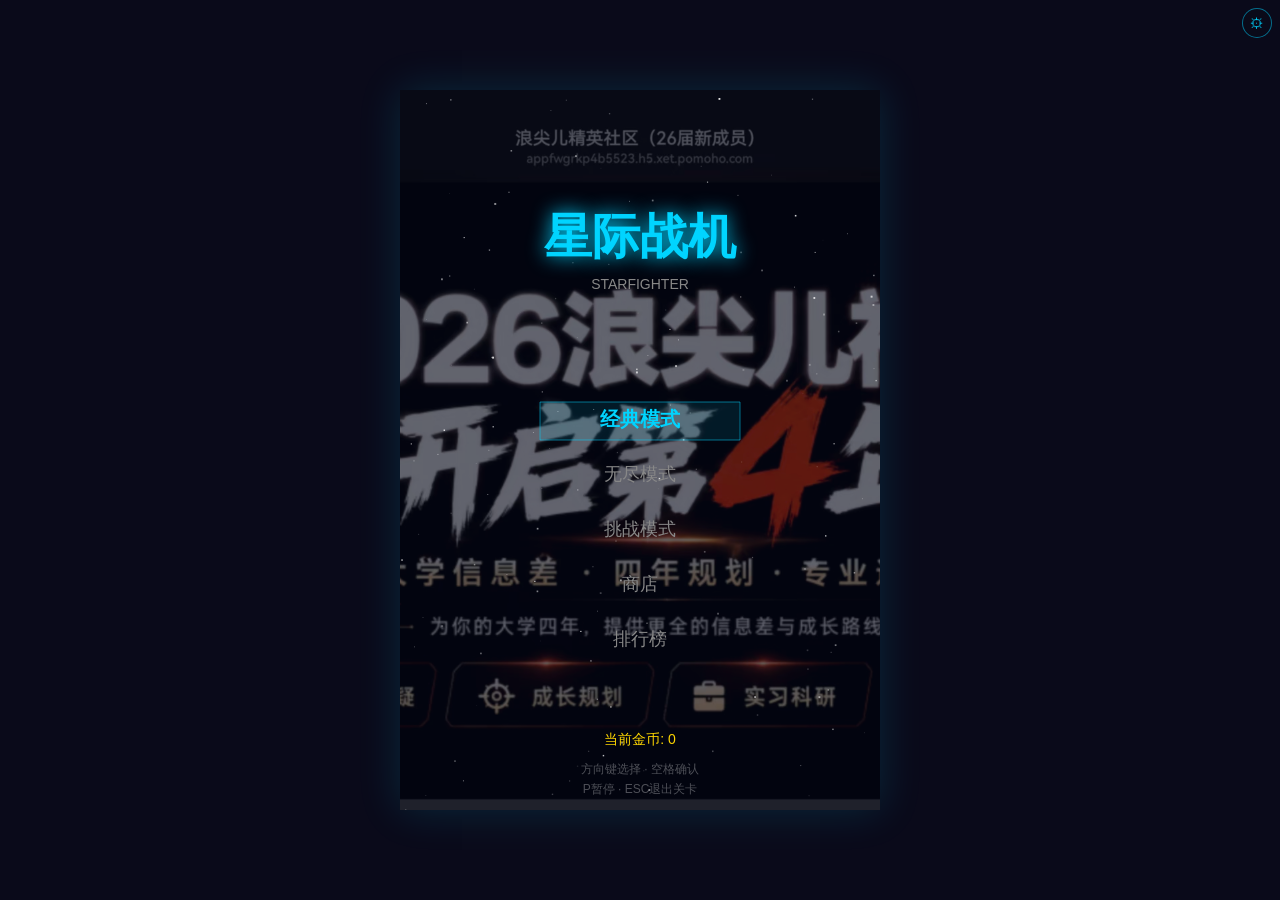
<file: 飞机大战.html>
<!DOCTYPE html>
<html lang="zh-CN">
<head>
<meta charset="UTF-8">
<meta name="viewport" content="width=device-width,initial-scale=1.0,maximum-scale=1.0,user-scalable=no">
<title>星际战机 - 飞机大战</title>
<style>
*{margin:0;padding:0;box-sizing:border-box}
html,body{width:100%;height:100%;overflow:hidden;background:#0A0A1A;font-family:sans-serif;-webkit-tap-highlight-color:transparent;user-select:none;touch-action:none}
#gc{position:relative;width:100vw;height:100vh;display:flex;justify-content:center;align-items:center}
#cv{display:block;background:#0A0A1A;box-shadow:0 0 40px rgba(0,212,255,0.15);cursor:pointer}
#dbg{position:fixed;top:8px;right:8px;background:rgba(10,10,26,0.9);border:1px solid rgba(0,212,255,0.5);border-radius:4px;padding:6px;color:#00D4FF;font-size:11px;z-index:100;display:none;max-width:200px}
#dbg button{display:block;width:100%;margin:2px 0;padding:3px;background:rgba(0,212,255,0.1);border:1px solid rgba(0,212,255,0.3);color:#00D4FF;border-radius:3px;cursor:pointer;font-size:11px}
#dbgBtn{position:fixed;top:8px;right:8px;width:30px;height:30px;background:rgba(10,10,26,0.8);border:1px solid rgba(0,212,255,0.5);border-radius:50%;color:#00D4FF;cursor:pointer;z-index:101;font-size:14px}
</style>
</head>
<body>
<div id="gc"><canvas id="cv"></canvas></div>
<button id="dbgBtn">⚙</button>
<div id="dbg">
<b>调试面板</b>
<button onclick="Dbg.w5()">满级武器</button>
<button onclick="Dbg.boss()">召唤BOSS</button>
<button onclick="Dbg.inv()">无敌模式</button>
<button onclick="Dbg.nlv()">下一关</button>
<button onclick="Dbg.sc()">+10000分</button>
<button onclick="Dbg.hp()">回满血</button>
</div>
<script>
'use strict';
var CW=480,CH=720;
var canvas=document.getElementById('cv');
canvas.width=CW;canvas.height=CH;
var ctx=canvas.getContext('2d');

// ===== 用户指定的游戏背景图（仅游戏内部使用，不用于个人网站） =====
var gameBgImg=new Image();
var gameBgLoaded=false;
gameBgImg.onload=function(){gameBgLoaded=true};
gameBgImg.onerror=function(){gameBgLoaded=false};
gameBgImg.src='浩源.jpg';

function drawUserGameBackground(){
  if(!gameBgLoaded)return;
  // cover 方式铺满 480×720 画布，避免图片变形
  var iw=gameBgImg.naturalWidth||gameBgImg.width, ih=gameBgImg.naturalHeight||gameBgImg.height;
  if(!iw||!ih)return;
  var scale=Math.max(CW/iw,CH/ih), sw=iw*scale, sh=ih*scale;
  var dx=(CW-sw)/2, dy=(CH-sh)/2;
  ctx.save();
  ctx.globalAlpha=0.82;
  ctx.drawImage(gameBgImg,dx,dy,sw,sh);
  // 游戏过程中遮罩更深，保证飞机、子弹与文字清晰；菜单略亮。
  ctx.globalAlpha=1;
  ctx.fillStyle=(game&&game.scene==='playing')?'rgba(4,8,24,.72)':'rgba(4,8,24,.54)';
  ctx.fillRect(0,0,CW,CH);
  ctx.restore();
}

// ===== 工具函数 =====
function clamp(v,a,b){return v<a?a:v>b?b:v}
function getShopItems(){
  return [
    {type:'plane',id:'fighter',price:0},
    {type:'plane',id:'assault',price:500},
    {type:'plane',id:'heavy',price:800},
    {type:'plane',id:'phantom',price:1200},
    {type:'item',id:'life',price:200},
    {type:'item',id:'shield',price:300},
    {type:'item',id:'weapon',price:500}
  ];
}
function rand(a,b){return a+Math.random()*(b-a)}
function dist2(x1,y1,x2,y2){var dx=x1-x2,dy=y1-y2;return dx*dx+dy*dy}

// ===== 飞机类型配置 =====
var PLANE_TYPES={
  fighter:{
    name:'先锋战机',icon:'▲',color:'#00D4FF',accent:'#0088CC',
    desc:'均衡型，标准武器',
    hp:3,speed:5,fireRate:12,
    skillName:'激光冲击',skillDesc:'发射穿透激光',
    skillCost:100,skillType:'laser',
    unlocked:true,price:0
  },
  assault:{
    name:'突击战机',icon:'◆',color:'#FF8800',accent:'#CC5500',
    desc:'高输出，散射武器',
    hp:2,speed:6,fireRate:8,
    skillName:'弹幕风暴',skillDesc:'全向弹幕覆盖',
    skillCost:100,skillType:'barrage',
    unlocked:false,price:500
  },
  heavy:{
    name:'重装战机',icon:'■',color:'#FFD700',accent:'#CC9900',
    desc:'高血量，护盾武器',
    hp:5,speed:3.5,fireRate:15,
    skillName:'钢铁壁垒',skillDesc:'临时无敌+回血',
    skillCost:100,skillType:'invincible',
    unlocked:false,price:800
  },
  phantom:{
    name:'幻影战机',icon:'✦',color:'#AA66FF',accent:'#6633CC',
    desc:'高速，追踪武器',
    hp:2,speed:7,fireRate:10,
    skillName:'时空减速',skillDesc:'减速敌人弹幕',
    skillCost:100,skillType:'timeslow',
    unlocked:false,price:1200
  }
};

// ===== 存档系统 =====
var SaveData={
  data:null,
  load:function(){
    try{
      this.data=JSON.parse(localStorage.getItem('starfighter_save')||'{}');
      if(!this.data.planes)this.data.planes={fighter:true,assault:false,heavy:false,phantom:false};
      if(!this.data.coins)this.data.coins=0;
      if(!this.data.level)this.data.level=1;
      if(!this.data.items)this.data.items={life:0,shield:0,weapon:0};
      if(!this.data.leaderboard)this.data.leaderboard=[];
    }catch(e){
      this.data={planes:{fighter:true,assault:false,heavy:false,phantom:false},coins:0,level:1,items:{life:0,shield:0,weapon:0},leaderboard:[]};
    }
    return this.data;
  },
  save:function(){
    try{localStorage.setItem('starfighter_save',JSON.stringify(this.data))}catch(e){}
  },
  unlockPlane:function(id){
    if(this.data.coins>=PLANE_TYPES[id].price){
      this.data.coins-=PLANE_TYPES[id].price;
      this.data.planes[id]=true;
      this.save();
      return true;
    }
    return false;
  },
  buyItem:function(id,price){
    if(this.data.coins>=price){
      this.data.coins-=price;
      this.data.items[id]=(this.data.items[id]||0)+1;
      this.save();
      return true;
    }
    return false;
  },
  addCoins:function(n){this.data.coins+=n;this.save()},
  addScore:function(score,level,plane,maxCombo){
    this.data.leaderboard.push({score:score,level:level,plane:plane,maxCombo:maxCombo,date:new Date().toLocaleDateString('zh-CN')});
    this.data.leaderboard.sort(function(a,b){return b.score-a.score});
    this.data.leaderboard=this.data.leaderboard.slice(0,10);
    this.save();
  }
};

// ===== 背景星空 =====
function Background(){
  this.layers=[];
  for(var i=0;i<3;i++){
    var layer={stars:[],speed:0.3+i*0.5,count:30+i*20,alpha:0.3+i*0.3};
    for(var j=0;j<layer.count;j++) layer.stars.push({x:rand(0,CW),y:rand(0,CH),s:rand(0.5,2),b:rand(0.3,1)});
    this.layers.push(layer);
  }
}
Background.prototype.update=function(){
  this.layers.forEach(function(l){
    l.stars.forEach(function(s){
      s.y+=l.speed;
      if(s.y>CH){s.y=-5;s.x=rand(0,CW)}
    });
  });
};
Background.prototype.draw=function(ctx){
  this.layers.forEach(function(l){
    ctx.save();
    ctx.globalAlpha=l.alpha;
    l.stars.forEach(function(s){
      ctx.fillStyle='rgba(255,255,255,'+s.b+')';
      ctx.fillRect(s.x,s.y,s.s,s.s);
    });
    ctx.restore();
  });
};

// ===== 粒子系统 =====
function Particles(){this.list=[];this.max=300}
Particles.prototype.explode=function(x,y,n,col){
  n=n||15;col=col||'#FF6600';
  for(var i=0;i<n&&this.list.length<this.max;i++){
    var a=rand(0,Math.PI*2),sp=rand(1,5);
    this.list.push({x:x,y:y,vx:Math.cos(a)*sp,vy:Math.sin(a)*sp,life:rand(20,45),maxLife:45,size:rand(1.5,4),col:col});
  }
};
Particles.prototype.bigExplode=function(x,y){
  var colors=['#FFD700','#FF6600','#FF0055','#FFF'];
  for(var i=0;i<40&&this.list.length<this.max;i++){
    var a=rand(0,Math.PI*2),sp=rand(2,7);
    this.list.push({x:x,y:y,vx:Math.cos(a)*sp,vy:Math.sin(a)*sp,life:rand(30,60),maxLife:60,size:rand(2,5),col:colors[i%4]});
  }
};
Particles.prototype.text=function(x,y,t){
  this.list.push({x:x,y:y,vx:0,vy:-1.5,life:30,maxLife:30,size:14,col:'#FFD700',text:t});
};
Particles.prototype.trail=function(x,y){
  if(this.list.length>=this.max)return;
  this.list.push({x:x+rand(-5,5),y:y+20,vx:rand(-0.3,0.3),vy:rand(1,2.5),life:12,maxLife:12,size:rand(1.5,3),col:'#00D4FF'});
};
Particles.prototype.update=function(){
  for(var i=this.list.length-1;i>=0;i--){
    var p=this.list[i];
    p.x+=p.vx;p.y+=p.vy;p.life--;
    if(p.life<=0)this.list.splice(i,1);
  }
};
Particles.prototype.draw=function(ctx){
  ctx.save();
  for(var i=0;i<this.list.length;i++){
    var p=this.list[i];
    var a=p.life/p.maxLife;
    ctx.globalAlpha=a;
    if(p.text){
      ctx.fillStyle=p.col;
      ctx.font='bold '+p.size+'px sans-serif';
      ctx.textAlign='center';
      ctx.fillText(p.text,p.x,p.y);
    }else{
      ctx.fillStyle=p.col;
      ctx.shadowColor=p.col;
      ctx.shadowBlur=6;
      ctx.beginPath();
      ctx.arc(p.x,p.y,p.size,0,Math.PI*2);
      ctx.fill();
    }
  }
  ctx.globalAlpha=1;ctx.shadowBlur=0;
  ctx.restore();
};
Particles.prototype.clear=function(){this.list=[]};

// ===== 玩家 =====
function Player(planeId){
  this.planeId=planeId||'fighter';
  var cfg=PLANE_TYPES[this.planeId];
  this.x=CW/2;this.y=CH-80;
  this.w=40;this.h=40;this.r=18;
  this.speed=cfg.speed;
  this.hp=cfg.hp;this.maxHp=cfg.hp;
  this.weaponLv=1;
  this.fireCD=0;
  this.invincible=false;this.invTimer=0;
  this.dead=false;this.respawnTimer=0;
  this.shield=false;this.shieldHp=0;
  this.bombs=0;
  this.blink=false;this.hitFlash=0;
  this.engineGlow=0;
  this.color=cfg.color;this.accent=cfg.accent;
  this.energy=0;this.maxEnergy=100;
  this.skillActive=false;this.skillTimer=0;
  this.slowTimer=0;
  this.lives=1;
  this.permanentDead=false;
}
Player.prototype.addEnergy=function(n){this.energy=Math.min(this.maxEnergy,this.energy+n)};
Player.prototype.canUseSkill=function(){return this.energy>=this.maxEnergy};
Player.prototype.useSkill=function(){
  if(!this.canUseSkill())return null;
  this.energy=0;
  var cfg=PLANE_TYPES[this.planeId];
  this.skillActive=true;this.skillTimer=180;
  return cfg.skillType;
};
Player.prototype.update=function(){
  if(this.skillTimer>0){this.skillTimer--;if(this.skillTimer<=0)this.skillActive=false}
  if(this.slowTimer>0)this.slowTimer--;
  if(this.dead){
    this.respawnTimer--;
    if(this.respawnTimer<=0){
      if(this.lives>0){
        this.lives--;
        this.dead=false;
        this.x=CW/2;this.y=CH-80;
        this.hp=this.maxHp;
        this.invincible=true;this.invTimer=120;
      }else{
        this.permanentDead=true;
      }
    }
    return;
  }
  if(this.invincible){
    this.invTimer--;
    this.blink=Math.floor(this.invTimer/4)%2===0;
    if(this.invTimer<=0){this.invincible=false;this.blink=false}
  }
  if(this.fireCD>0)this.fireCD--;
  if(this.hitFlash>0)this.hitFlash--;
  this.engineGlow=(this.engineGlow+0.1)%(Math.PI*2);
};
Player.prototype.move=function(dx,dy){
  if(this.dead)return;
  var spd=this.speed*(this.slowTimer>0?0.5:1);
  this.x=clamp(this.x+dx*spd,this.w/2,CW-this.w/2);
  this.y=clamp(this.y+dy*spd,this.h/2,CH-this.h/2);
};
Player.prototype.fire=function(){
  if(this.dead||this.fireCD>0)return null;
  var cfg=PLANE_TYPES[this.planeId];
  this.fireCD=cfg.fireRate;
  var spd=10,dmg=1;
  var bs=[];
  if(this.planeId==='fighter'){
    if(this.weaponLv===1)bs.push(mkBullet(this.x,this.y-20,0,-1,spd,dmg));
    else if(this.weaponLv===2){bs.push(mkBullet(this.x-8,this.y-20,0,-1,spd,dmg));bs.push(mkBullet(this.x+8,this.y-20,0,-1,spd,dmg))}
    else if(this.weaponLv===3){bs.push(mkBullet(this.x,this.y-20,0,-1,spd,dmg));bs.push(mkBullet(this.x-8,this.y-15,-0.15,-1,spd,dmg));bs.push(mkBullet(this.x+8,this.y-15,0.15,-1,spd,dmg))}
    else if(this.weaponLv===4){for(var i=-2;i<=2;i++)bs.push(mkBullet(this.x,this.y-20,i*0.12,-1,spd,dmg))}
    else if(this.weaponLv===5){var b=mkBullet(this.x,this.y-20,0,-1,15,3);b.pen=true;b.w=10;bs.push(b)}
  }else if(this.planeId==='assault'){
    var w=this.weaponLv;
    for(var i=-Math.min(w,3);i<=Math.min(w,3);i++){
      var a=i*0.2;
      bs.push(mkBullet(this.x,this.y-20,Math.sin(a),-Math.cos(a),11,1));
    }
    if(this.weaponLv>=3){bs.push(mkBullet(this.x-15,this.y-10,-0.3,-1,10,1));bs.push(mkBullet(this.x+15,this.y-10,0.3,-1,10,1))}
  }else if(this.planeId==='heavy'){
    bs.push(mkBullet(this.x,this.y-20,0,-1,8,2));
    if(this.weaponLv>=2){bs.push(mkBullet(this.x-10,this.y-20,0,-1,8,2));bs.push(mkBullet(this.x+10,this.y-20,0,-1,8,2))}
    if(this.weaponLv>=4){bs.push(mkBullet(this.x-5,this.y-15,-0.1,-1,9,1));bs.push(mkBullet(this.x+5,this.y-15,0.1,-1,9,1))}
  }else if(this.planeId==='phantom'){
    var hb=mkBullet(this.x,this.y-20,0,-1,12,1);hb.homing=true;bs.push(hb);
    if(this.weaponLv>=2){var hb2=mkBullet(this.x-10,this.y-18,0,-1,12,1);hb2.homing=true;bs.push(hb2);var hb3=mkBullet(this.x+10,this.y-18,0,-1,12,1);hb3.homing=true;bs.push(hb3)}
    if(this.weaponLv>=4){bs.push(mkBullet(this.x-20,this.y-10,-0.3,-1,10,1));bs.push(mkBullet(this.x+20,this.y-10,0.3,-1,10,1))}
  }
  return bs;
};
function mkBullet(x,y,dx,dy,spd,dmg){
  var l=Math.sqrt(dx*dx+dy*dy)||1;
  return{x:x,y:y,w:6,h:14,vx:dx/l*spd,vy:dy/l*spd,dmg:dmg,pen:false,life:120,active:true,homing:false,tgt:null};
}
Player.prototype.hit=function(d){
  if(this.invincible||this.dead)return false;
  if(this.skillActive&&this.planeId==='heavy'){return false}
  if(this.shield){
    this.shieldHp-=d;
    if(this.shieldHp<=0){this.shield=false;this.shieldHp=0}
    return false;
  }
  this.hp-=d;
  this.hitFlash=8;
  this.invincible=true;this.invTimer=60;
  if(this.weaponLv>1)this.weaponLv--;
  if(this.hp<=0){this.hp=0;this.dead=true;this.respawnTimer=60;return true}
  return false;
};
Player.prototype.draw=function(ctx){
  if(this.dead)return;
  if(this.invincible&&this.blink)return;
  var c=PLANE_TYPES[this.planeId];
  ctx.save();
  ctx.translate(this.x,this.y);
  var g=(Math.sin(this.engineGlow)*0.5+0.5);
  var gr=ctx.createRadialGradient(0,18,2,0,18,14);
  gr.addColorStop(0,c.color);gr.addColorStop(1,'rgba(0,0,0,0)');
  ctx.fillStyle=gr;ctx.fillRect(-8,14,16,18);
  ctx.beginPath();
  ctx.moveTo(0,-22);ctx.lineTo(-20,18);ctx.lineTo(-10,14);
  ctx.lineTo(0,18);ctx.lineTo(10,14);ctx.lineTo(20,18);
  ctx.closePath();
  var bg=ctx.createLinearGradient(0,-22,0,18);
  bg.addColorStop(0,c.color);bg.addColorStop(0.5,c.accent);bg.addColorStop(1,'#0A0A1A');
  ctx.fillStyle=bg;ctx.fill();
  ctx.strokeStyle=c.color;ctx.lineWidth=1.5;ctx.stroke();
  ctx.beginPath();ctx.ellipse(0,-6,5,8,0,0,Math.PI*2);
  ctx.fillStyle=c.color+'66';ctx.fill();
  if(this.shield||(this.skillActive&&this.planeId==='heavy')){
    ctx.beginPath();ctx.arc(0,0,this.r+8,0,Math.PI*2);
    ctx.strokeStyle='rgba(0,255,136,'+(0.4+Math.sin(Date.now()*0.005)*0.3)+')';
    ctx.lineWidth=2;ctx.stroke();
  }
  if(this.hitFlash>0){
    ctx.fillStyle='rgba(255,255,255,'+(this.hitFlash/8)+')';
    ctx.fillRect(-20,-22,40,40);
  }
  if(this.skillActive&&this.planeId==='phantom'){
    ctx.fillStyle='rgba(170,102,255,'+(0.3+Math.sin(Date.now()*0.01)*0.2)+')';
    ctx.beginPath();ctx.arc(0,0,this.r+20,0,Math.PI*2);ctx.fill();
  }
  ctx.restore();
};

// ===== 敌人 =====
var ENEMY_TYPES={
  normal:{w:30,h:30,r:14,hp:1,spd:2,score:100,color:'#FF4444'},
  fast:{w:26,h:26,r:12,hp:1,spd:4,score:150,color:'#FF8800'},
  formation:{w:28,h:28,r:13,hp:1,spd:1.5,score:200,color:'#FF44FF'},
  kamikaze:{w:32,h:32,r:15,hp:1,spd:3.5,score:300,color:'#FF0000'},
  elite:{w:40,h:40,r:18,hp:4,spd:1.2,score:500,color:'#FFAA00',shoot:true,fireRate:60}
};
function Enemy(type){
  var c=ENEMY_TYPES[type]||ENEMY_TYPES.normal;
  this.type=type;
  this.w=c.w;this.h=c.h;this.r=c.r;
  this.hp=c.hp;this.maxHp=c.hp;
  this.speed=c.spd;this.score=c.score;this.color=c.color;
  this.canShoot=c.shoot||false;
  this.fireRate=c.fireRate||0;
  this.shootTimer=rand(0,this.fireRate||30);
  this.x=rand(this.w,CW-this.w);
  this.y=-this.h;
  this.active=true;
  this.hitFlash=0;
  this.phase=0;
}
Enemy.prototype.update=function(player,slowFactor){
  if(!this.active)return;
  this.phase+=0.02;
  if(this.hitFlash>0)this.hitFlash--;
  // 移动模式
  var s=this.speed*(slowFactor||1);
  switch(this.type){
    case'normal':case'fast':this.y+=s;break;
    case'formation':this.y+=s;this.x+=Math.sin(this.phase)*1.5;break;
    case'kamikaze':
      var dx=player.x-this.x,dy=player.y-this.y,d=Math.sqrt(dx*dx+dy*dy);
      if(d>0){this.x+=dx/d*s*0.8;this.y+=dy/d*s*0.8}
      break;
    case'elite':this.y+=s;this.x+=Math.sin(this.phase)*1.5;break;
    default:this.y+=s;
  }
  if(this.y>CH+50)this.active=false;
  if(this.canShoot){
    this.shootTimer--;
    if(this.shootTimer<=0){this.shootTimer=this.fireRate;return'shoot'}
  }
  return null;
};
Enemy.prototype.hit=function(d){
  this.hp-=d;this.hitFlash=5;
  if(this.hp<=0){this.active=false;return true}
  return false;
};
Enemy.prototype.draw=function(ctx){
  if(!this.active)return;
  ctx.save();
  ctx.translate(this.x,this.y);
  ctx.beginPath();
  ctx.moveTo(0,this.h/2);ctx.lineTo(-this.w/2,-this.h/2);ctx.lineTo(this.w/2,-this.h/2);
  ctx.closePath();
  ctx.fillStyle=this.hitFlash>0?'#FFF':this.color;
  ctx.fill();
  ctx.strokeStyle='rgba(255,255,255,0.3)';ctx.lineWidth=1;ctx.stroke();
  if(this.type==='elite'){
    ctx.beginPath();ctx.arc(0,0,5,0,Math.PI*2);
    ctx.fillStyle='rgba(255,255,255,0.6)';ctx.fill();
  }
  ctx.restore();
};

// ===== BOSS TYPES =====
var BOSS_TYPES=[
  {name:'侦察舰',color:'#FF0055',accent:'#FFD700',shape:'triangle',size:1.0,speed:0.5,attack:'fan',interval:120,hpMul:1.0,score:5000},
  {name:'歼击者',color:'#FF8800',accent:'#FFCC00',shape:'diamond',size:1.05,speed:0.6,attack:'spread',interval:100,hpMul:1.2,score:6000},
  {name:'环形堡垒',color:'#AA66FF',accent:'#DD99FF',shape:'circle',size:1.15,speed:0.4,attack:'ring',interval:90,hpMul:1.4,score:7000},
  {name:'猎手',color:'#00CC66',accent:'#66FF99',shape:'arrow',size:1.1,speed:0.7,attack:'track',interval:110,hpMul:1.3,score:8000},
  {name:'蜂巢母舰',color:'#0088FF',accent:'#66CCFF',shape:'hexagon',size:1.2,speed:0.45,attack:'split',interval:95,hpMul:1.6,score:10000},
  {name:'灼焰领主',color:'#FF3300',accent:'#FFAA00',shape:'star',size:1.25,speed:0.55,attack:'laser',interval:80,hpMul:1.8,score:12000},
  {name:'死亡使者',color:'#CC0033',accent:'#FF6666',shape:'skull',size:1.3,speed:0.6,attack:'storm',interval:70,hpMul:2.0,score:15000},
  {name:'星际霸主',color:'#660066',accent:'#FFD700',shape:'fortress',size:1.4,speed:0.35,attack:'chaos',interval:60,hpMul:2.5,score:20000}
];
// ===== BOSS =====
function Boss(level){
  var typeIdx=Math.min(level-1,BOSS_TYPES.length-1);
  var t=BOSS_TYPES[typeIdx];
  this.typeIdx=typeIdx;
  this.type=t;
  this.w=110*t.size;this.h=90*t.size;this.r=45*t.size;
  this.maxHp=Math.floor((50+level*30)*t.hpMul);
  this.hp=this.maxHp;
  this.speed=t.speed;
  this.score=t.score;
  this.x=CW/2;this.y=-this.h;
  this.active=true;
  this.entering=true;
  this.enterTarget=100;
  this.phase=1;
  this.phaseThresholds=[0.66,0.33];
  this.phaseTransition=0;
  this.attackTimer=0;
  this.attackInterval=t.interval;
  this.attackPattern=t.attack;
  this.moveDir=1;
  this.hitFlash=0;
  this.mTime=0;
  this.name=t.name;
  this.color=t.color;
  this.accent=t.accent;
  this.shape=t.shape;
}
Boss.prototype.update=function(slowFactor){
  if(!this.active)return;
  if(this.hitFlash>0)this.hitFlash--;
  var sf=slowFactor||1;
  if(this.entering){
    this.y+=1.5*sf;
    if(this.y>=this.enterTarget){this.y=this.enterTarget;this.entering=false}
    return false;
  }
  if(this.phaseTransition>0){this.phaseTransition--;return false}
  this.mTime+=0.01;
  this.x+=this.moveDir*this.speed*sf;
  if(this.x>CW-this.w/2)this.moveDir=-1;
  else if(this.x<this.w/2)this.moveDir=1;
  this.attackTimer--;
  if(this.attackTimer<=0){this.attackTimer=this.attackInterval;return'shoot'}
  return null;
};
Boss.prototype.checkPhase=function(){
  var ratio=this.hp/this.maxHp;
  var np=1;
  if(ratio<=this.phaseThresholds[1])np=3;
  else if(ratio<=this.phaseThresholds[0])np=2;
  if(np!==this.phase){
    this.phase=np;
    this.phaseTransition=60;
    var basePat=this.type.attack;
    if(np===2){
      this.attackInterval=Math.floor(this.type.interval*0.7);
      var altPats=['spread','ring','storm','chaos','split','laser'];
      var idx=(this.typeIdx+1)%altPats.length;
      this.attackPattern=altPats[idx];
    }else if(np===3){
      this.attackInterval=Math.floor(this.type.interval*0.4);
      var finalPats=['allout','chaos','storm','chaos','storm','chaos','storm','chaos'];
      this.attackPattern=finalPats[this.typeIdx];
    }
    return true;
  }
  return false;
};
Boss.prototype.hit=function(d){
  this.hp-=d;this.hitFlash=5;
  if(this.hp<=0){this.active=false;return true}
  return false;
};
Boss.prototype.draw=function(ctx){
  if(!this.active)return;
  ctx.save();
  ctx.translate(this.x,this.y);
  var c=this.hitFlash>0?'#FFF':this.color;
  var a=this.accent;
  ctx.strokeStyle=a;ctx.lineWidth=2;
  ctx.fillStyle=c;
  var w=this.w,h=this.h;
  switch(this.shape){
    case 'triangle':
      ctx.beginPath();
      ctx.moveTo(0,-h/2);ctx.lineTo(-w/2,h/3);ctx.lineTo(-w/4,h/2);
      ctx.lineTo(w/4,h/2);ctx.lineTo(w/2,h/3);ctx.closePath();
      ctx.fill();ctx.stroke();
      ctx.beginPath();ctx.arc(0,0,14,0,Math.PI*2);
      ctx.fillStyle='rgba(255,215,0,0.6)';ctx.fill();
      break;
    case 'diamond':
      ctx.beginPath();
      ctx.moveTo(0,-h/2);ctx.lineTo(w/2,0);ctx.lineTo(0,h/2);ctx.lineTo(-w/2,0);
      ctx.closePath();ctx.fill();ctx.stroke();
      ctx.beginPath();ctx.arc(0,0,16,0,Math.PI*2);
      ctx.fillStyle='rgba(255,204,0,0.7)';ctx.fill();
      ctx.fillStyle='rgba(255,255,255,0.5)';
      ctx.beginPath();ctx.arc(-8,-4,5,0,Math.PI*2);ctx.fill();
      ctx.beginPath();ctx.arc(8,-4,5,0,Math.PI*2);ctx.fill();
      break;
    case 'circle':
      ctx.beginPath();ctx.arc(0,0,w/2,0,Math.PI*2);ctx.fill();ctx.stroke();
      ctx.beginPath();ctx.arc(0,0,w/3,0,Math.PI*2);
      ctx.fillStyle='rgba(221,153,255,0.5)';ctx.fill();
      ctx.beginPath();ctx.arc(0,0,16,0,Math.PI*2);
      ctx.fillStyle='rgba(255,215,0,0.8)';ctx.fill();
      for(var i=0;i<6;i++){
        var ang=Math.PI*2*i/6+this.mTime;
        ctx.beginPath();ctx.arc(Math.cos(ang)*w/2.2,Math.sin(ang)*w/2.2,6,0,Math.PI*2);
        ctx.fillStyle=a;ctx.fill();
      }
      break;
    case 'arrow':
      ctx.beginPath();
      ctx.moveTo(0,-h/2);ctx.lineTo(w/2,0);ctx.lineTo(w/4,h/3);
      ctx.lineTo(w/4,h/2);ctx.lineTo(-w/4,h/2);ctx.lineTo(-w/4,h/3);
      ctx.lineTo(-w/2,0);ctx.closePath();
      ctx.fill();ctx.stroke();
      ctx.beginPath();ctx.moveTo(-w/3,0);ctx.lineTo(0,-h/3);ctx.lineTo(w/3,0);
      ctx.fillStyle='rgba(102,255,153,0.6)';ctx.fill();
      ctx.beginPath();ctx.arc(0,0,10,0,Math.PI*2);
      ctx.fillStyle='#FFD700';ctx.fill();
      break;
    case 'hexagon':
      ctx.beginPath();
      for(var i=0;i<6;i++){
        var ha=Math.PI/3*i-Math.PI/2;
        var hx=Math.cos(ha)*w/2,hy=Math.sin(ha)*h/2;
        if(i===0)ctx.moveTo(hx,hy);else ctx.lineTo(hx,hy);
      }
      ctx.closePath();ctx.fill();ctx.stroke();
      ctx.beginPath();
      for(var j=0;j<6;j++){
        var ha2=Math.PI/3*j-Math.PI/2;
        var hx2=Math.cos(ha2)*w/3.5,hy2=Math.sin(ha2)*h/3.5;
        if(j===0)ctx.moveTo(hx2,hy2);else ctx.lineTo(hx2,hy2);
      }
      ctx.closePath();
      ctx.fillStyle='rgba(102,204,255,0.5)';ctx.fill();
      ctx.beginPath();ctx.arc(0,0,12,0,Math.PI*2);
      ctx.fillStyle='rgba(255,215,0,0.8)';ctx.fill();
      break;
    case 'star':
      ctx.beginPath();
      for(var i=0;i<10;i++){
        var sa=Math.PI*2*i/10-Math.PI/2;
        var sr=i%2===0?w/2:w/4;
        var sx=Math.cos(sa)*sr,sy=Math.sin(sa)*sr;
        if(i===0)ctx.moveTo(sx,sy);else ctx.lineTo(sx,sy);
      }
      ctx.closePath();ctx.fill();ctx.stroke();
      ctx.beginPath();ctx.arc(0,0,14,0,Math.PI*2);
      ctx.fillStyle='rgba(255,170,0,0.9)';ctx.fill();
      ctx.fillStyle='#FFF';
      ctx.font='bold 14px sans-serif';ctx.textAlign='center';ctx.textBaseline='middle';
      ctx.fillText('🔥',0,1);
      break;
    case 'skull':
      ctx.beginPath();ctx.arc(0,-5,w/2.2,Math.PI,0);
      ctx.lineTo(w/2,h/3);ctx.lineTo(-w/2,h/3);ctx.closePath();
      ctx.fill();ctx.stroke();
      ctx.beginPath();ctx.arc(-12,-5,8,0,Math.PI*2);
      ctx.fillStyle='#000';ctx.fill();
      ctx.beginPath();ctx.arc(12,-5,8,0,Math.PI*2);
      ctx.fill();
      ctx.fillStyle='#FFF';
      ctx.beginPath();ctx.arc(-12,-5,4,0,Math.PI*2);ctx.fill();
      ctx.beginPath();ctx.arc(12,-5,4,0,Math.PI*2);ctx.fill();
      ctx.fillStyle='#000';
      ctx.fillRect(-3,5,6,10);
      ctx.fillRect(-15,5,4,8);
      ctx.fillRect(11,5,4,8);
      break;
    case 'fortress':
      ctx.beginPath();
      ctx.moveTo(-w/2,-h/3);ctx.lineTo(-w/3,-h/2);ctx.lineTo(w/3,-h/2);
      ctx.lineTo(w/2,-h/3);ctx.lineTo(w/2,h/2);ctx.lineTo(-w/2,h/2);
      ctx.closePath();ctx.fill();ctx.stroke();
      ctx.fillStyle=a;
      ctx.fillRect(-w/2-6,-h/4,6,h/2);
      ctx.fillRect(w/2,-h/4,6,h/2);
      ctx.fillRect(-w/3,-h/2-8,w/1.5,8);
      ctx.fillStyle=c;
      ctx.beginPath();
      ctx.moveTo(0,-h/2-8);ctx.lineTo(-8,-h/2-20);ctx.lineTo(8,-h/2-20);
      ctx.closePath();ctx.fill();
      ctx.beginPath();ctx.arc(0,0,18,0,Math.PI*2);
      ctx.fillStyle='rgba(255,215,0,0.9)';ctx.fill();
      ctx.fillStyle='#FFF';
      ctx.font='bold 10px sans-serif';ctx.textAlign='center';ctx.textBaseline='middle';
      ctx.fillText('⚔',0,1);
      var t1=this.mTime;
      ctx.fillStyle='rgba(255,255,255,'+(0.3+Math.sin(t1*5)*0.3)+')';
      ctx.beginPath();ctx.arc(-25,0,5,0,Math.PI*2);ctx.fill();
      ctx.beginPath();ctx.arc(25,0,5,0,Math.PI*2);ctx.fill();
      break;
  }
  // 血条
  var r=this.hp/this.maxHp;
  var barW=Math.max(80,this.w*0.8);
  ctx.fillStyle='rgba(0,0,0,0.6)';
  ctx.fillRect(-barW/2,-this.h/2-18,barW,7);
  ctx.strokeStyle='rgba(255,255,255,0.3)';ctx.lineWidth=1;
  ctx.strokeRect(-barW/2,-this.h/2-18,barW,7);
  ctx.fillStyle=r>0.5?'#00FF88':r>0.25?'#FFAA00':'#FF0055';
  ctx.fillRect(-barW/2+1,-this.h/2-17,(barW-2)*r,5);
  // Boss 名称
  ctx.fillStyle='#FFF';ctx.font='bold 11px sans-serif';ctx.textAlign='center';
  ctx.fillText(this.name,0,-this.h/2-24);
  if(this.phaseTransition>0){
    ctx.strokeStyle='rgba(255,215,0,'+(Math.random()*0.5+0.5)+')';
    ctx.lineWidth=3;
    ctx.beginPath();ctx.arc(0,0,this.w/2+10+Math.random()*10,0,Math.PI*2);ctx.stroke();
  }
  ctx.restore();
};

// ===== 子弹管理 =====
function Bullets(){this.player=[];this.enemy=[];this.maxP=50;this.maxE=150}
Bullets.prototype.addPlayer=function(b){if(this.player.length<this.maxP){b.active=true;this.player.push(b)}};
Bullets.prototype.addEnemy=function(b){if(this.enemy.length<this.maxE){b.active=true;this.enemy.push(b)}};
Bullets.prototype.update=function(slowFactor){
  var sf=slowFactor||1;
  for(var i=this.player.length-1;i>=0;i--){
    var b=this.player[i];
    b.x+=b.vx;b.y+=b.vy;b.life--;
    if(b.life<=0||b.y<-20||b.y>CH+20||b.x<-20||b.x>CW+20||!b.active)this.player.splice(i,1);
  }
  for(var j=this.enemy.length-1;j>=0;j--){
    var e=this.enemy[j];
    e.x+=e.vx*sf;e.y+=e.vy*sf;e.life--;
    if(e.life<=0||e.y>CH+20||e.y<-20||e.x<-20||e.x>CW+20||!e.active)this.enemy.splice(j,1);
  }
};
Bullets.prototype.draw=function(ctx){
  // 玩家子弹
  ctx.save();
  ctx.shadowColor='#00D4FF';ctx.shadowBlur=8;
  ctx.fillStyle='#00D4FF';
  for(var i=0;i<this.player.length;i++){
    var b=this.player[i];
    if(!b.active)continue;
    ctx.fillRect(b.x-b.w/2,b.y-b.h/2,b.w,b.h);
  }
  // 敌人子弹
  ctx.shadowColor='#FF4444';ctx.shadowBlur=6;
  ctx.fillStyle='#FF4444';
  for(var j=0;j<this.enemy.length;j++){
    var e=this.enemy[j];
    if(!e.active)continue;
    ctx.beginPath();ctx.arc(e.x,e.y,4,0,Math.PI*2);ctx.fill();
  }
  ctx.shadowBlur=0;
  ctx.restore();
};
Bullets.prototype.clear=function(){this.player=[];this.enemy=[]};

// ===== 碰撞检测 =====
var Collide={
  rectCircle:function(rx,ry,rw,rh,cx,cy,cr){
    var nx=clamp(cx,rx,rx+rw),ny=clamp(cy,ry,ry+rh);
    return dist2(cx,cy,nx,ny)<cr*cr;
  },
  circleCircle:function(x1,y1,r1,x2,y2,r2){
    return dist2(x1,y1,x2,y2)<(r1+r2)*(r1+r2);
  }
};

// ===== 道具系统 =====
var POWERUP_TYPES={
  weapon:{label:'P',color:'#00D4FF',chance:0.20},
  shield:{label:'S',color:'#00FF88',chance:0.08},
  bomb:{label:'B',color:'#FFD700',chance:0.05},
  health:{label:'+',color:'#FF3366',chance:0.10},
  score:{label:'★',color:'#FFD700',chance:0.20},
  speed:{label:'⚡',color:'#00D4FF',chance:0.07}
};
function Powerups(){this.list=[];this.max=10}
Powerups.prototype.spawn=function(x,y){
  if(this.list.length>=this.max)return;
  var r=Math.random(),c=0,type=null;
  for(var k in POWERUP_TYPES){c+=POWERUP_TYPES[k].chance;if(r<=c){type=k;break}}
  if(!type)return;
  this.list.push({type:type,x:x,y:y,vy:1,life:300,timer:0,active:true});
};
Powerups.prototype.update=function(player){
  for(var i=this.list.length-1;i>=0;i--){
    var p=this.list[i];
    p.y+=p.vy;p.x+=Math.sin(p.timer*0.05)*0.3;p.timer++;p.life--;
    if(p.life<=0||p.y>CH+20){this.list.splice(i,1);continue}
    if(!player.dead&&Collide.circleCircle(p.x,p.y,12,player.x,player.y,player.r)){
      this.applyPowerup(p.type,player);
      this.list.splice(i,1);
    }
  }
};
Powerups.prototype.applyPowerup=function(type,p){
  switch(type){
    case'weapon':if(p.weaponLv<5)p.weaponLv++;game.particles.text(p.x,p.y-25,'武器升级!');break;
    case'shield':p.shield=true;p.shieldHp=3;game.particles.text(p.x,p.y-25,'护盾!');break;
    case'bomb':p.bombs++;game.particles.text(p.x,p.y-25,'+炸弹');break;
    case'health':if(p.hp<p.maxHp){p.hp++;game.particles.text(p.x,p.y-25,'+生命')}break;
    case'score':game.score+=500;game.particles.text(p.x,p.y-25,'+500');break;
    case'speed':game.particles.text(p.x,p.y-25,'加速!');break;
  }
};
Powerups.prototype.draw=function(ctx){
  for(var i=0;i<this.list.length;i++){
    var p=this.list[i];
    if(p.life<60&&Math.floor(p.life/5)%2===0)continue;
    var c=POWERUP_TYPES[p.type];
    ctx.save();
    ctx.fillStyle='rgba(0,0,0,0.6)';
    ctx.strokeStyle=c.color;ctx.lineWidth=2;
    ctx.shadowColor=c.color;ctx.shadowBlur=10;
    ctx.beginPath();ctx.arc(p.x,p.y,11,0,Math.PI*2);ctx.fill();ctx.stroke();
    ctx.shadowBlur=0;
    ctx.fillStyle=c.color;
    ctx.font='bold 12px sans-serif';
    ctx.textAlign='center';ctx.textBaseline='middle';
    ctx.fillText(c.label,p.x,p.y);
    ctx.restore();
  }
};
Powerups.prototype.clear=function(){this.list=[]};

// ===== 游戏主对象 =====
var game={
  scene:'menu', // menu, playing, gameover, leaderboard
  player:null,
  enemies:[],
  boss:null,
  bullets:new Bullets(),
  powerups:new Powerups(),
  particles:new Particles(),
  bg:new Background(),
  score:0,combo:0,maxCombo:0,comboTimer:0,
  level:1,wave:0,waveEnemies:0,waveTarget:0,
  spawnCD:0,bossSpawned:false,
  difficulty:1,
  menuSelect:0,
  selectedPlane:'fighter',
  planeSelectIdx:0,
  shopSelectIdx:0,
  shopHover:-1,
  earnedCoins:0,
  slowTimer:0,
  gameOverTimer:0,
  paused:false,
  mode:'campaign',
  challengeTime:0,
  keys:{},
  init:function(){
    SaveData.load();
    this.bindInput();
    this.loop();
  },
  bindInput:function(){
    var self=this;
    window.addEventListener('keydown',function(e){
      self.keys[e.key]=true;
      if(e.key===' '){e.preventDefault();
        if(self.scene==='playing'&&self.player&&self.player.bombs>0){
          self.player.bombs--;
          self.particles.bigExplode(self.player.x,self.player.y);
          for(var i=0;i<self.enemies.length;i++){
            if(self.enemies[i].active){
              self.bullets.addEnemy({x:self.enemies[i].x,y:self.enemies[i].y,vx:0,vy:-1,life:10,active:true});
              self.enemies[i].hp=0;self.enemies[i].active=false;
              self.particles.explode(self.enemies[i].x,self.enemies[i].y,10,self.enemies[i].color);
              self.score+=self.enemies[i].score;
            }
          }
          if(self.boss&&self.boss.active)self.boss.hp-=20;
        }
      }
      if(e.key==='Shift'){
        e.preventDefault();
        if(self.scene==='playing'&&self.player&&self.player.canUseSkill()){
          var st=self.player.useSkill();
          if(st==='laser'){
            var lb=mkBullet(self.player.x,self.player.y-30,0,-1,20,20);
            lb.pen=true;lb.w=20;lb.h=40;lb.life=60;
            self.bullets.addPlayer(lb);
            self.particles.bigExplode(self.player.x,self.player.y-30);
          }else if(st==='barrage'){
            for(var bi=0;bi<16;bi++){
              var ba=Math.PI*2*bi/16;
              self.bullets.addPlayer(mkBullet(self.player.x,self.player.y,Math.cos(ba),Math.sin(ba),8,2));
            }
            self.particles.bigExplode(self.player.x,self.player.y);
          }else if(st==='invincible'){
            self.player.invincible=true;self.player.invTimer=180;
            self.player.hp=self.player.maxHp;
            self.particles.text(self.player.x,self.player.y-30,'无敌!');
          }else if(st==='timeslow'){
            self.slowTimer=180;
            self.particles.text(CW/2,100,'时空减速!');
          }
        }
      }
      if(e.key==='Escape'){
        if(self.scene==='playing'){
          if(self.paused){
            saveScore(self.score,self.level,self.mode,self.maxCombo);
            SaveData.addCoins(self.earnedCoins);
            self.particles.text(CW/2,CH/2,'获得 '+self.earnedCoins+' 金币');
            self.paused=false;
            self.scene='planeSelect';
          }else{
            saveScore(self.score,self.level,self.mode,self.maxCombo);
            SaveData.addCoins(self.earnedCoins);
            self.particles.text(CW/2,CH/2-40,'获得 '+self.earnedCoins+' 金币');
            self.scene='planeSelect';
          }
        }
        else if(self.scene==='leaderboard'||self.scene==='gameover'||self.scene==='planeSelect'||self.scene==='shop')self.scene='menu';
      }
      if(e.key==='p'||e.key==='P'){
        if(self.scene==='playing')self.paused=!self.paused;
      }
      // 调试快捷键
      if(self.scene==='playing'){
        if(e.key==='F1'){e.preventDefault();if(self.player)self.player.weaponLv=5}
        if(e.key==='F2'){e.preventDefault();self.spawnBoss()}
        if(e.key==='F3'){e.preventDefault();if(self.player){self.player.invincible=false;self.player.invTimer=99999}}
        if(e.key==='F4'){e.preventDefault();self.level++;self.setupLevel()}
      }
      // 菜单导航
      if(self.scene==='menu'){
        if(e.key==='ArrowUp'||e.key==='w'||e.key==='W')self.menuSelect=(self.menuSelect+4)%5;
        if(e.key==='ArrowDown'||e.key==='s'||e.key==='S')self.menuSelect=(self.menuSelect+1)%5;
        if(e.key===' '||e.key==='Enter')self.startGame(['campaign','endless','challenge','shop','leaderboard'][self.menuSelect]);
      }
      // 飞机选择导航
      if(self.scene==='planeSelect'){
        var pids=['fighter','assault','heavy','phantom'];
        if(e.key==='ArrowUp'||e.key==='w'||e.key==='W')self.planeSelectIdx=(self.planeSelectIdx+3)%4;
        if(e.key==='ArrowDown'||e.key==='s'||e.key==='S')self.planeSelectIdx=(self.planeSelectIdx+1)%4;
        if(e.key===' '||e.key==='Enter'){
          var sel=pids[self.planeSelectIdx];
          if(SaveData.data.planes[sel]){
            self.selectedPlane=sel;
            self.beginGame();
          }
        }
      }
      // 商店导航
      if(self.scene==='shop'){
        var sitems=[
          {type:'plane',id:'fighter',price:0},
          {type:'plane',id:'assault',price:500},
          {type:'plane',id:'heavy',price:800},
          {type:'plane',id:'phantom',price:1200},
          {type:'item',id:'life',price:200},
          {type:'item',id:'shield',price:300},
          {type:'item',id:'weapon',price:500}
        ];
        if(e.key==='ArrowUp'||e.key==='w'||e.key==='W')self.shopSelectIdx=(self.shopSelectIdx+sitems.length-1)%sitems.length;
        if(e.key==='ArrowDown'||e.key==='s'||e.key==='S')self.shopSelectIdx=(self.shopSelectIdx+1)%sitems.length;
        if(e.key===' '||e.key==='Enter'){
          var sit=sitems[self.shopSelectIdx];
          if(sit.type==='plane'){
            if(!SaveData.data.planes[sit.id]&&SaveData.data.coins>=sit.price){
              SaveData.unlockPlane(sit.id);
            }
          }else{
            if(SaveData.data.coins>=sit.price){
              SaveData.buyItem(sit.id,sit.price);
            }
          }
        }
      }
      if(self.scene==='gameover'&&self.gameOverTimer>60){
        if(e.key===' '||e.key==='Enter')self.scene='menu';
      }
    });
    window.addEventListener('keyup',function(e){self.keys[e.key]=false});
    // 触摸
    var tx=0,ty=0;
    canvas.addEventListener('touchstart',function(e){
      e.preventDefault();
      var t=e.touches[0];
      var r=canvas.getBoundingClientRect();
      tx=(t.clientX-r.left)*(CW/r.width);
      ty=(t.clientY-r.top)*(CH/r.height);
      if(game.scene==='menu'){
        var sy=330,sh=55;
        for(var i=0;i<5;i++){
          if(Math.abs(ty-(sy+i*sh))<25&&Math.abs(tx-CW/2)<100){
            game.startGame(['campaign','endless','challenge','shop','leaderboard'][i]);
          }
        }
      }else if(game.scene==='planeSelect'){
        var pids=['fighter','assault','heavy','phantom'];
        var py=90,ph=130;
        for(var j=0;j<4;j++){
          var cy=py+j*(ph+10);
          if(ty>cy&&ty<cy+ph){
            if(SaveData.data.planes[pids[j]]){
              game.selectedPlane=pids[j];
              game.beginGame();
            }
          }
        }
      }else if(game.scene==='shop'){
        var sitems2=[
          {type:'plane',id:'fighter',price:0},
          {type:'plane',id:'assault',price:500},
          {type:'plane',id:'heavy',price:800},
          {type:'plane',id:'phantom',price:1200},
          {type:'item',id:'life',price:200},
          {type:'item',id:'shield',price:300},
          {type:'item',id:'weapon',price:500}
        ];
        var ssy=100,sh2=50;
        for(var k=0;k<sitems2.length;k++){
          var scy=ssy+k*(sh2+5);
          if(ty>scy&&ty<scy+sh2){
            var sit2=sitems2[k];
            if(sit2.type==='plane'){
              if(!SaveData.data.planes[sit2.id]&&SaveData.data.coins>=sit2.price){
                SaveData.unlockPlane(sit2.id);
              }
            }else{
              if(SaveData.data.coins>=sit2.price){
                SaveData.buyItem(sit2.id,sit2.price);
              }
            }
          }
        }
      }else if(game.scene==='gameover'&&game.gameOverTimer>60){
        game.scene='menu';
      }
    },{passive:false});
    canvas.addEventListener('touchmove',function(e){
      e.preventDefault();
      if(game.scene!=='playing'||!game.player||game.player.dead)return;
      var t=e.touches[0];
      var r=canvas.getBoundingClientRect();
      var nx=(t.clientX-r.left)*(CW/r.width);
      var ny=(t.clientY-r.top)*(CH/r.height);
      game.player.x=clamp(game.player.x+(nx-tx),game.player.w/2,CW-game.player.w/2);
      game.player.y=clamp(game.player.y+(ny-ty),game.player.h/2,CH-game.player.h/2);
      tx=nx;ty=ny;
    },{passive:false});
    // 鼠标点击
    var mouseDown=false,mx=0,my=0;
    canvas.addEventListener('mousedown',function(e){
      var r=canvas.getBoundingClientRect();
      mx=(e.clientX-r.left)*(CW/r.width);
      my=(e.clientY-r.top)*(CH/r.height);
      if(game.scene==='menu'){
        var sy=330,sh=55;
        for(var i=0;i<5;i++){
          if(Math.abs(my-(sy+i*sh))<25&&Math.abs(mx-CW/2)<100){
            game.startGame(['campaign','endless','challenge','shop','leaderboard'][i]);
            return;
          }
        }
      }else if(game.scene==='planeSelect'){
        var pids=['fighter','assault','heavy','phantom'];
        var py=90,ph=130;
        for(var j=0;j<4;j++){
          var cy=py+j*(ph+10);
          if(my>cy&&my<cy+ph){
            if(SaveData.data.planes[pids[j]]){
              game.selectedPlane=pids[j];
              game.beginGame();
            }
            return;
          }
        }
      }else if(game.scene==='shop'){
        var shopItems=getShopItems();
        var ssy=85,sih=42,siw=400;
        for(var k=0;k<shopItems.length;k++){
          var scy=ssy+k*(sih+4);
          if(my>scy&&my<scy+sih&&mx>CW/2-siw/2&&mx<CW/2+siw/2){
            var sit=shopItems[k];
            if(sit.type==='plane'){
              if(!SaveData.data.planes[sit.id]&&SaveData.data.coins>=sit.price){
                SaveData.unlockPlane(sit.id);
                game.particles.text(CW/2,CH-60,'购买成功!');
              }else if(!SaveData.data.planes[sit.id]){
                game.particles.text(CW/2,CH-60,'金币不足!');
              }else{
                game.particles.text(CW/2,CH-60,'已拥有');
              }
            }else{
              if(SaveData.data.coins>=sit.price){
                SaveData.buyItem(sit.id,sit.price);
                game.particles.text(CW/2,CH-60,'购买成功!');
              }else{
                game.particles.text(CW/2,CH-60,'金币不足!');
              }
            }
            return;
          }
        }
      }else if(game.scene==='gameover'&&game.gameOverTimer>60){
        game.scene='menu';
      }else if(game.scene==='leaderboard'){
        game.scene='menu';
      }else if(game.scene==='playing'){
        if(game.paused){game.paused=false}
        else{mouseDown=true;game.player.x=clamp(mx,game.player.w/2,CW-game.player.w/2);game.player.y=clamp(my,game.player.h/2,CH-game.player.h/2)}
      }
    });
    canvas.addEventListener('mousemove',function(e){
      var r=canvas.getBoundingClientRect();
      mx=(e.clientX-r.left)*(CW/r.width);
      my=(e.clientY-r.top)*(CH/r.height);
      if(game.scene==='playing'&&mouseDown&&game.player&&!game.player.dead){
        game.player.x=clamp(mx,game.player.w/2,CW-game.player.w/2);
        game.player.y=clamp(my,game.player.h/2,CH-game.player.h/2);
      }
      if(game.scene==='shop'){
        var ssy2=85,sih2=42,siw2=400;
        var found=-1;
        for(var k=0;k<7;k++){
          var scy2=ssy2+k*(sih2+4);
          if(my>scy2&&my<scy2+sih2&&mx>CW/2-siw2/2&&mx<CW/2+siw2/2){found=k;break}
        }
        game.shopSelectIdx=found>=0?found:game.shopSelectIdx;
        game.shopHover=found;
        canvas.style.cursor=found>=0?'pointer':'default';
      }else if(game.scene==='menu'){
        var msy=330,msh=55;
        var overMenu=false;
        for(var mi=0;mi<5;mi++){
          if(Math.abs(my-(msy+mi*msh))<25&&Math.abs(mx-CW/2)<100){overMenu=true;break}
        }
        canvas.style.cursor=overMenu?'pointer':'default';
      }else if(game.scene==='planeSelect'){
        var py2=90,ph2=130;
        var overPlane=false;
        for(var pi=0;pi<4;pi++){
          if(my>py2+pi*(ph2+10)&&my<py2+pi*(ph2+10)+ph2){overPlane=true;break}
        }
        canvas.style.cursor=overPlane?'pointer':'default';
      }else{
        canvas.style.cursor='default';
      }
    });
    canvas.addEventListener('mouseup',function(){mouseDown=false});
    canvas.addEventListener('mouseleave',function(){mouseDown=false});
    // 调试面板
    document.getElementById('dbgBtn').onclick=function(){
      var d=document.getElementById('dbg');
      d.style.display=d.style.display==='block'?'none':'block';
    };
  },
  startGame:function(mode){
    if(mode==='leaderboard'){this.scene='leaderboard';return}
    if(mode==='shop'){this.scene='shop';return}
    this.mode=mode;
    this.scene='planeSelect';
    this.planeSelectIdx=0;
    this.earnedCoins=0;
  },
  beginGame:function(){
    this.scene='playing';
    this.player=new Player(this.selectedPlane);
    this.enemies=[];
    this.boss=null;
    this.bossSpawned=false;
    this.bullets.clear();
    this.powerups.clear();
    this.particles.clear();
    this.score=0;this.combo=0;this.maxCombo=0;
    this.level=1;this.wave=0;
    this.gameOverTimer=0;
    this.paused=false;
    this.challengeTime=0;
    this.slowTimer=0;
    var sd=SaveData.data;
    if(sd.items.life>0){this.player.maxHp+=sd.items.life;this.player.hp=this.player.maxHp}
    if(sd.items.shield>0){this.player.shield=true;this.player.shieldHp=3*sd.items.shield}
    if(sd.items.weapon>0){this.player.weaponLv=Math.min(5,1+sd.items.weapon)}
    sd.items={life:0,shield:0,weapon:0};
    SaveData.save();
    if(this.mode==='challenge'){this.player.hp=1;this.player.maxHp=1}
    this.setupLevel();
  },
  setupLevel:function(){
    this.wave=0;
    this.spawnCD=30;
    this.nextWave();
  },
  nextWave:function(){
    this.wave++;
    var enemiesPerWave=4+this.level+Math.floor(this.wave*0.5);
    this.waveTarget=enemiesPerWave;
    this.waveEnemies=0;
    this.particles.text(CW/2,100,'第'+this.level+'关 - 波次'+this.wave);
  },
  spawnEnemy:function(){
    var type='normal';
    var r=Math.random();
    if(this.difficulty>1.5&&r<0.15)type='fast';
    else if(this.difficulty>2&&r<0.08)type='formation';
    else if(this.difficulty>2.5&&r<0.05)type='kamikaze';
    else if(this.difficulty>2&&r<0.03)type='elite';
    this.enemies.push(new Enemy(type));
    this.waveEnemies++;
  },
  spawnBoss:function(){
    if(this.boss)return;
    this.boss=new Boss(this.level);
    this.bossSpawned=true;
    this.particles.text(CW/2,CH/2-50,'WARNING!');
    this.particles.bigExplode(CW/2,50);
  },
  bossAttack:function(){
    if(!this.boss)return;
    var bs=[],sp=5,b=this.boss;
    switch(b.attackPattern){
      case 'fan':
        for(var i=0;i<11;i++){
          var a=Math.PI/2+(i-5)*0.12;
          bs.push({x:b.x,y:b.y+30,vx:Math.cos(a)*sp,vy:Math.sin(a)*sp,life:180,active:true});
        }
        break;
      case 'spread':
        for(var i=0;i<7;i++){
          var a=Math.PI/2+(i-3)*0.18;
          bs.push({x:b.x,y:b.y+20,vx:Math.cos(a)*sp,vy:Math.sin(a)*sp,life:180,active:true});
        }
        for(var j=0;j<4;j++){
          bs.push({x:b.x-30,y:b.y+10,vx:rand(-0.5,0.5),vy:sp*0.8,life:180,active:true});
          bs.push({x:b.x+30,y:b.y+10,vx:rand(-0.5,0.5),vy:sp*0.8,life:180,active:true});
        }
        break;
      case 'ring':
        for(var i=0;i<12;i++){
          var a=Math.PI*2*i/12+b.mTime*0.5;
          bs.push({x:b.x,y:b.y,vx:Math.cos(a)*3,vy:Math.sin(a)*3,life:200,active:true});
        }
        for(var j=0;j<8;j++){
          var a2=Math.PI*2*j/8-b.mTime*0.3;
          bs.push({x:b.x,y:b.y,vx:Math.cos(a2)*4,vy:Math.sin(a2)*4,life:180,active:true});
        }
        break;
      case 'track':
        var dx=this.player.x-b.x,dy=this.player.y-b.y;
        var d=Math.sqrt(dx*dx+dy*dy)||1;
        for(var i=0;i<3;i++){
          bs.push({x:b.x,y:b.y+20,vx:dx/d*(sp+i*0.5),vy:dy/d*(sp+i*0.5),life:180,active:true});
        }
        for(var j=0;j<5;j++){
          bs.push({x:b.x+rand(-20,20),y:b.y+10,vx:rand(-1,1),vy:sp*0.8,life:150,active:true});
        }
        break;
      case 'split':
        for(var i=0;i<6;i++){
          var a=Math.PI/2+(i-2.5)*0.15;
          bs.push({x:b.x,y:b.y+20,vx:Math.cos(a)*sp*0.7,vy:Math.sin(a)*sp*0.7,life:120,active:true,split:true});
        }
        for(var j=0;j<4;j++){
          var a2=Math.PI/4+j*Math.PI/2;
          bs.push({x:b.x,y:b.y,vx:Math.cos(a2)*3,vy:Math.sin(a2)*3,life:200,active:true});
        }
        break;
      case 'laser':
        bs.push({x:b.x,y:b.y+30,vx:0,vy:8,life:100,active:true,isLaser:true});
        for(var i=0;i<8;i++){
          var a=Math.PI*2*i/8;
          bs.push({x:b.x,y:b.y,vx:Math.cos(a)*sp*0.8,vy:Math.sin(a)*sp*0.8,life:150,active:true});
        }
        break;
      case 'storm':
        for(var i=0;i<20;i++){
          var a=Math.PI*2*i/20+b.mTime;
          bs.push({x:b.x,y:b.y,vx:Math.cos(a)*sp,vy:Math.sin(a)*sp,life:180,active:true});
        }
        for(var j=0;j<6;j++){
          var a2=Math.PI/2+rand(-0.3,0.3);
          bs.push({x:b.x,y:b.y+20,vx:Math.cos(a2)*sp*1.2,vy:Math.sin(a2)*sp*1.2,life:180,active:true});
        }
        break;
      case 'chaos':
        for(var i=0;i<16;i++){
          var a=Math.PI*2*i/16+b.mTime*0.7;
          bs.push({x:b.x,y:b.y,vx:Math.cos(a)*3.5,vy:Math.sin(a)*3.5,life:200,active:true});
        }
        for(var j=0;j<10;j++){
          bs.push({x:b.x+rand(-40,40),y:b.y+rand(-20,20),vx:rand(-3,3),vy:rand(2,5),life:150,active:true});
        }
        var dx2=this.player.x-b.x,dy2=this.player.y-b.y,d2=Math.sqrt(dx2*dx2+dy2*dy2)||1;
        bs.push({x:b.x,y:b.y,vx:dx2/d2*6,vy:dy2/d2*6,life:200,active:true,isLaser:true});
        bs.push({x:b.x,y:b.y,vx:dx2/d2*4,vy:dy2/d2*4,life:200,active:true});
        break;
    }
    for(var i=0;i<bs.length;i++)this.bullets.addEnemy(bs[i]);
  },
  update:function(){
    this.bg.update();
    if(this.scene!=='playing'){this.particles.update();return}
    if(this.paused){return}
    if(this.slowTimer>0)this.slowTimer--;
    var slowFactor=this.slowTimer>0?0.3:1;
    if(this.player.dead&&this.player.respawnTimer<=0&&this.player.hp>0){
      // respawn
    }
    this.player.update();
    // 移动
    if(!this.player.dead){
      if(this.keys['ArrowLeft']||this.keys['a']||this.keys['A'])this.player.move(-1,0);
      if(this.keys['ArrowRight']||this.keys['d']||this.keys['D'])this.player.move(1,0);
      if(this.keys['ArrowUp']||this.keys['w']||this.keys['W'])this.player.move(0,-1);
      if(this.keys['ArrowDown']||this.keys['s']||this.keys['S'])this.player.move(0,1);
    }
    // 射击
    var bs=this.player.fire();
    if(bs)for(var i=0;i<bs.length;i++)this.bullets.addPlayer(bs[i]);
    // 难度
    this.difficulty=1+this.level*0.2;
    // 刷怪
    if(!this.bossSpawned){
      this.spawnCD--;
      if(this.spawnCD<=0&&this.waveEnemies<this.waveTarget){
        this.spawnEnemy();
        this.spawnCD=Math.max(20,60-this.level*5);
      }
      if(this.waveEnemies>=this.waveTarget){
        var allDead=true;
        for(var j=0;j<this.enemies.length;j++)if(this.enemies[j].active){allDead=false;break}
        if(allDead){
          if(this.wave>=3+Math.floor(this.level/2))this.spawnBoss();
          else{this.nextWave();this.spawnCD=60}
        }
      }
    }
    // 更新敌人
    for(var k=0;k<this.enemies.length;k++){
      var e=this.enemies[k];
      if(!e.active)continue;
      var action=e.update(this.player,slowFactor);
      if(action==='shoot'){
        var n=5;
        for(var m=0;m<n;m++){
          var a=Math.PI/2+(m-(n-1)/2)*0.15;
          this.bullets.addEnemy({x:e.x,y:e.y,vx:Math.cos(a)*4,vy:Math.sin(a)*4,life:180,active:true});
        }
      }
      // 玩家子弹打敌人
      for(var bi=this.bullets.player.length-1;bi>=0;bi--){
        var pb=this.bullets.player[bi];
        if(!pb.active)continue;
        if(Collide.rectCircle(e.x-e.w/2,e.y-e.h/2,e.w,e.h,pb.x,pb.y,5)){
          var killed=e.hit(pb.dmg);
          this.particles.explode(pb.x,pb.y,3,e.color);
          if(!pb.pen)pb.active=false;
          if(killed){
            this.particles.explode(e.x,e.y,15,e.color);
            this.score+=e.score;
            this.combo++;
            if(this.combo>this.maxCombo)this.maxCombo=this.combo;
            this.comboTimer=180;
            this.particles.text(e.x,e.y-20,'+'+e.score);
            if(e.type==='elite'){this.earnedCoins+=15;this.particles.text(e.x,e.y-50,'+15金币')}
            else{this.earnedCoins+=5}
            this.player.addEnergy(10);
            if(Math.random()<0.15)this.powerups.spawn(e.x,e.y);
          }
        }
      }
      // 敌人撞玩家
      if(!this.player.dead&&!this.player.invincible){
        if(Collide.circleCircle(this.player.x,this.player.y,this.player.r,e.x,e.y,e.r)){
          e.active=false;
          this.particles.explode(e.x,e.y,10,e.color);
          var dead=this.player.hit(1);
          if(dead){this.particles.bigExplode(this.player.x,this.player.y)}
        }
      }
    }
    // 清理死敌
    this.enemies=this.enemies.filter(function(e){return e.active});
    // BOSS
    if(this.boss&&this.boss.active){
      if(this.boss.checkPhase())this.particles.bigExplode(this.boss.x,this.boss.y);
      var bAction=this.boss.update(slowFactor);
      if(bAction==='shoot')this.bossAttack();
      // 玩家子弹打BOSS
      for(var bi2=this.bullets.player.length-1;bi2>=0;bi2--){
        var pb2=this.bullets.player[bi2];
        if(!pb2.active)continue;
        if(!this.boss.entering&&Collide.rectCircle(this.boss.x-this.boss.w/2,this.boss.y-this.boss.h/2,this.boss.w,this.boss.h,pb2.x,pb2.y,5)){
          this.boss.hit(pb2.dmg);
          this.particles.explode(pb2.x,pb2.y,3,'#FFD700');
          if(!pb2.pen)pb2.active=false;
        }
      }
      // BOSS撞玩家
      if(!this.player.dead&&!this.player.invincible&&!this.boss.entering){
        if(Collide.circleCircle(this.player.x,this.player.y,this.player.r,this.boss.x,this.boss.y,this.boss.r)){
          var dead2=this.player.hit(2);
          if(dead2)this.particles.bigExplode(this.player.x,this.player.y);
        }
      }
      // BOSS死亡
      if(!this.boss.active){
        this.particles.bigExplode(this.boss.x,this.boss.y);
        this.particles.bigExplode(this.boss.x+30,this.boss.y);
        this.particles.bigExplode(this.boss.x-30,this.boss.y);
        this.score+=this.boss.score;
        this.particles.text(this.boss.x,this.boss.y,'+'+this.boss.score);
        this.earnedCoins+=100;
        this.particles.text(this.boss.x,this.boss.y+20,'+100金币');
        for(var p=0;p<8;p++)this.powerups.spawn(this.boss.x+rand(-50,50),this.boss.y);
        this.boss=null;this.bossSpawned=false;
        this.level++;
        var levelBonus=50*(this.level-1);
        this.earnedCoins+=levelBonus;
        this.particles.text(CW/2,80,'通关奖励 +'+levelBonus+'金币');
        if(this.level>8&&this.mode==='campaign'){
          saveScore(this.score,this.level,this.mode,this.maxCombo);
          SaveData.addCoins(this.earnedCoins);
          this.particles.text(CW/2,CH/2-40,'获得 '+this.earnedCoins+' 金币');
          this.scene='planeSelect';
        }else{
          this.setupLevel();
        }
      }
    }
    // 敌人子弹打玩家
    if(!this.player.dead&&!this.player.invincible){
      for(var ei=0;ei<this.bullets.enemy.length;ei++){
        var eb=this.bullets.enemy[ei];
        if(!eb.active)continue;
        if(Collide.circleCircle(eb.x,eb.y,4,this.player.x,this.player.y,this.player.r)){
          eb.active=false;
          var dead3=this.player.hit(1);
          if(dead3)this.particles.bigExplode(this.player.x,this.player.y);
          break;
        }
      }
    }
    // 更新子弹
    this.bullets.update(slowFactor);
    // 更新道具
    this.powerups.update(this.player);
    // 更新粒子
    this.particles.update();
    // 连击
    if(this.comboTimer>0){this.comboTimer--;if(this.comboTimer<=0)this.combo=0}
    // 游戏结束检测
    if(this.player.permanentDead){
      saveScore(this.score,this.level,this.mode,this.maxCombo);
      SaveData.addCoins(this.earnedCoins);
      this.particles.text(CW/2,CH/2-40,'获得 '+this.earnedCoins+' 金币');
      this.scene='planeSelect';
      this.player.permanentDead=false;
    }
    if(this.mode==='challenge'){
      this.challengeTime++;
      if(this.challengeTime>1800){
        saveScore(this.score,this.level,this.mode,this.maxCombo);
        SaveData.addCoins(this.earnedCoins);
        this.particles.text(CW/2,CH/2-40,'获得 '+this.earnedCoins+' 金币');
        this.scene='planeSelect';
      }
    }
  },
  draw:function(){
    ctx.fillStyle='#0A0A1A';
    ctx.fillRect(0,0,CW,CH);
    drawUserGameBackground();
    this.bg.draw(ctx);
    if(this.scene==='menu')this.drawMenu();
    else if(this.scene==='planeSelect')this.drawPlaneSelect();
    else if(this.scene==='shop')this.drawShop();
    else if(this.scene==='playing')this.drawGame();
    else if(this.scene==='gameover')this.drawGameOver();
    else if(this.scene==='leaderboard')this.drawLeaderboard();
  },
  drawMenu:function(){
    var g=Math.sin(Date.now()*0.002)*0.3+0.7;
    ctx.save();
    ctx.shadowColor='#00D4FF';ctx.shadowBlur=20*g;
    ctx.fillStyle='#00D4FF';
    ctx.font='bold 48px sans-serif';
    ctx.textAlign='center';ctx.textBaseline='middle';
    ctx.fillText('星际战机',CW/2,150);
    ctx.shadowBlur=0;
    ctx.fillStyle='#888';ctx.font='14px sans-serif';
    ctx.fillText('STARFIGHTER',CW/2,195);
    var items=['经典模式','无尽模式','挑战模式','商店','排行榜'];
    var sy=330,sh=55;
    for(var i=0;i<items.length;i++){
      var y=sy+i*sh;
      if(i===this.menuSelect){
        ctx.fillStyle='rgba(0,212,255,0.1)';
        ctx.strokeStyle='rgba(0,212,255,0.5)';ctx.lineWidth=1;
        ctx.beginPath();ctx.rect(CW/2-100,y-18,200,38);ctx.fill();ctx.stroke();
      }
      ctx.fillStyle=i===this.menuSelect?'#00D4FF':'#888';
      ctx.font=i===this.menuSelect?'bold 20px sans-serif':'18px sans-serif';
      ctx.fillText(items[i],CW/2,y);
    }
    ctx.fillStyle='#FFD700';ctx.font='14px sans-serif';
    ctx.fillText('当前金币: '+SaveData.data.coins,CW/2,CH-70);
    ctx.fillStyle='rgba(255,255,255,0.3)';ctx.font='12px sans-serif';
    ctx.fillText('方向键选择 · 空格确认',CW/2,CH-40);
    ctx.fillText('P暂停 · ESC退出关卡',CW/2,CH-20);
    ctx.restore();
  },
  drawGame:function(){
    this.particles.draw(ctx);
    this.powerups.draw(ctx);
    this.bullets.draw(ctx);
    for(var i=0;i<this.enemies.length;i++)this.enemies[i].draw(ctx);
    if(this.boss)this.boss.draw(ctx);
    if(this.player)this.player.draw(ctx);
    this.drawHUD();
    if(this.paused){
      ctx.fillStyle='rgba(0,0,0,0.75)';
      ctx.fillRect(0,0,CW,CH);
      ctx.fillStyle='#00D4FF';
      ctx.font='bold 36px sans-serif';ctx.textAlign='center';
      ctx.fillText('已暂停',CW/2,CH/2-30);
      ctx.font='14px sans-serif';ctx.fillStyle='#FFF';
      ctx.fillText('按 P 继续游戏',CW/2,CH/2+10);
      ctx.fillStyle='#FFD700';
      ctx.fillText('按 ESC 退出关卡（保留金币）',CW/2,CH/2+40);
    }
  },
  drawHUD:function(){
    ctx.save();
    ctx.fillStyle='#FFF';ctx.font='bold 20px monospace';
    ctx.textAlign='left';ctx.textBaseline='top';
    ctx.fillText(''+this.score,15,12);
    ctx.fillStyle='#666';ctx.font='10px sans-serif';
    ctx.fillText('SCORE',15,36);
    ctx.textAlign='right';
    ctx.fillText('LEVEL '+this.level,CW-15,12);
    ctx.fillStyle='#00D4FF';ctx.font='10px sans-serif';
    ctx.fillText(['经典模式','无尽模式','挑战模式'][{campaign:0,endless:1,challenge:2}[this.mode]],CW-15,30);
    ctx.fillStyle='#FFD700';ctx.font='bold 12px sans-serif';
    ctx.fillText('金币 '+this.earnedCoins,CW-15,48);
    ctx.textAlign='left';
    // 血条
    var hpBarX=15,hpBarY=52,hpBarW=140,hpBarH=12;
    ctx.fillStyle='rgba(255,255,255,0.1)';
    ctx.fillRect(hpBarX,hpBarY,hpBarW,hpBarH);
    ctx.strokeStyle='rgba(255,255,255,0.2)';ctx.lineWidth=1;
    ctx.strokeRect(hpBarX,hpBarY,hpBarW,hpBarH);
    var hpRatio=this.player.hp/this.player.maxHp;
    var hpColor=hpRatio>0.5?'#00FF88':hpRatio>0.25?'#FFAA00':'#FF3366';
    ctx.fillStyle=hpColor;
    ctx.shadowColor=hpColor;ctx.shadowBlur=4;
    ctx.fillRect(hpBarX+1,hpBarY+1,(hpBarW-2)*hpRatio,hpBarH-2);
    ctx.shadowBlur=0;
    ctx.fillStyle='#FFF';ctx.font='bold 10px sans-serif';ctx.textAlign='center';
    ctx.fillText(this.player.hp+' / '+this.player.maxHp,hpBarX+hpBarW/2,hpBarY+2);
    ctx.textAlign='left';
    ctx.fillStyle='#FF3366';ctx.font='bold 10px sans-serif';
    ctx.fillText('❤ x'+(this.player.lives+1),hpBarX+hpBarW+8,hpBarY+2);
    ctx.fillStyle='#00D4FF';ctx.font='11px sans-serif';
    ctx.fillText('武器 Lv.'+this.player.weaponLv,15,74);
    // 能量条
    var eBarX=15,eBarY=92,eBarW=120,eBarH=8;
    ctx.fillStyle='rgba(255,255,255,0.15)';
    ctx.fillRect(eBarX,eBarY,eBarW,eBarH);
    var eRatio=this.player.energy/this.player.maxEnergy;
    if(this.player.canUseSkill()){
      ctx.fillStyle='#FFD700';
      ctx.shadowColor='#FFD700';ctx.shadowBlur=8;
    }else{
      ctx.fillStyle='#00D4FF';
      ctx.shadowBlur=0;
    }
    ctx.fillRect(eBarX,eBarY,eBarW*eRatio,eBarH);
    ctx.shadowBlur=0;
    ctx.fillStyle='#888';ctx.font='9px sans-serif';
    ctx.fillText('能量',eBarX,eBarY+eBarH+2);
    if(this.player.canUseSkill()){
      ctx.fillStyle='#FFD700';ctx.font='bold 11px sans-serif';
      ctx.fillText('技能就绪！按SHIFT',eBarX+eBarW+5,eBarY);
    }
    if(this.player.bombs>0){
      ctx.fillStyle='#FFD700';
      ctx.font='11px sans-serif';
      ctx.fillText('BOMB x'+this.player.bombs,15,115);
    }
    if(this.combo>=3){
      ctx.fillStyle=this.combo>=10?'#FFD700':'#FF8800';
      ctx.font='bold '+(14+Math.min(this.combo,10))+'px sans-serif';
      ctx.textAlign='center';
      ctx.fillText(this.combo+' COMBO',CW/2,12);
    }
    if(this.mode==='challenge'){
      var s=Math.ceil((1800-this.challengeTime)/60);
      ctx.fillStyle=s<=10?'#FF0055':'#FFD700';
      ctx.font='bold 24px sans-serif';ctx.textAlign='center';
      ctx.fillText(''+s,CW/2,90);
    }
    if(this.slowTimer>0){
      ctx.fillStyle='rgba(170,102,255,0.6)';
      ctx.fillRect(0,0,CW,CH);
      ctx.fillStyle='#AA66FF';ctx.font='bold 14px sans-serif';
      ctx.textAlign='center';
      ctx.fillText('时空减速中...',CW/2,CH-50);
    }
    ctx.restore();
  },
  drawGameOver:function(){
    this.bg.draw(ctx);
    this.particles.draw(ctx);
    this.gameOverTimer++;
    var f=Math.min(1,this.gameOverTimer/60);
    ctx.save();
    ctx.globalAlpha=f;
    ctx.fillStyle='rgba(10,10,26,0.92)';
    ctx.fillRect(0,0,CW,CH);
    ctx.shadowColor='#FF0055';ctx.shadowBlur=20;
    ctx.fillStyle='#FF0055';
    ctx.font='bold 40px sans-serif';
    ctx.textAlign='center';ctx.textBaseline='middle';
    ctx.fillText('GAME OVER',CW/2,120);
    ctx.shadowBlur=0;
    ctx.fillStyle='#FFF';ctx.font='bold 48px sans-serif';
    ctx.fillText(''+this.score,CW/2,200);
    ctx.fillStyle='#888';ctx.font='14px sans-serif';
    ctx.fillText('最终分数',CW/2,240);
    ctx.fillStyle='#00D4FF';ctx.font='16px sans-serif';
    ctx.fillText('LEVEL '+this.level+' · '+['经典模式','无尽模式','挑战模式'][{campaign:0,endless:1,challenge:2}[this.mode]],CW/2,280);
    if(this.earnedCoins>0){
      ctx.fillStyle='#FFD700';ctx.font='bold 18px sans-serif';
      ctx.fillText('本局获得: '+this.earnedCoins+' 金币',CW/2,320);
    }
    if(this.maxCombo>=5){
      ctx.fillStyle='#FFD700';ctx.font='bold 18px sans-serif';
      ctx.fillText('最高连击: '+this.maxCombo,CW/2,350);
    }
    if(this.gameOverTimer>60){
      ctx.fillStyle='rgba(255,255,255,0.5)';ctx.font='14px sans-serif';
      ctx.fillText('按空格返回菜单',CW/2,CH-60);
    }
    ctx.restore();
  },
  drawLeaderboard:function(){
    ctx.save();
    ctx.fillStyle='rgba(10,10,26,0.9)';
    ctx.fillRect(0,0,CW,CH);
    ctx.shadowColor='#FFD700';ctx.shadowBlur=15;
    ctx.fillStyle='#FFD700';
    ctx.font='bold 32px sans-serif';
    ctx.textAlign='center';ctx.textBaseline='middle';
    ctx.fillText('排行榜',CW/2,80);
    ctx.shadowBlur=0;
    var lb=loadLeaderboard();
    if(!lb.length){
      ctx.fillStyle='#888';ctx.font='16px sans-serif';
      ctx.fillText('暂无记录',CW/2,300);
    }else{
      for(var i=0;i<lb.length;i++){
        var e=lb[i],y=150+i*34;
        ctx.fillStyle=i<3?['#FFD700','#C0C0C0','#CD7F32'][i]:'#888';
        ctx.font='bold 14px sans-serif';ctx.textAlign='left';
        ctx.fillText('#'+(i+1),CW/2-150,y);
        ctx.fillStyle='#FFF';ctx.font='14px sans-serif';
        ctx.fillText(e.name||'飞行员',CW/2-100,y);
        ctx.fillStyle=i<3?'#FFD700':'#FFF';
        ctx.textAlign='right';ctx.font='bold 14px sans-serif';
        ctx.fillText(''+e.score,CW/2+80,y);
        ctx.fillStyle='#888';ctx.font='12px sans-serif';
        ctx.fillText('Lv.'+e.level,CW/2+150,y);
      }
    }
    ctx.fillStyle='rgba(255,255,255,0.3)';ctx.font='12px sans-serif';
    ctx.textAlign='center';
    ctx.fillText('按ESC返回',CW/2,CH-30);
    ctx.restore();
  },
  drawPlaneSelect:function(){
    ctx.save();
    ctx.fillStyle='rgba(10,10,26,0.95)';
    ctx.fillRect(0,0,CW,CH);
    ctx.shadowColor='#00D4FF';ctx.shadowBlur=15;
    ctx.fillStyle='#00D4FF';
    ctx.font='bold 28px sans-serif';
    ctx.textAlign='center';ctx.textBaseline='middle';
    ctx.fillText('选择飞机',CW/2,45);
    ctx.shadowBlur=0;
    var pids=['fighter','assault','heavy','phantom'];
    var startY=80,cardH=130,cardW=340;
    for(var i=0;i<pids.length;i++){
      var id=pids[i];
      var cfg=PLANE_TYPES[id];
      var unlocked=SaveData.data.planes[id];
      var y=startY+i*(cardH+8);
      var selected=(i===this.planeSelectIdx);
      if(selected){
        ctx.fillStyle='rgba(0,212,255,0.15)';
        ctx.strokeStyle='#00D4FF';ctx.lineWidth=2;
      }else if(!unlocked){
        ctx.fillStyle='rgba(50,50,50,0.3)';
        ctx.strokeStyle='#555';ctx.lineWidth=1;
      }else{
        ctx.fillStyle='rgba(255,255,255,0.05)';
        ctx.strokeStyle='rgba(255,255,255,0.2)';ctx.lineWidth=1;
      }
      ctx.beginPath();ctx.rect(CW/2-cardW/2,y,cardW,cardH);ctx.fill();ctx.stroke();
      ctx.textAlign='center';
      ctx.fillStyle=unlocked?cfg.color:'#555';
      ctx.font='bold 36px sans-serif';
      ctx.fillText(cfg.icon,CW/2-140,y+35);
      ctx.textAlign='left';
      ctx.fillStyle=unlocked?'#FFF':'#666';
      ctx.font='bold 18px sans-serif';
      ctx.fillText(cfg.name+(unlocked?'':' [锁定]'),CW/2-100,y+25);
      ctx.fillStyle='#888';ctx.font='12px sans-serif';
      ctx.fillText('HP: '+cfg.hp+'  速度: '+cfg.speed,CW/2-100,y+50);
      ctx.fillText('武器: '+cfg.desc,CW/2-100,y+68);
      ctx.fillText('技能: '+cfg.skillName+' - '+cfg.skillDesc,CW/2-100,y+86);
      if(!unlocked){
        ctx.textAlign='right';
        ctx.fillStyle='#FFD700';ctx.font='14px sans-serif';
        ctx.fillText('价格: '+cfg.price+' 金币',CW/2+cardW/2-15,y+cardH-15);
      }else if(selected){
        ctx.textAlign='right';
        ctx.fillStyle='#00D4FF';ctx.font='bold 14px sans-serif';
        ctx.fillText('按Enter选择',CW/2+cardW/2-15,y+cardH-15);
      }
    }
    ctx.fillStyle='#FFD700';ctx.font='14px sans-serif';
    ctx.textAlign='center';
    ctx.fillText('金币: '+SaveData.data.coins,CW/2,CH-55);
    ctx.fillStyle='rgba(255,255,255,0.5)';ctx.font='12px sans-serif';
    ctx.fillText('↑↓选择 · Enter确认 · ESC返回',CW/2,CH-30);
    ctx.restore();
  },
  drawShop:function(){
    ctx.save();
    ctx.fillStyle='rgba(10,10,26,0.95)';
    ctx.fillRect(0,0,CW,CH);
    ctx.shadowColor='#FFD700';ctx.shadowBlur=15;
    ctx.fillStyle='#FFD700';
    ctx.font='bold 28px sans-serif';
    ctx.textAlign='center';ctx.textBaseline='middle';
    ctx.fillText('商店',CW/2,35);
    ctx.shadowBlur=0;
    ctx.fillStyle='#FFD700';ctx.font='bold 18px sans-serif';
    ctx.fillText('金币: '+SaveData.data.coins,CW/2,65);
    var sitems=getShopItems();
    var itemNames={life:'生命+1',shield:'护盾+1',weapon:'武器升级+1'};
    var startY=85,itemH=42,itemW=400;
    for(var i=0;i<sitems.length;i++){
      var it=sitems[i];
      var y=startY+i*(itemH+4);
      var selected=(i===this.shopSelectIdx);
      var hovered=(i===this.shopHover);
      if(hovered||selected){
        ctx.fillStyle=hovered?'rgba(255,215,0,0.25)':'rgba(255,215,0,0.15)';
        ctx.strokeStyle='#FFD700';ctx.lineWidth=2;
        ctx.shadowColor='#FFD700';ctx.shadowBlur=hovered?8:0;
      }else{
        ctx.fillStyle='rgba(255,255,255,0.05)';
        ctx.strokeStyle='rgba(255,255,255,0.2)';ctx.lineWidth=1;
        ctx.shadowBlur=0;
      }
      ctx.beginPath();ctx.rect(CW/2-itemW/2,y,itemW,itemH);ctx.fill();ctx.stroke();
      ctx.shadowBlur=0;
      ctx.textAlign='left';ctx.textBaseline='middle';
      if(it.type==='plane'){
        var cfg=PLANE_TYPES[it.id];
        var owned=SaveData.data.planes[it.id];
        ctx.fillStyle=owned?cfg.color:'#888';
        ctx.font='bold 16px sans-serif';
        ctx.fillText(cfg.icon+' '+cfg.name,CW/2-itemW/2+15,y+itemH/2);
        ctx.fillStyle='#666';ctx.font='10px sans-serif';
        ctx.fillText(cfg.desc,CW/2-itemW/2+150,y+itemH/2);
        ctx.textAlign='right';
        if(owned){
          ctx.fillStyle='#00FF88';ctx.font='bold 14px sans-serif';
          ctx.fillText('已拥有',CW/2+itemW/2-15,y+itemH/2);
        }else{
          var canBuy=SaveData.data.coins>=it.price;
          ctx.fillStyle=canBuy?'#FFD700':'#FF4444';ctx.font='bold 14px sans-serif';
          ctx.fillText((canBuy?'点击购买 ':'不够 ')+it.price+'金',CW/2+itemW/2-15,y+itemH/2);
        }
      }else{
        var counts=SaveData.data.items[it.id]||0;
        ctx.fillStyle='#FFF';ctx.font='bold 16px sans-serif';
        ctx.fillText(itemNames[it.id]+' (持有:'+counts+')',CW/2-itemW/2+15,y+itemH/2);
        ctx.textAlign='right';
        var canBuy2=SaveData.data.coins>=it.price;
        ctx.fillStyle=canBuy2?'#FFD700':'#FF4444';ctx.font='bold 14px sans-serif';
        ctx.fillText((canBuy2?'点击购买 ':'不够 ')+it.price+'金',CW/2+itemW/2-15,y+itemH/2);
      }
    }
    ctx.fillStyle='rgba(255,255,255,0.5)';ctx.font='12px sans-serif';
    ctx.textAlign='center';
    ctx.fillText('鼠标点击购买 · ESC返回',CW/2,CH-30);
    ctx.restore();
  },
  loop:function(){
    game.update();
    game.draw();
    requestAnimationFrame(game.loop);
  }
};

// ===== 存档 =====
function saveScore(score,level,mode,maxCombo){
  try{
    var d=JSON.parse(localStorage.getItem('abg')||'{}');
    if(!d.lb)d.lb=[];
    d.lb.push({name:'飞行员',score:score,level:level,mode:mode,maxCombo:maxCombo||0,date:new Date().toLocaleDateString('zh-CN')});
    d.lb.sort(function(a,b){return b.score-a.score});
    d.lb=d.lb.slice(0,10);
    localStorage.setItem('abg',JSON.stringify(d));
  }catch(e){}
}
function loadLeaderboard(){
  try{
    var d=JSON.parse(localStorage.getItem('abg')||'{}');
    return d.lb||[];
  }catch(e){return[]}
}

// ===== 调试 =====
var Dbg={
  w5:function(){if(game.player)game.player.weaponLv=5},
  boss:function(){game.spawnBoss()},
  inv:function(){if(game.player){game.player.invincible=false;game.player.invTimer=99999}},
  nlv:function(){game.level++;game.setupLevel()},
  sc:function(){game.score+=10000},
  hp:function(){if(game.player){game.player.hp=game.player.maxHp}}
};

// ===== 启动 =====
game.init();
</script>
</body>
</html>
</file>
<file: style.css>
:root{
  --bg:#050807;
  --bg2:#0a0f0d;
  --panel:rgba(12,18,16,.76);
  --panel2:rgba(16,24,21,.92);
  --text:#f4f8f6;
  --muted:#94a39c;
  --line:rgba(255,255,255,.10);
  --green:#80ffb7;
  --green2:#22d875;
  --cyan:#42e8ff;
  --pink:#ff3d92;
  --yellow:#f1d54a;
  --red:#ff3c4f;
  --shadow:0 28px 80px rgba(0,0,0,.38);
  --radius:26px;
  --navH:72px;
}

[data-theme="light"]{
  --bg:#edf3ef;
  --bg2:#f8fbf9;
  --panel:rgba(255,255,255,.75);
  --panel2:rgba(255,255,255,.96);
  --text:#101a16;
  --muted:#697a72;
  --line:rgba(14,53,36,.13);
  --shadow:0 24px 70px rgba(30,70,50,.13);
}

*{box-sizing:border-box}
html{scroll-behavior:smooth;background:var(--bg)}
body{
  margin:0;
  min-height:100vh;
  color:var(--text);
  background:
    radial-gradient(circle at 15% 10%,rgba(0,255,144,.07),transparent 28%),
    radial-gradient(circle at 92% 5%,rgba(51,221,255,.06),transparent 24%),
    var(--bg);
  font-family:Inter,-apple-system,BlinkMacSystemFont,"Segoe UI","PingFang SC","Microsoft YaHei",sans-serif;
  overflow-x:hidden;
}
body.is-leaving{overflow:hidden}
body::before{
  content:"";
  position:fixed;
  inset:0;
  pointer-events:none;
  z-index:900;
  opacity:.14;
  background-image:linear-gradient(rgba(255,255,255,.035) 1px,transparent 1px);
  background-size:100% 4px;
  mix-blend-mode:overlay;
}

a{color:inherit;text-decoration:none}
img,video{display:block;max-width:100%}
button,input,textarea{font:inherit}
button,a{-webkit-tap-highlight-color:transparent}
::selection{background:var(--green);color:#07110c}

.container{width:min(92%,1180px);margin:auto}
.section{padding:92px 0;position:relative}
.grid{display:grid;gap:20px}
.muted{color:var(--muted)}
.center{text-align:center}

/* ---------- page transition ---------- */
.page-transition{
  position:fixed;inset:0;z-index:9998;pointer-events:none;
  transform:translateY(100%);
  background:
    linear-gradient(120deg,rgba(66,232,255,.16),transparent 28%),
    linear-gradient(300deg,rgba(255,61,146,.15),transparent 34%),
    #040706;
}
.page-transition::after{
  content:"LOADING / 2026";
  position:absolute;left:50%;top:50%;transform:translate(-50%,-50%);
  color:var(--green);letter-spacing:.28em;font-size:10px;font-weight:900;
}
.page-transition.entering{animation:transitionIn .75s cubic-bezier(.75,0,.18,1) both}
.page-transition.leaving{animation:transitionOut .62s cubic-bezier(.8,0,.18,1) both;pointer-events:auto}
@keyframes transitionIn{0%{transform:translateY(0)}100%{transform:translateY(-100%)}}
@keyframes transitionOut{0%{transform:translateY(100%)}100%{transform:translateY(0)}}

/* ---------- cursor ---------- */
.cursor-dot,.cursor-ring{position:fixed;left:0;top:0;pointer-events:none;z-index:9999;border-radius:50%;opacity:0}
.cursor-dot{width:7px;height:7px;background:var(--green)}
.cursor-ring{width:34px;height:34px;border:1px solid rgba(128,255,183,.55);transition:width .2s,height .2s,border-color .2s,background .2s}
body.cursor-ready .cursor-dot,body.cursor-ready .cursor-ring{opacity:1}
.cursor-ring.active{width:52px;height:52px;background:rgba(128,255,183,.08);border-color:var(--cyan)}

/* ---------- nav ---------- */
.nav{
  height:var(--navH);position:fixed;top:0;left:0;right:0;z-index:700;
  display:flex;align-items:center;
  border-bottom:1px solid transparent;
  transition:.3s ease;
}
.nav.scrolled{background:rgba(5,8,7,.72);backdrop-filter:blur(18px);border-color:var(--line)}
[data-theme="light"] .nav.scrolled{background:rgba(243,248,245,.8)}
.nav-inner{width:min(94%,1220px);margin:auto;display:flex;align-items:center;justify-content:space-between;gap:20px}
.brand{font-weight:1000;letter-spacing:-.03em;font-size:16px;white-space:nowrap}
.brand .mark{color:var(--green);text-shadow:0 0 16px rgba(128,255,183,.45)}
.nav-links{display:flex;align-items:center;gap:6px;padding:5px;border:1px solid var(--line);border-radius:999px;background:rgba(255,255,255,.025)}
.nav-links a{padding:8px 13px;border-radius:999px;color:var(--muted);font-size:11px;font-weight:850;letter-spacing:.04em;transition:.22s ease}
.nav-links a:hover,.nav-links a.active{color:var(--text);background:rgba(128,255,183,.09)}
.nav-actions{display:flex;align-items:center;gap:8px}
.icon-btn{width:38px;height:38px;border-radius:50%;display:grid;place-items:center;border:1px solid var(--line);background:rgba(255,255,255,.04);color:var(--text);cursor:pointer;transition:.2s}
.icon-btn:hover{transform:translateY(-2px);border-color:rgba(128,255,183,.45)}
.menu-btn{display:none}

/* ---------- hero common ---------- */
.hero{min-height:100svh;display:flex;align-items:center;padding:calc(var(--navH) + 40px) 0 56px;position:relative;overflow:hidden}
.matrix-canvas{position:absolute;inset:0;width:100%;height:100%;opacity:.55;mask-image:linear-gradient(to bottom,#000 30%,transparent 90%)}
.hero-vignette{position:absolute;inset:0;background:radial-gradient(circle at center,transparent 0,rgba(5,8,7,.14) 45%,rgba(5,8,7,.9) 100%);pointer-events:none}
.hero-grid{position:relative;z-index:3;display:grid;grid-template-columns:minmax(0,1.15fr) minmax(310px,.72fr);gap:70px;align-items:center}
.eyebrow{display:inline-flex;align-items:center;gap:10px;color:var(--green);font-size:10px;font-weight:900;letter-spacing:.24em;text-transform:uppercase}
.eyebrow::before{content:"";width:26px;height:1px;background:currentColor;box-shadow:0 0 10px currentColor}
.hero-title{font-size:clamp(62px,9vw,126px);line-height:.86;letter-spacing:-.075em;margin:18px 0 22px;font-weight:1000}
.hero-title .outline{-webkit-text-stroke:1px rgba(255,255,255,.45);color:transparent}
.hero-copy{max-width:760px;color:var(--muted);font-size:15px}
.hero-actions{display:flex;gap:12px;flex-wrap:wrap;margin-top:28px}
.btn{display:inline-flex;align-items:center;justify-content:center;gap:8px;min-height:48px;padding:0 18px;border:1px solid var(--line);border-radius:14px;background:rgba(255,255,255,.035);font-size:12px;font-weight:900;letter-spacing:.02em;transition:.23s ease;position:relative;overflow:hidden}
.btn:hover{transform:translateY(-3px);border-color:rgba(128,255,183,.42);box-shadow:0 12px 30px rgba(0,0,0,.18)}
.btn.primary{color:#05120b;background:linear-gradient(135deg,var(--green),#43e98d);border-color:transparent;box-shadow:0 0 40px rgba(76,255,154,.14)}
.btn.pink{color:white;background:linear-gradient(135deg,var(--pink),#bd4cff);border-color:transparent}
.hero-visual{position:relative;min-height:480px;display:grid;place-items:center}
.portrait-shell{position:relative;width:min(100%,390px);aspect-ratio:4/5;transform:rotate(1.4deg)}
.portrait-shell::before,.portrait-shell::after{content:"";position:absolute;inset:-18px;border:1px solid rgba(128,255,183,.22);border-radius:42% 42% 28px 28px;transform:rotate(4deg)}
.portrait-shell::after{inset:-36px;border-color:rgba(66,232,255,.1);transform:rotate(-3deg)}
.portrait-shell img{width:100%;height:100%;object-fit:cover;border-radius:42% 42% 26px 26px;filter:saturate(.92) contrast(1.03);box-shadow:var(--shadow)}
.portrait-shell .scan{position:absolute;inset:0;border-radius:inherit;overflow:hidden;pointer-events:none}
.portrait-shell .scan::after{content:"";position:absolute;left:0;right:0;height:2px;background:var(--green);box-shadow:0 0 18px var(--green);animation:scanY 3.8s ease-in-out infinite}
@keyframes scanY{0%,100%{top:7%;opacity:.2}50%{top:91%;opacity:.9}}
.hud{position:absolute;padding:10px 12px;border:1px solid var(--line);background:rgba(6,12,9,.64);backdrop-filter:blur(9px);border-radius:10px;font-size:9px;letter-spacing:.09em;color:var(--muted)}
.hud b{display:block;color:var(--green);font-size:10px;margin-bottom:2px}.hud.one{left:-5%;top:15%}.hud.two{right:-4%;bottom:18%}

/* ---------- glitch ---------- */
.glitch{position:relative;display:inline-block;isolation:isolate}
.glitch::before,.glitch::after{content:attr(data-text);position:absolute;inset:0;pointer-events:none;opacity:0}
.glitch::before{color:var(--cyan);transform:translateX(-2px)}
.glitch::after{color:var(--pink);transform:translateX(2px)}
.glitch:hover::before,.glitch.auto::before{animation:glitchA 1.7s steps(2,end) infinite;opacity:.65;clip-path:inset(20% 0 55% 0)}
.glitch:hover::after,.glitch.auto::after{animation:glitchB 1.9s steps(2,end) infinite;opacity:.6;clip-path:inset(58% 0 15% 0)}
@keyframes glitchA{0%,92%,100%{transform:translate(0)}93%{transform:translate(-4px,1px)}96%{transform:translate(3px,-1px)}}
@keyframes glitchB{0%,90%,100%{transform:translate(0)}91%{transform:translate(4px,-1px)}95%{transform:translate(-2px,1px)}}

/* ---------- typing ---------- */
.type-line{min-height:38px;display:flex;align-items:center;gap:8px;font-size:clamp(18px,2.4vw,30px);font-weight:950}
.type-line .prefix{color:var(--muted)}
.hero-name{display:flex;align-items:baseline;gap:14px;flex-wrap:wrap;margin:-4px 0 16px;font-size:clamp(19px,2.3vw,28px);font-weight:800;color:#e8f2ec}.hero-name b{font-size:1.35em;font-weight:1000;letter-spacing:.04em;background:linear-gradient(92deg,var(--green),var(--cyan));-webkit-background-clip:text;background-clip:text;color:transparent;text-shadow:0 0 30px rgba(128,255,183,.25)}.hero-name-en{font-size:9px;font-weight:800;letter-spacing:.34em;color:var(--muted)}@media(max-width:640px){.hero-name{gap:10px}.hero-name-en{letter-spacing:.22em}}
#typed{background:linear-gradient(90deg,var(--green),var(--cyan),var(--pink));-webkit-background-clip:text;background-clip:text;color:transparent}
.caret{width:2px;height:1.1em;background:var(--green);animation:blink .8s steps(1) infinite}
@keyframes blink{50%{opacity:0}}

/* ---------- section headings ---------- */
.section-head{display:flex;justify-content:space-between;gap:28px;align-items:end;margin-bottom:34px}
.section-head h2{font-size:clamp(34px,5vw,64px);line-height:.95;letter-spacing:-.055em;margin:10px 0 0}
.section-head p{max-width:520px;color:var(--muted);font-size:13px;margin:0}
.kicker{font-size:9px;letter-spacing:.26em;color:var(--green);font-weight:1000;text-transform:uppercase}

/* ---------- cards ---------- */
.card{position:relative;border:1px solid var(--line);border-radius:var(--radius);background:linear-gradient(145deg,rgba(255,255,255,.04),rgba(255,255,255,.012));backdrop-filter:blur(12px);overflow:hidden;box-shadow:0 16px 45px rgba(0,0,0,.08)}
[data-theme="light"] .card{background:rgba(255,255,255,.7)}
.card-pad{padding:26px}
.card h3{margin:0 0 8px;font-size:20px;letter-spacing:-.02em}.card p{color:var(--muted);font-size:12px}.card ul{padding-left:18px;color:var(--muted);font-size:12px}
.card::before{content:"";position:absolute;inset:0;pointer-events:none;background:radial-gradient(400px circle at var(--mx,50%) var(--my,50%),rgba(128,255,183,.10),transparent 42%);opacity:0;transition:.25s}
.card:hover::before{opacity:1}
.tilt{transform-style:preserve-3d;will-change:transform;transition:transform .18s ease}
.tilt>*{transform:translateZ(16px)}

/* ---------- identity lanes ---------- */
.identity-grid{display:grid;grid-template-columns:repeat(3,1fr);gap:16px}
.identity{min-height:370px;padding:26px;display:flex;flex-direction:column;justify-content:space-between;position:relative;overflow:hidden}
.identity .num{font-size:10px;color:var(--muted);letter-spacing:.22em}.identity h3{font-size:30px;line-height:1;margin:0 0 12px;letter-spacing:-.04em}.identity p{font-size:12px;color:var(--muted);max-width:300px}.identity .go{display:flex;align-items:center;justify-content:space-between;font-size:11px;font-weight:900;border-top:1px solid var(--line);padding-top:14px}.identity .big-mark{position:absolute;right:-14px;top:36px;font-size:130px;font-weight:1000;line-height:1;color:transparent;-webkit-text-stroke:1px rgba(255,255,255,.07);transform:rotate(8deg);transition:.4s ease}.identity:hover .big-mark{transform:rotate(0) scale(1.08);-webkit-text-stroke-color:rgba(128,255,183,.14)}
.identity.ai{background:linear-gradient(145deg,rgba(24,80,52,.21),rgba(8,14,11,.7))}.identity.media{background:linear-gradient(145deg,rgba(70,23,60,.28),rgba(8,14,11,.72))}.identity.about{background:linear-gradient(145deg,rgba(23,63,78,.28),rgba(8,14,11,.72))}

/* ---------- stats ---------- */
.stats{display:grid;grid-template-columns:repeat(4,1fr);gap:12px}
.stat{padding:22px;border:1px solid var(--line);border-radius:18px;background:rgba(255,255,255,.025)}.stat b{display:block;font-size:34px;letter-spacing:-.05em}.stat span{color:var(--muted);font-size:10px;letter-spacing:.08em}

/* ---------- floating particles ---------- */
.particle-field{position:absolute;inset:0;overflow:hidden;pointer-events:none}.particle{position:absolute;width:2px;height:22px;border-radius:999px;background:linear-gradient(to bottom,transparent,var(--c,var(--cyan)),transparent);filter:drop-shadow(0 0 8px var(--c,var(--cyan)));opacity:.55;animation:fall linear infinite}
@keyframes fall{from{transform:translateY(-120px)}to{transform:translateY(calc(100vh + 160px))}}

/* ---------- AI page ---------- */
.page-hero{min-height:78svh;padding-top:calc(var(--navH) + 70px);display:flex;align-items:center;position:relative;overflow:hidden}
.page-hero .hero-title{font-size:clamp(58px,9vw,116px)}
.code-rain{position:absolute;inset:0;opacity:.22;background-image:linear-gradient(90deg,transparent 96%,rgba(128,255,183,.12) 97%);background-size:46px 100%}
.code-badge{display:inline-flex;padding:8px 12px;border-radius:4px;background:#07120d;border:1px solid rgba(128,255,183,.25);color:var(--green);font:900 10px ui-monospace,SFMono-Regular,Consolas,monospace;letter-spacing:.15em;box-shadow:0 0 20px rgba(128,255,183,.06)}
.ai-showcase{display:grid;grid-template-columns:1.25fr .75fr;gap:16px}.image-card{min-height:430px;position:relative;overflow:hidden}.image-card img{width:100%;height:100%;object-fit:cover;position:absolute;inset:0;transition:transform .7s ease}.image-card:hover img{transform:scale(1.035)}.image-card::after{content:"";position:absolute;inset:0;background:linear-gradient(to top,rgba(2,10,6,.88),transparent 62%)}.image-caption{position:absolute;z-index:2;left:26px;right:26px;bottom:22px}.image-caption strong{font-size:23px}.image-caption span{display:block;color:#c5d0cb;font-size:10px;margin-top:4px}
.ai-showcase .image-card-shot{grid-column:1/-1;min-height:0;display:block;background:#050a08}
.image-card-shot img{position:static;height:auto;max-height:680px;width:100%;object-fit:contain;padding:20px 20px 92px}
.image-card-shot::after{background:linear-gradient(to top,rgba(2,10,6,.92),transparent 28%)}
.image-card-shot .image-caption span{color:#9fb3aa}
@media(max-width:820px){.image-card-shot img{max-height:72vh;padding:14px 14px 96px}}
.skill-list{display:grid;gap:13px}.skill-row{padding:18px 20px;border:1px solid var(--line);border-radius:16px}.skill-top{display:flex;justify-content:space-between;font-size:11px;font-weight:900}.skill-track{height:7px;margin-top:10px;border-radius:999px;background:rgba(255,255,255,.07);overflow:hidden}.skill-fill{height:100%;width:0;background:linear-gradient(90deg,var(--green2),var(--green),var(--cyan));border-radius:inherit;transition:width 1.2s cubic-bezier(.18,.82,.2,1)}.skill-row.visible .skill-fill{width:var(--w)}
.toolkit-grid{display:grid;grid-template-columns:repeat(3,1fr);gap:16px}
.tool-card{display:flex;flex-direction:column;gap:10px;transition:transform .35s ease,border-color .35s ease}
.tool-card:hover{transform:translateY(-4px);border-color:rgba(128,255,183,.35)}
.tool-num{font:900 12px ui-monospace,SFMono-Regular,Consolas,monospace;letter-spacing:.12em;color:var(--green);width:42px;height:26px;display:grid;place-items:center;border:1px solid rgba(128,255,183,.3);border-radius:999px;background:rgba(128,255,183,.07)}
.tool-card h3{font-size:19px;margin:0}
.tool-card p{margin:0;font-size:12.5px;line-height:1.85;color:#aebdb5}
.tool-card p b{color:var(--yellow);font-weight:800}
.tool-tags{display:flex;flex-wrap:wrap;gap:7px;margin-top:auto;padding-top:12px}
.tool-tags span{font-size:9.5px;font-weight:700;letter-spacing:.03em;padding:4px 10px;border-radius:999px;border:1px solid var(--line);color:var(--green);background:rgba(128,255,183,.05)}
[data-theme="light"] .tool-card p{color:#3f5049}
@media(max-width:980px){.toolkit-grid{grid-template-columns:1fr 1fr}}
@media(max-width:600px){.toolkit-grid{grid-template-columns:1fr}}
.game-grid{display:grid;grid-template-columns:1fr 1fr;gap:12px}.game-card{display:block;padding:0;border:1px solid var(--line);border-radius:20px;background:#060f0b;position:relative;overflow:hidden;aspect-ratio:4/3}.game-card img{position:absolute;inset:0;width:100%;height:100%;object-fit:cover;transition:transform .5s ease}.game-card:hover img{transform:scale(1.05)}.game-card::after{content:"↗";position:absolute;right:16px;top:14px;color:var(--green);font-size:22px;z-index:3;text-shadow:0 2px 10px rgba(0,0,0,.6)}.game-card-body{position:absolute;left:0;right:0;bottom:0;z-index:2;padding:40px 18px 15px;background:linear-gradient(to top,rgba(3,9,7,.94) 10%,rgba(3,9,7,.62) 52%,transparent)}.game-card b{font-size:20px}.game-card p{margin:4px 0 0;font-size:11px;color:#d3e2da}

/* ---------- red math chart ---------- */
.math-panel{padding:34px;border-radius:28px;position:relative;overflow:hidden;background:linear-gradient(140deg,#18070a,#310b0f 50%,#10100c);border:1px solid rgba(255,84,99,.24)}
.math-panel::before{content:"MATH / AI";position:absolute;right:-10px;top:18px;font-size:84px;font-weight:1000;color:transparent;-webkit-text-stroke:1px rgba(255,255,255,.04);letter-spacing:-.06em}.math-bars{height:300px;margin-top:32px;border-bottom:1px solid rgba(255,255,255,.15);display:flex;gap:24px;align-items:end;padding:0 16px 0;background:repeating-linear-gradient(to top,transparent 0,transparent 59px,rgba(255,255,255,.055) 60px)}.math-item{flex:1;text-align:center;min-width:0}.math-bar{height:0;max-width:90px;margin:auto;border-radius:15px 15px 3px 3px;background:linear-gradient(to top,#8b101d,#d31e2e 56%,#ff5f6f);box-shadow:0 10px 32px rgba(255,50,70,.18),inset 0 1px rgba(255,255,255,.32);transition:height 1.15s cubic-bezier(.15,.86,.22,1);position:relative}.math-panel.visible .math-bar{height:var(--h)}.math-value{position:absolute;left:50%;top:-34px;transform:translateX(-50%);font-weight:950}.math-label{display:block;margin:12px 0 -24px;font-size:10px;color:#e3b7bc}

/* ---------- certificate ---------- */
.cert-grid{display:grid;grid-template-columns:1fr 1fr;gap:16px}.cert{padding:12px;min-height:330px;display:grid;place-items:center}.cert img{width:100%;height:310px;object-fit:contain;background:white;border-radius:16px}
.cert-note{max-width:880px;margin:0 auto 28px;padding:22px 26px;border-left:3px solid var(--yellow)}.cert-note p{margin:10px 0 0;font-size:14px;line-height:1.9;color:var(--text,#dfe7e2)}.cert-note b{color:var(--yellow);font-weight:800}.cert-note-kicker{font-size:9px;letter-spacing:.26em;color:var(--green);font-weight:1000;text-transform:uppercase;margin-bottom:2px}.cert-note-sign{color:var(--green);font-weight:700}
[data-theme="light"] .cert-note p{color:#23312a}
@media(max-width:820px){.cert-note{padding:18px 18px}.cert-note p{font-size:13px;line-height:1.85}}

/* ---------- media / cinema ---------- */
.cinema-hero{min-height:92svh;background:#030303;position:relative;overflow:hidden;display:flex;align-items:center;padding-top:var(--navH)}
.cinema-hero::after{content:"";position:absolute;inset:0;background:radial-gradient(circle at 68% 50%,rgba(205,188,73,.10),transparent 25%),linear-gradient(to right,#000 0,transparent 45%,rgba(0,0,0,.2));pointer-events:none}
.projector{position:absolute;left:-25px;top:50%;width:190px;height:175px;transform:translateY(-50%);z-index:2}.reel{position:absolute;top:4px;width:70px;height:70px;border:9px solid #444;border-radius:50%;box-shadow:inset 0 0 0 2px #111;animation:spin 5s linear infinite}.reel::before,.reel::after{content:"";position:absolute;left:50%;top:50%;width:10px;height:30px;background:#181818;border-radius:9px;transform-origin:50% 0}.reel::before{transform:translate(-50%,-50%) rotate(0deg)}.reel::after{transform:translate(-50%,-50%) rotate(120deg)}.reel.a{left:22px}.reel.b{left:90px;animation-direction:reverse}.machine{position:absolute;left:20px;top:75px;width:125px;height:76px;border-radius:8px;background:linear-gradient(#4a4a4a,#202020);box-shadow:inset 0 0 0 7px #101010}.machine::after{content:"";position:absolute;right:-28px;top:18px;border-left:30px solid #505050;border-top:20px solid transparent;border-bottom:20px solid transparent}.beam{position:absolute;left:105px;top:50%;width:72vw;height:330px;transform:translateY(-50%);clip-path:polygon(0 43%,100% 0,100% 100%,0 57%);background:linear-gradient(90deg,rgba(255,255,255,.5),rgba(254,238,136,.16) 55%,rgba(238,221,72,.03));filter:blur(.3px);opacity:.7;animation:beamPulse 2.8s ease-in-out infinite;z-index:1}.cinema-copy{position:relative;z-index:4;margin-left:18%;max-width:800px}.cinema-copy h1{font-size:clamp(56px,9vw,120px);line-height:.9;margin:12px 0;color:#eee;text-shadow:6px 0 0 rgba(240,220,80,.08);letter-spacing:-.07em;animation:filmFlicker 4s steps(1) infinite}.cinema-copy .en{color:var(--cyan);font-size:9px;letter-spacing:.36em;font-weight:1000}.cinema-copy p{max-width:560px;color:#999;font-size:13px}.film-strip{height:70px;border-top:1px solid rgba(255,255,255,.08);border-bottom:1px solid rgba(255,255,255,.08);background:repeating-linear-gradient(90deg,transparent 0,transparent 30px,rgba(255,255,255,.05) 31px,rgba(255,255,255,.05) 42px,transparent 43px);animation:stripMove 8s linear infinite}
@keyframes spin{to{transform:rotate(360deg)}}@keyframes beamPulse{50%{opacity:.9;filter:brightness(1.22)}}@keyframes filmFlicker{0%,8%,10%,100%{opacity:1}9%{opacity:.65}72%{transform:translateX(0)}73%{transform:translateX(2px)}74%{transform:translateX(-1px)}}@keyframes stripMove{to{background-position:210px 0}}

/* ---------- neon title ---------- */
.neon-title{font-size:clamp(54px,8vw,102px);line-height:.9;letter-spacing:-.06em;margin:10px 0 20px;background:linear-gradient(95deg,var(--cyan),#8cf8dd 30%,var(--pink) 65%,#ff9d42);background-size:220% 100%;-webkit-background-clip:text;background-clip:text;color:transparent;animation:gradientFlow 3.5s linear infinite}
@keyframes gradientFlow{to{background-position:-220% 0}}

/* ---------- video cards ---------- */
.video-grid{display:grid;grid-template-columns:repeat(3,1fr);gap:18px}.video-card{border:1px solid var(--line);border-radius:25px;overflow:hidden;background:var(--panel);box-shadow:var(--shadow)}.video-shell{aspect-ratio:16/10;background:#000;position:relative}.video-shell video{width:100%;height:100%;object-fit:cover}.video-cover{position:absolute;inset:0;border:0;color:white;text-align:left;padding:24px;display:flex;flex-direction:column;justify-content:space-between;background:linear-gradient(to top,rgba(0,0,0,.86),rgba(0,0,0,.1));cursor:pointer;transition:.3s}.video-cover .play{width:58px;height:58px;border:1px solid rgba(255,255,255,.4);border-radius:50%;display:grid;place-items:center;background:rgba(255,255,255,.12);backdrop-filter:blur(8px);transition:.25s}.video-card:hover .play{transform:scale(1.08);background:rgba(255,61,146,.3)}.video-card.playing .video-cover{opacity:0;pointer-events:none}.video-meta{padding:18px 20px}.video-meta b{display:block}.video-meta span{font-size:10px;color:var(--muted)}

/* ---------- social creator ---------- */
.creator-grid{display:grid;grid-template-columns:.8fr 1.2fr;gap:18px}.phone-card{padding:18px;min-height:560px;display:grid;place-items:center}.phone-card img{height:520px;max-width:100%;object-fit:contain;border-radius:22px}.story-card{padding:30px;display:flex;flex-direction:column;justify-content:center}.story-card blockquote{font-family:"STKaiti","KaiTi",serif;font-size:clamp(26px,4vw,46px);line-height:1.25;margin:0 0 18px}.story-card p{color:var(--muted);font-size:13px}.postcard-grid{display:grid;grid-template-columns:1fr 1fr;gap:16px}.postcard-grid img{width:100%;height:290px;object-fit:cover;border-radius:20px;border:1px solid var(--line)}
.english-note h3{font-size:clamp(22px,3vw,32px);margin:8px 0 10px}.english-note p{color:var(--muted);font-size:13px;max-width:720px}.english-grid{display:grid;grid-template-columns:repeat(5,1fr);gap:12px;margin-top:16px}.english-grid img{width:100%;height:230px;object-fit:cover;border-radius:16px;border:1px solid var(--line);transition:transform .35s ease,box-shadow .35s ease}.english-grid img:hover{transform:translateY(-5px) scale(1.02);box-shadow:0 18px 40px rgba(0,0,0,.35);z-index:2}@media(max-width:900px){.english-grid{grid-template-columns:repeat(3,1fr)}.english-grid img{height:210px}}@media(max-width:560px){.english-grid{grid-template-columns:1fr 1fr}.english-grid img{height:190px}}

/* ---------- about ---------- */
.about-hero{padding-top:calc(var(--navH) + 80px)}.about-grid{display:grid;grid-template-columns:.75fr 1.25fr;gap:34px;align-items:start}.about-photo{position:sticky;top:100px}.about-photo img{width:100%;aspect-ratio:4/5;object-fit:cover;border-radius:30px;box-shadow:var(--shadow)}.about-name{font-size:clamp(54px,8vw,100px);line-height:.86;letter-spacing:-.07em;margin:0 0 22px}.about-quote{font-family:"STXingkai","STKaiti","KaiTi",serif;font-size:clamp(28px,4vw,50px);background:linear-gradient(90deg,var(--green),var(--yellow),var(--pink));-webkit-background-clip:text;background-clip:text;color:transparent;margin:28px 0}.timeline{position:relative;margin-top:34px}.timeline::before{content:"";position:absolute;left:8px;top:3px;bottom:3px;width:1px;background:var(--line)}.time-item{padding:0 0 28px 34px;position:relative}.time-item::before{content:"";position:absolute;left:3px;top:5px;width:11px;height:11px;border:1px solid var(--green);background:var(--bg);border-radius:50%;box-shadow:0 0 14px rgba(128,255,183,.3)}.time-item small{color:var(--green);font-size:9px;letter-spacing:.12em}.time-item h3{margin:5px 0}.time-item p{color:var(--muted);font-size:12px}.sports-grid{display:grid;grid-template-columns:1fr 1fr;gap:16px}.sport{min-height:420px;position:relative;overflow:hidden}.sport img{position:absolute;inset:0;width:100%;height:100%;object-fit:cover;transition:transform .7s}.sport:hover img{transform:scale(1.04)}.sport::after{content:"";position:absolute;inset:0;background:linear-gradient(to top,rgba(0,0,0,.9),transparent 64%)}.sport q{position:absolute;z-index:2;left:24px;right:24px;bottom:24px;font:24px "STKaiti","KaiTi",serif;color:white}.quote-image{min-height:360px;position:relative}.quote-image img{width:100%;height:360px;object-fit:cover;opacity:.7}.quote-image::after{content:"";position:absolute;inset:0;background:linear-gradient(90deg,rgba(0,0,0,.8),rgba(0,0,0,.15))}.quote-image blockquote{position:absolute;z-index:2;left:36px;top:50%;transform:translateY(-50%);max-width:650px;margin:0;color:white;font:clamp(27px,4vw,48px)/1.25 "STXingkai","STKaiti","KaiTi",serif}
.contact-strip{display:grid;grid-template-columns:repeat(3,1fr);gap:12px}.contact-cell{padding:20px;border:1px solid var(--line);border-radius:18px}.contact-cell small{display:block;color:var(--muted);font-size:9px;letter-spacing:.12em}.contact-cell b{display:block;margin-top:4px;font-size:14px}

/* ---------- reveal ---------- */
.reveal{opacity:0;transform:translateY(26px);transition:opacity .7s ease,transform .7s ease}.reveal.visible{opacity:1;transform:none}.reveal-left{opacity:0;transform:translateX(-30px);transition:.8s ease}.reveal-left.visible{opacity:1;transform:none}.reveal-right{opacity:0;transform:translateX(30px);transition:.8s ease}.reveal-right.visible{opacity:1;transform:none}

/* ---------- marquee ---------- */
.marquee{overflow:hidden;border-top:1px solid var(--line);border-bottom:1px solid var(--line);padding:16px 0}.marquee-track{display:flex;width:max-content;animation:marquee 20s linear infinite}.marquee-track span{font-size:12px;font-weight:900;letter-spacing:.16em;color:var(--muted);padding-right:40px}.marquee-track b{color:var(--green)}@keyframes marquee{to{transform:translateX(-50%)}}

/* ---------- footer ---------- */
.footer{padding:48px 0;border-top:1px solid var(--line)}.footer-inner{display:flex;justify-content:space-between;gap:20px;color:var(--muted);font-size:10px}.footer b{color:var(--text)}

/* ---------- mobile ---------- */
@media(max-width:900px){
  .hero-grid,.about-grid{grid-template-columns:1fr}.hero-grid{gap:40px}.hero-visual{min-height:420px}.portrait-shell{width:min(78vw,360px)}.hud.one{left:0}.hud.two{right:0}
  .identity-grid{grid-template-columns:1fr 1fr}.identity.about{grid-column:1/-1;min-height:300px}.stats{grid-template-columns:1fr 1fr}.ai-showcase,.creator-grid{grid-template-columns:1fr}.about-photo{position:relative;top:auto;width:min(72vw,390px)}.section-head{align-items:start;flex-direction:column}.cinema-copy{margin-left:24%}.beam{width:85vw}
}
@media(max-width:720px){
  :root{--navH:64px}
  .grid{grid-template-columns:1fr!important}
  .nav-links{position:fixed;left:4%;right:4%;top:72px;display:grid;gap:4px;padding:10px;border-radius:18px;background:rgba(5,8,7,.94);backdrop-filter:blur(18px);transform:translateY(-12px);opacity:0;pointer-events:none;transition:.25s}.nav-links.open{transform:none;opacity:1;pointer-events:auto}.nav-links a{padding:12px 13px}.menu-btn{display:grid}
  .section{padding:66px 0}.hero{padding-top:calc(var(--navH) + 34px)}.hero-title{font-size:clamp(58px,18vw,90px)}.hero-copy{font-size:13px}.hero-actions{display:grid;grid-template-columns:1fr 1fr}.btn{min-width:0}.identity-grid,.video-grid,.cert-grid,.sports-grid,.postcard-grid,.game-grid{grid-template-columns:1fr}.identity{min-height:300px}.stats{grid-template-columns:1fr 1fr}.stat b{font-size:29px}.page-hero{min-height:72svh}.ai-showcase{grid-template-columns:1fr}.image-card{min-height:340px}.math-bars{gap:8px;height:250px;padding-left:0;padding-right:0}.math-label{font-size:9px}.cinema-hero{min-height:82svh}.projector{transform:translate(-36%,-50%) scale(.78)}.beam{left:70px;width:100vw;height:260px}.cinema-copy{margin-left:24%;padding-right:5%;}.cinema-copy h1{font-size:clamp(52px,17vw,84px)}.cinema-copy p{font-size:11px}.phone-card{min-height:auto}.phone-card img{height:auto;max-height:520px}.sports-grid{grid-template-columns:1fr}.sport{min-height:360px}.contact-strip{grid-template-columns:1fr}.footer-inner{flex-direction:column}
}
@media(max-width:480px){
  .container{width:min(92%,680px)}.hero-actions{grid-template-columns:1fr}.hero-visual{min-height:360px}.hud{font-size:8px}.hud.one{top:8%}.hud.two{bottom:8%}.identity-grid{grid-template-columns:1fr}.identity.about{grid-column:auto}.stats{grid-template-columns:1fr 1fr}.section-head h2{font-size:38px}.card-pad{padding:21px}.math-panel{padding:26px 14px}.math-bars{height:230px}.cinema-copy{margin-left:18%;}.projector{opacity:.72}.beam{left:25px}.creator-grid{display:block}.story-card{margin-top:16px}.about-name{font-size:62px}.quote-image blockquote{left:22px;right:22px}.nav-inner{width:92%}
}
@media(prefers-reduced-motion:reduce){*{animation:none!important;transition:none!important;scroll-behavior:auto!important}.reveal,.reveal-left,.reveal-right{opacity:1!important;transform:none!important}.page-transition{display:none}.cursor-dot,.cursor-ring{display:none}}
@media(max-width:980px){.video-grid{grid-template-columns:1fr 1fr}}
@media(max-width:720px){.video-grid{grid-template-columns:1fr}}


/* ========== v3.1: website tech background + click-to-reveal + evolving math ========== */
/* 个人网站背景保持科技感渐变/数字雨，不读取游戏背景照片。 */
.photo-hero{
  background:
    radial-gradient(circle at 76% 28%,rgba(66,232,255,.10),transparent 28%),
    radial-gradient(circle at 18% 76%,rgba(128,255,183,.08),transparent 34%),
    linear-gradient(145deg,var(--bg),var(--bg2));
}
.photo-hero .matrix-canvas{opacity:.55}.photo-hero .hero-vignette{background:radial-gradient(circle at 68% 42%,transparent 0,rgba(5,8,7,.18) 46%,rgba(5,8,7,.92) 100%)}
.ai-photo-hero{background-position:center}.hero-lead{margin:16px 0 0;color:#dbe7e1;font-size:13px;font-weight:850;letter-spacing:.05em}
[data-theme="light"] .photo-hero{background:radial-gradient(circle at 78% 24%,rgba(66,160,210,.12),transparent 30%),radial-gradient(circle at 18% 74%,rgba(45,180,110,.10),transparent 34%),linear-gradient(145deg,var(--bg2),var(--bg))}
[data-theme="light"] .photo-hero .hero-lead{color:#223b30}

.info-reveal{margin-top:18px}.info-reveal.compact{max-width:720px}.reveal-toggle{width:100%;display:flex;justify-content:space-between;align-items:center;gap:14px;padding:13px 15px;border:1px solid var(--line);border-radius:14px;background:rgba(255,255,255,.035);color:var(--text);font-size:11px;font-weight:900;letter-spacing:.04em;cursor:pointer;text-align:left;transition:.24s}.reveal-toggle:hover{border-color:rgba(128,255,183,.42);background:rgba(128,255,183,.06)}.reveal-toggle span{color:var(--green);font-size:20px;line-height:1;transition:transform .25s}.info-reveal.open .reveal-toggle span{transform:rotate(45deg)}.reveal-panel{display:grid;grid-template-rows:0fr;opacity:0;transition:grid-template-rows .35s ease,opacity .25s ease}.reveal-panel>*{overflow:hidden}.info-reveal.open .reveal-panel{grid-template-rows:1fr;opacity:1}.reveal-panel p,.reveal-panel ul{margin:14px 2px 0;color:var(--muted);font-size:12px}.hero-reveal .reveal-toggle{max-width:360px;margin-top:20px}.timeline-reveal{margin-top:9px}.timeline-reveal .reveal-toggle{width:auto;min-width:140px;padding:8px 11px;font-size:9px}

.story-click{cursor:pointer}.story-click .story-hint{position:absolute;z-index:4;left:20px;top:20px;padding:8px 11px;border-radius:999px;color:white;background:rgba(0,0,0,.48);border:1px solid rgba(255,255,255,.24);backdrop-filter:blur(8px);font-size:9px;font-weight:900;letter-spacing:.07em;transition:.25s}.sport q,.quote-image blockquote{opacity:0;transform:translateY(14px);transition:opacity .35s ease,transform .35s ease}.story-click.open q,.story-click.open blockquote{opacity:1;transform:none}.story-click.open .story-hint{opacity:.2}.quote-image .quote-hint{top:24px;left:30px}.quote-image::after{opacity:.35;transition:opacity .35s}.quote-image.open::after{opacity:1}.sport::after{opacity:.28;transition:opacity .35s}.sport.open::after{opacity:1}

.game-card b{position:relative;z-index:2}.game-card p{position:relative;z-index:2;color:#dce8e2}

.math-section{overflow:hidden}.math-dashboard{padding:18px;border:1px solid rgba(66,232,255,.16);border-radius:30px;background:linear-gradient(160deg,rgba(5,10,14,.95),rgba(7,15,14,.88));box-shadow:0 30px 80px rgba(0,0,0,.25);display:grid;grid-template-columns:1.08fr .92fr;gap:14px}.math-module{padding:22px;border:1px solid rgba(255,255,255,.08);border-radius:20px;background:linear-gradient(145deg,rgba(255,255,255,.035),rgba(255,255,255,.012));position:relative;overflow:hidden}.math-module-head{display:flex;align-items:flex-start;justify-content:space-between;gap:14px;margin-bottom:12px}.math-module-head small,.current-challenge small{display:block;color:var(--cyan);font-size:8px;font-weight:1000;letter-spacing:.18em}.math-module-head h3{margin:5px 0 0;font-size:18px}.data-badge{white-space:nowrap;padding:5px 8px;border-radius:999px;border:1px solid rgba(128,255,183,.25);color:var(--green);font-size:8px}.data-badge.demo{border-color:rgba(241,213,74,.3);color:var(--yellow)}.math-intro{color:var(--muted);font-size:10px;line-height:1.7;margin:0 0 16px}
.heatmap-wrap{display:grid;grid-template-columns:70px repeat(5,minmax(42px,1fr));gap:5px;align-items:center}.heatmap-col,.heatmap-row{font-size:9px;color:#aebdb6;text-align:center}.heatmap-row{text-align:right;padding-right:6px}.heat-cell{aspect-ratio:1.45/1;border:1px solid rgba(83,177,255,.16);border-radius:5px;cursor:help;background:linear-gradient(135deg,rgba(116,179,255,var(--v)),rgba(18,85,224,var(--v)));box-shadow:inset 0 0 16px rgba(66,153,255,.18);transition:transform .18s,filter .18s,border-color .18s}.heat-cell{position:relative;display:grid;place-items:center}.heat-cell::after{content:attr(data-level);font-size:8px;font-weight:950;color:rgba(239,250,255,.92);text-shadow:0 1px 8px rgba(0,0,0,.8);opacity:.82}.heat-cell:hover{transform:translateY(-2px) scale(1.035);filter:brightness(1.35);border-color:rgba(66,232,255,.7)}.heat-scale{display:grid;grid-template-columns:repeat(4,1fr);gap:6px;margin-top:14px}.heat-scale span{padding:8px 9px;border:1px solid rgba(255,255,255,.075);border-radius:10px;background:rgba(255,255,255,.02);font-size:8px;color:var(--muted)}.heat-scale b{display:block;color:var(--cyan);font-size:12px;margin-bottom:2px}.heat-legend{display:flex;align-items:center;gap:6px;margin-top:13px;color:var(--muted);font-size:8px}.heat-legend i{width:30px;height:7px;border-radius:2px;background:linear-gradient(90deg,rgba(116,179,255,var(--v)),rgba(18,85,224,var(--v)))}
.milestone-list{display:grid;gap:9px}.milestone{position:relative;display:grid;grid-template-columns:18px 1fr auto;gap:10px;align-items:center;width:100%;padding:12px;border:1px solid rgba(255,255,255,.08);border-radius:14px;background:rgba(255,255,255,.02);color:var(--text);text-align:left;cursor:pointer;transition:.2s}.milestone:hover,.milestone.open{border-color:rgba(128,255,183,.26);background:rgba(128,255,183,.045)}.m-dot{width:9px;height:9px;border-radius:50%;background:var(--cyan);box-shadow:0 0 14px rgba(66,232,255,.55)}.milestone:nth-child(2) .m-dot{background:var(--pink);box-shadow:0 0 14px rgba(255,61,146,.5)}.milestone:nth-child(3) .m-dot{background:var(--yellow);box-shadow:0 0 14px rgba(241,213,74,.5)}.milestone:nth-child(4) .m-dot{background:var(--green);box-shadow:0 0 14px rgba(128,255,183,.5)}.m-main b{display:block;font-size:11px}.m-main small{display:block;margin-top:3px;color:var(--muted);font-size:8px}.m-metric{font-size:8px;color:#cfddd6}.m-detail{grid-column:2/-1;display:none;color:var(--muted);font-size:9px;line-height:1.65;padding-top:8px;border-top:1px dashed rgba(255,255,255,.08)}.milestone.open .m-detail{display:block}
.recovery-chart svg{width:100%;height:auto;display:block}.chart-grid line{stroke:rgba(255,255,255,.07);stroke-width:1}.low-zone{fill:rgba(255,75,76,.08)}.recovery-zone{fill:rgba(69,210,122,.07)}.recovery-path{fill:none;stroke:url(#lineGlow);stroke-width:4;stroke-linecap:round;filter:drop-shadow(0 0 7px rgba(66,232,255,.38));stroke-dasharray:900;stroke-dashoffset:900;transition:stroke-dashoffset 1.7s cubic-bezier(.2,.8,.2,1)}.math-dashboard.visible .recovery-path{stroke-dashoffset:0}.chart-point circle{fill:#dffdf0;stroke:#42e8ff;stroke-width:2;cursor:help;transition:.18s}.chart-point circle:hover{r:9;fill:#80ffb7}.zone-label{fill:#ff666f;font-size:12px;font-weight:900}.zone-label.green{fill:#80ffb7}.axis-label{fill:#93a69d;font-size:10px}.recovery-metric{display:flex;gap:12px;align-items:flex-start;margin-top:6px;padding:12px;border-radius:12px;background:rgba(128,255,183,.04);border:1px solid rgba(128,255,183,.09)}.recovery-metric b{color:var(--green);font-size:11px;white-space:nowrap}.recovery-metric span{color:var(--muted);font-size:9px;line-height:1.6}
.current-challenge{grid-column:1/-1;display:flex;align-items:center;justify-content:space-between;gap:20px;padding:18px 20px;border:1px solid rgba(241,213,74,.16);border-radius:17px;background:linear-gradient(90deg,rgba(241,213,74,.055),rgba(66,232,255,.025))}.current-challenge b{display:block;margin-top:6px;font-size:14px}.current-challenge span{display:block;color:var(--muted);font-size:9px;margin-top:4px}.challenge-actions{display:flex;gap:8px;flex-wrap:wrap;justify-content:flex-end}.challenge-pulse,.challenge-copy{white-space:nowrap;border:1px solid rgba(241,213,74,.28);background:rgba(241,213,74,.06);color:var(--yellow);border-radius:12px;padding:10px 13px;font-size:9px;font-weight:900;cursor:pointer}.challenge-pulse{animation:challengePulse 2.6s ease-in-out infinite}.challenge-copy{border-color:rgba(66,232,255,.24);background:rgba(66,232,255,.045);color:var(--cyan)}.current-challenge em{margin-left:6px;color:var(--muted);font-style:normal;letter-spacing:.03em}@keyframes challengePulse{50%{box-shadow:0 0 22px rgba(241,213,74,.12)}}
.math-tooltip{position:fixed;z-index:99999;max-width:260px;padding:10px 12px;border-radius:11px;background:rgba(4,8,7,.94);border:1px solid rgba(66,232,255,.28);color:#eaf8f1;font-size:9px;line-height:1.55;pointer-events:none;opacity:0;transform:translate(10px,10px);transition:opacity .15s;box-shadow:0 12px 36px rgba(0,0,0,.32)}.math-tooltip.show{opacity:1}
.site-toast{position:fixed;right:20px;bottom:20px;z-index:10000;padding:11px 14px;border-radius:12px;background:rgba(5,12,9,.94);border:1px solid rgba(128,255,183,.24);color:var(--green);font-size:10px;font-weight:850;opacity:0;transform:translateY(10px);pointer-events:none;transition:.25s}.site-toast.show{opacity:1;transform:none}
.contact-strip.contact-four{grid-template-columns:repeat(4,1fr)}.contact-cell{color:var(--text);text-align:left;background:rgba(255,255,255,.025);cursor:pointer}.contact-cell:hover{border-color:rgba(128,255,183,.35);background:rgba(128,255,183,.05)}button.contact-cell{font:inherit}

@media(max-width:980px){.profile-facts{grid-template-columns:1fr 1fr}.math-dashboard{grid-template-columns:1fr}.current-challenge{grid-column:auto}.contact-strip.contact-four{grid-template-columns:1fr 1fr}.heatmap-wrap{grid-template-columns:62px repeat(5,minmax(34px,1fr))}}
@media(max-width:640px){.profile-facts{grid-template-columns:1fr}.math-dashboard{padding:10px;border-radius:22px}.math-module{padding:16px}.heatmap-wrap{grid-template-columns:55px repeat(5,minmax(30px,1fr));gap:4px}.heatmap-col,.heatmap-row{font-size:7px}.heatmap-col{writing-mode:vertical-rl;transform:rotate(180deg);height:54px;display:grid;place-items:center}.heat-cell{aspect-ratio:1/1}.heat-legend{flex-wrap:wrap}.milestone{grid-template-columns:14px 1fr}.m-metric{grid-column:2}.current-challenge{align-items:flex-start;flex-direction:column}.challenge-actions{width:100%;display:grid;grid-template-columns:1fr 1fr}.challenge-pulse,.challenge-copy{width:100%}.contact-strip.contact-four{grid-template-columns:1fr}.story-click .story-hint{left:14px;top:14px}.quote-image .quote-hint{left:18px;top:18px}.photo-hero{background-position:center}.ai-photo-hero{background-position:58% center}}

.profile-facts{display:grid;grid-template-columns:repeat(3,1fr);gap:10px}.profile-fact{padding:16px 17px;border:1px solid var(--line);border-radius:16px;background:linear-gradient(145deg,rgba(255,255,255,.035),rgba(255,255,255,.012))}.profile-fact small{display:block;color:var(--cyan);font-size:8px;letter-spacing:.16em;font-weight:950;margin-bottom:7px}.profile-fact b{font-size:11px;line-height:1.55}.math-copy{margin:0 0 15px}.math-copy .reveal-toggle{padding:9px 11px;font-size:9px}.math-copy .reveal-panel p{margin-top:10px}.profile-snapshot{padding-top:34px}


/* ===== 2026-09: certificates + hometown / growth additions ===== */
.identity-grid.four{grid-template-columns:repeat(4,1fr)}
.identity.hometown{background:linear-gradient(145deg,rgba(113,69,20,.26),rgba(8,14,11,.72))}
.identity-grid.four .identity{min-height:350px;padding:22px}.identity-grid.four .identity h3{font-size:25px}.identity-grid.four .identity .big-mark{font-size:108px}
.mini-anchor-row{display:flex;gap:10px;justify-content:flex-start;flex-wrap:wrap;margin-top:-40px}
.cert-grid-six{grid-template-columns:repeat(2,minmax(0,1fr));gap:18px}.cert-item{padding:0;display:block;min-height:0}.cert-item .cert-open{display:block;width:100%;border:0;background:transparent;padding:12px;cursor:zoom-in}.cert-item img{width:100%;height:300px;object-fit:contain;background:#fff;border-radius:15px}.cert-item figcaption{padding:2px 18px 18px}.cert-item figcaption b{display:block;font-size:14px}.cert-item figcaption span{display:block;margin-top:4px;color:var(--muted);font-size:10px}.cert-lightbox{position:fixed;z-index:10050;inset:0;padding:4vw;background:rgba(0,0,0,.92);display:grid;place-items:center;opacity:0;pointer-events:none;transition:.25s}.cert-lightbox.open{opacity:1;pointer-events:auto}.cert-lightbox img{max-width:min(94vw,1500px);max-height:88vh;object-fit:contain;background:white;box-shadow:0 35px 100px rgba(0,0,0,.55)}.cert-close{position:absolute;right:24px;top:18px;width:46px;height:46px;border-radius:50%;border:1px solid rgba(255,255,255,.25);background:rgba(0,0,0,.5);color:white;font-size:28px;cursor:pointer}
.sport-note{position:absolute;z-index:4;right:16px;top:16px;padding:7px 10px;border-radius:999px;background:rgba(128,255,183,.10);border:1px solid rgba(128,255,183,.24);color:#dfffee;font-size:9px;font-weight:900;backdrop-filter:blur(8px)}

.roots-hero{min-height:100svh;padding:calc(var(--navH) + 58px) 0 70px;position:relative;overflow:hidden;display:flex;align-items:center;background:radial-gradient(circle at 18% 26%,rgba(255,153,55,.11),transparent 24%),radial-gradient(circle at 82% 28%,rgba(66,232,255,.08),transparent 28%),linear-gradient(145deg,#050807,#09130f 56%,#071018)}.roots-orbit{position:absolute;width:820px;height:820px;border:1px solid rgba(128,255,183,.07);border-radius:50%;right:-300px;top:-240px;box-shadow:0 0 0 90px rgba(128,255,183,.018),0 0 0 180px rgba(66,232,255,.012)}.roots-grid{position:relative;z-index:2;display:grid;grid-template-columns:1.08fr .72fr;gap:70px;align-items:center}.roots-title{font-size:clamp(64px,9vw,118px);line-height:.88;letter-spacing:-.075em;margin:18px 0 24px}.roots-title span{color:transparent;-webkit-text-stroke:1px rgba(255,255,255,.45)}.roots-lead{max-width:760px;color:var(--muted);font-size:14px;line-height:1.9}.roots-quote{margin-top:26px;font-size:clamp(28px,4vw,52px);font-family:STKaiti,KaiTi,"Microsoft YaHei",serif;font-weight:700;line-height:1.35;color:#f7f2dd;text-shadow:0 0 26px rgba(241,213,74,.08)}.roots-photo{padding:12px;min-height:560px}.roots-photo img{width:100%;height:535px;object-fit:cover;object-position:center 26%;border-radius:20px}.roots-photo-caption{position:absolute;left:30px;right:30px;bottom:28px;padding:16px;background:rgba(4,8,7,.72);border:1px solid rgba(255,255,255,.12);border-radius:16px;backdrop-filter:blur(14px)}.roots-photo-caption small{display:block;color:var(--green);font-size:8px;letter-spacing:.17em}.roots-photo-caption b{display:block;margin-top:6px;font-size:13px}
.food-grid{display:grid;grid-template-columns:repeat(3,1fr);gap:16px}.food-card{padding:26px;border:1px solid var(--line);border-radius:26px;background:linear-gradient(145deg,rgba(255,255,255,.04),rgba(255,255,255,.012));position:relative;overflow:hidden}.food-card::before{content:"";position:absolute;width:220px;height:220px;border-radius:50%;right:-75px;top:-85px;filter:blur(3px);opacity:.16}.food-card.orange::before{background:#ff8b2d}.food-card.fish::before{background:#ff536d}.food-card.green::before{background:#72d58d}.food-visual{position:relative;z-index:1;height:210px;border-radius:18px;overflow:hidden;margin:0 0 20px;border:1px solid rgba(255,255,255,.14);background:#000}.food-visual img{width:100%;height:100%;object-fit:cover;display:block;transition:transform .5s ease}.food-card:hover .food-visual img{transform:scale(1.06)}.food-card small{color:var(--green);font-size:8px;letter-spacing:.2em}.food-card h3{font-size:27px;margin:10px 0}.food-card p{color:var(--muted);font-size:12px;line-height:1.8}
.growth-section{background:linear-gradient(180deg,transparent,rgba(128,255,183,.025),transparent)}.growth-layout{display:grid;grid-template-columns:1.1fr .72fr;gap:18px}.growth-steps{display:grid;gap:12px}.growth-step{display:grid;grid-template-columns:68px 1fr;gap:18px;padding:24px;border:1px solid var(--line);border-radius:22px;background:rgba(255,255,255,.018)}.growth-step>span{font-size:42px;font-weight:1000;color:transparent;-webkit-text-stroke:1px rgba(128,255,183,.35);line-height:1}.growth-step small{color:var(--cyan);font-size:8px;letter-spacing:.19em}.growth-step h3{font-size:20px;margin:7px 0 8px}.growth-step p{margin:0;color:var(--muted);font-size:11px;line-height:1.8}.growth-manifesto{padding:30px;position:sticky;top:100px;align-self:start;min-height:510px;display:flex;flex-direction:column;justify-content:center;background:radial-gradient(circle at 80% 10%,rgba(241,213,74,.11),transparent 35%),linear-gradient(145deg,rgba(65,42,13,.23),rgba(7,14,11,.88))}.growth-manifesto small{color:var(--yellow);letter-spacing:.22em;font-size:8px}.growth-manifesto blockquote{margin:24px 0;color:#e9eee9;font-size:14px;line-height:1.95}.manifesto-line{height:1px;background:linear-gradient(90deg,var(--yellow),transparent);margin:10px 0 22px}.growth-manifesto b{font-family:STKaiti,KaiTi,serif;font-size:28px;line-height:1.45;color:#fff0b1}.roots-next-card{padding:38px;border:1px solid rgba(128,255,183,.16);border-radius:30px;background:linear-gradient(135deg,rgba(128,255,183,.06),rgba(66,232,255,.025));display:flex;align-items:end;justify-content:space-between;gap:30px}.roots-next-card h2{font-size:clamp(36px,5vw,62px);margin:10px 0 12px;letter-spacing:-.055em}.roots-next-card p{max-width:650px;color:var(--muted);line-height:1.8}

@media(max-width:1100px){.identity-grid.four{grid-template-columns:repeat(2,1fr)}.roots-grid{gap:35px}}
@media(max-width:820px){.roots-grid{grid-template-columns:1fr}.roots-photo{min-height:auto}.roots-photo img{height:min(72vh,620px)}.food-grid{grid-template-columns:1fr}.growth-layout{grid-template-columns:1fr}.growth-manifesto{position:relative;top:auto;min-height:0}.roots-next-card{align-items:flex-start;flex-direction:column}.cert-grid-six{grid-template-columns:1fr}.cert-item img{height:auto;max-height:420px}.nav-links a{padding:8px 10px}}
@media(max-width:640px){.identity-grid.four{grid-template-columns:1fr}.roots-hero{padding-top:calc(var(--navH) + 28px)}.roots-title{font-size:62px}.roots-lead{font-size:12px}.roots-photo{padding:8px}.roots-photo img{height:70vh;max-height:560px}.food-card{padding:22px}.food-visual{height:190px;margin-bottom:16px}.growth-step{grid-template-columns:48px 1fr;padding:18px;gap:12px}.growth-step>span{font-size:32px}.growth-manifesto{padding:22px}.growth-manifesto b{font-size:23px}.roots-next-card{padding:25px}.mini-anchor-row{margin-top:-20px}}

/* motto 金句「于曲折处跋涉，于荒芜见繁花」逐字动效：升起入场 + 金青光浪循环扫过 */
.motto-char{display:inline-block;opacity:0;transform:translateY(.3em);will-change:transform,opacity;animation:motto-in .75s cubic-bezier(.22,1,.36,1) forwards,motto-wave 4.6s ease-in-out infinite;animation-delay:calc(var(--i)*.055s),calc(1.35s + var(--i)*.1s)}
@keyframes motto-in{to{opacity:1;transform:translateY(0)}}
@keyframes motto-wave{0%,70%,100%{text-shadow:none}32%,42%{text-shadow:0 0 .42em rgba(241,213,110,.95),0 0 1.05em rgba(128,255,183,.4)}}
/* 关于页：逐字延续原有青绿→暖黄→粉渐变，避免拆分破坏 background-clip */
.about-quote .motto-char{background-image:linear-gradient(90deg,var(--green),var(--yellow),var(--pink));-webkit-background-clip:text;background-clip:text;color:transparent;background-size:1400% 100%;background-position:calc(var(--i)/13*100%) 0}
/* 页脚小字：更轻的光晕，避免抢眼 */
.footer .motto-char{animation-name:motto-in,motto-wave-soft}
@keyframes motto-wave-soft{0%,70%,100%{text-shadow:none}32%,42%{text-shadow:0 0 .5em rgba(241,213,110,.7)}}
@media (prefers-reduced-motion:reduce){.motto-char{animation:none!important;opacity:1;transform:none}}
</file>
